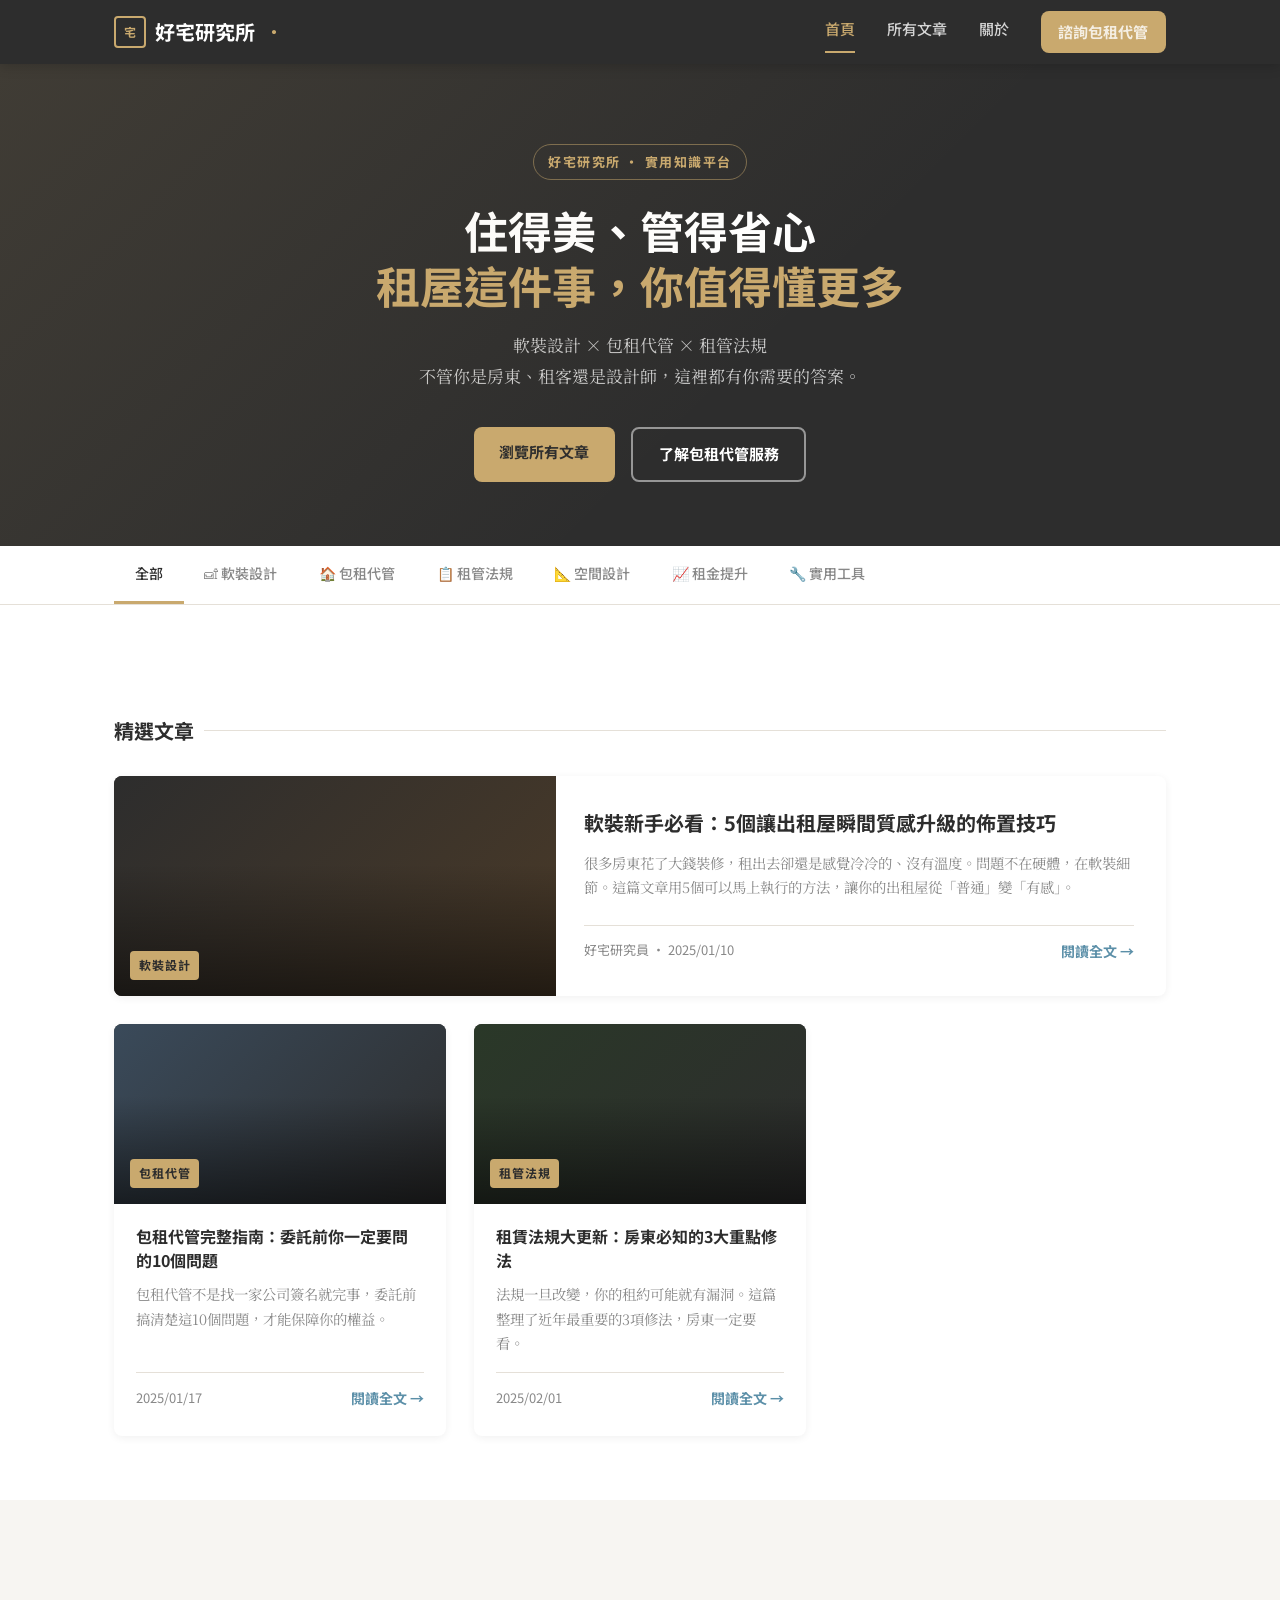
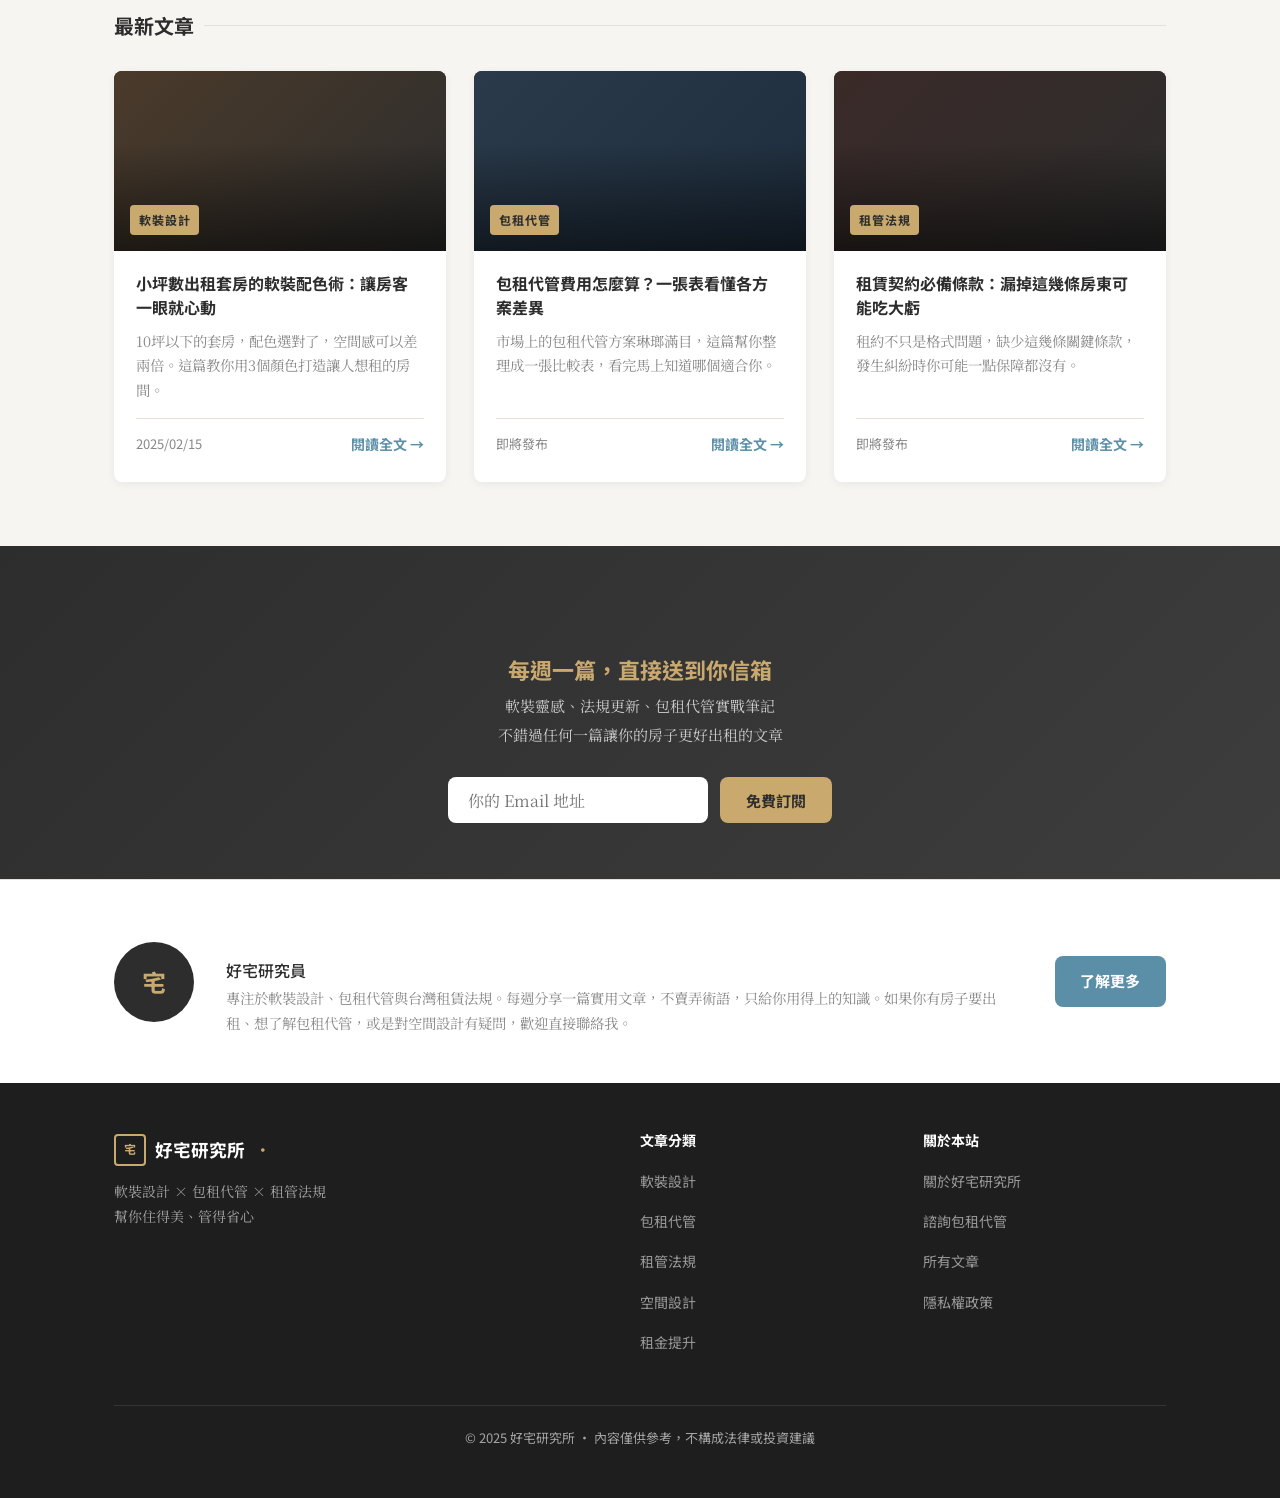
<file: index.html>
<!DOCTYPE html>
<html lang="zh-Hant">
<head>
  <meta charset="UTF-8">
  <meta name="viewport" content="width=device-width, initial-scale=1.0">
  <title>好宅研究所｜軟裝設計 × 包租代管 × 租管法規</title>
  <meta name="description" content="專注軟裝設計、包租代管與租賃法規的實用知識，幫房東與租客都住得更好、管得更省心。">
  <meta property="og:title" content="好宅研究所｜軟裝設計 × 包租代管 × 租管法規">
  <meta property="og:description" content="專注軟裝設計、包租代管與租賃法規的實用知識，幫房東與租客都住得更好、管得更省心。">
  <meta property="og:type" content="website">
  <meta property="og:url" content="https://sophiewulala.github.io/">
  <meta property="og:image" content="https://sophiewulala.github.io/images/og-cover.jpg">
  <meta property="og:site_name" content="好宅研究所">
  <meta property="og:locale" content="zh_TW">
  <meta name="twitter:card" content="summary_large_image">
  <meta name="twitter:title" content="好宅研究所｜軟裝設計 × 包租代管 × 租管法規">
  <meta name="twitter:description" content="專注軟裝設計、包租代管與租賃法規的實用知識，幫房東與租客都住得更好、管得更省心。">
  <meta name="twitter:image" content="https://sophiewulala.github.io/images/og-cover.jpg">
  <meta name="author" content="好宅研究員">
  <meta name="robots" content="index, follow">
  <meta name="google-site-verification" content="PdQmVaAbpzegAtezgHKVHOaPuI8Aa1mk_ZzTjcmYilo">
  <link rel="canonical" href="https://sophiewulala.github.io/">
  <link rel="icon" href="/favicon.svg" type="image/svg+xml">
  <link rel="sitemap" type="application/xml" href="/sitemap.xml">
  <link rel="stylesheet" href="css/style.css">
  <script type="application/ld+json">
  {
    "@context": "https://schema.org",
    "@type": "WebSite",
    "name": "好宅研究所",
    "url": "https://sophiewulala.github.io/",
    "description": "專注軟裝設計、包租代管與租賃法規的實用知識，幫房東與租客都住得更好、管得更省心。",
    "inLanguage": "zh-TW",
    "publisher": {
      "@type": "Person",
      "name": "好宅研究員"
    },
    "potentialAction": {
      "@type": "SearchAction",
      "target": "https://sophiewulala.github.io/articles.html?q={search_term_string}",
      "query-input": "required name=search_term_string"
    }
  }
  </script>
</head>
<body>

<!-- ── Header ── -->
<header class="site-header">
  <div class="container">
    <a href="index.html" class="site-logo">
      <div class="logo-icon">宅</div>
      好宅研究所<span class="accent">．</span>
    </a>
    <button class="nav-toggle" aria-label="開啟選單" onclick="toggleNav()">
      <span></span><span></span><span></span>
    </button>
    <nav class="site-nav" id="siteNav">
      <a href="index.html" class="active">首頁</a>
      <a href="articles.html">所有文章</a>
      <a href="about.html">關於</a>
      <a href="contact.html" class="nav-cta">諮詢包租代管</a>
    </nav>
  </div>
</header>

<!-- ── Hero ── -->
<section class="hero">
  <div class="container">
    <div class="hero-tag">好宅研究所 · 實用知識平台</div>
    <h1>住得美、管得省心<br><em>租屋這件事，你值得懂更多</em></h1>
    <p>軟裝設計 × 包租代管 × 租管法規<br>不管你是房東、租客還是設計師，這裡都有你需要的答案。</p>
    <div class="hero-actions">
      <a href="articles.html" class="btn btn--gold">瀏覽所有文章</a>
      <a href="contact.html" class="btn btn--outline">了解包租代管服務</a>
    </div>
  </div>
</section>

<!-- ── Category Bar ── -->
<nav class="category-bar">
  <div class="container">
    <a href="articles.html" class="cat-pill active">全部</a>
    <a href="category-soft-decor.html" class="cat-pill">🛋 軟裝設計</a>
    <a href="category-rental-mgmt.html" class="cat-pill">🏠 包租代管</a>
    <a href="category-law.html" class="cat-pill">📋 租管法規</a>
    <a href="category-space.html" class="cat-pill">📐 空間設計</a>
    <a href="category-income.html" class="cat-pill">📈 租金提升</a>
    <a href="category-tools.html" class="cat-pill">🔧 實用工具</a>
  </div>
</nav>

<!-- ── 精選文章 ── -->
<section class="section" style="background: var(--c-white);">
  <div class="container">
    <h2 class="section-title">精選文章</h2>
    <div class="card-grid">

      <!-- Featured -->
      <article class="card card--featured">
        <div class="card-thumb">
          <div class="card-thumb-bg" style="background: linear-gradient(135deg, #2D2D2D 0%, #4a3a28 100%);"></div>
          <div class="card-thumb-overlay"></div>
          <span class="card-category">軟裝設計</span>
        </div>
        <div class="card-body">
          <a href="articles/001-soft-decor-5tips.html" class="card-title" style="font-size:1.25rem; margin-bottom:.8rem; display:block;">
            軟裝新手必看：5個讓出租屋瞬間質感升級的佈置技巧
          </a>
          <p class="card-excerpt">很多房東花了大錢裝修，租出去卻還是感覺冷冷的、沒有溫度。問題不在硬體，在軟裝細節。這篇文章用5個可以馬上執行的方法，讓你的出租屋從「普通」變「有感」。</p>
          <div class="card-meta">
            <span>好宅研究員 · 2025/01/10</span>
            <a href="articles/001-soft-decor-5tips.html" class="card-read-more">閱讀全文 →</a>
          </div>
        </div>
      </article>

      <!-- Card 2 -->
      <article class="card">
        <div class="card-thumb">
          <div class="card-thumb-bg" style="background: linear-gradient(135deg, #3a4a5a 0%, #2D2D2D 100%);"></div>
          <div class="card-thumb-overlay"></div>
          <span class="card-category">包租代管</span>
        </div>
        <div class="card-body">
          <a href="articles/002-rental-mgmt-guide.html" class="card-title">
            包租代管完整指南：委託前你一定要問的10個問題
          </a>
          <p class="card-excerpt">包租代管不是找一家公司簽名就完事，委託前搞清楚這10個問題，才能保障你的權益。</p>
          <div class="card-meta">
            <span>2025/01/17</span>
            <a href="articles/002-rental-mgmt-guide.html" class="card-read-more">閱讀全文 →</a>
          </div>
        </div>
      </article>

      <!-- Card 3 -->
      <article class="card">
        <div class="card-thumb">
          <div class="card-thumb-bg" style="background: linear-gradient(135deg, #2a3828 0%, #2D2D2D 100%);"></div>
          <div class="card-thumb-overlay"></div>
          <span class="card-category">租管法規</span>
        </div>
        <div class="card-body">
          <a href="articles/003-rental-law-update.html" class="card-title">
            租賃法規大更新：房東必知的3大重點修法
          </a>
          <p class="card-excerpt">法規一旦改變，你的租約可能就有漏洞。這篇整理了近年最重要的3項修法，房東一定要看。</p>
          <div class="card-meta">
            <span>2025/02/01</span>
            <a href="articles/003-rental-law-update.html" class="card-read-more">閱讀全文 →</a>
          </div>
        </div>
      </article>

    </div>
  </div>
</section>

<!-- ── 最新文章 ── -->
<section class="section">
  <div class="container">
    <h2 class="section-title">最新文章</h2>
    <div class="card-grid">

      <article class="card">
        <div class="card-thumb">
          <div class="card-thumb-bg" style="background: linear-gradient(135deg, #4a3a2a 0%, #2D2D2D 100%);"></div>
          <div class="card-thumb-overlay"></div>
          <span class="card-category">軟裝設計</span>
        </div>
        <div class="card-body">
          <a href="articles/004-small-room-color.html" class="card-title">
            小坪數出租套房的軟裝配色術：讓房客一眼就心動
          </a>
          <p class="card-excerpt">10坪以下的套房，配色選對了，空間感可以差兩倍。這篇教你用3個顏色打造讓人想租的房間。</p>
          <div class="card-meta">
            <span>2025/02/15</span>
            <a href="articles/004-small-room-color.html" class="card-read-more">閱讀全文 →</a>
          </div>
        </div>
      </article>

      <article class="card">
        <div class="card-thumb">
          <div class="card-thumb-bg" style="background: linear-gradient(135deg, #2a3a4a 0%, #1E2D3D 100%);"></div>
          <div class="card-thumb-overlay"></div>
          <span class="card-category">包租代管</span>
        </div>
        <div class="card-body">
          <a href="articles/005-rental-mgmt-cost.html" class="card-title">
            包租代管費用怎麼算？一張表看懂各方案差異
          </a>
          <p class="card-excerpt">市場上的包租代管方案琳瑯滿目，這篇幫你整理成一張比較表，看完馬上知道哪個適合你。</p>
          <div class="card-meta">
            <span>即將發布</span>
            <a href="articles/005-rental-mgmt-cost.html" class="card-read-more">閱讀全文 →</a>
          </div>
        </div>
      </article>

      <article class="card">
        <div class="card-thumb">
          <div class="card-thumb-bg" style="background: linear-gradient(135deg, #3a2a28 0%, #2D2D2D 100%);"></div>
          <div class="card-thumb-overlay"></div>
          <span class="card-category">租管法規</span>
        </div>
        <div class="card-body">
          <a href="articles/006-lease-contract-clauses.html" class="card-title">
            租賃契約必備條款：漏掉這幾條房東可能吃大虧
          </a>
          <p class="card-excerpt">租約不只是格式問題，缺少這幾條關鍵條款，發生糾紛時你可能一點保障都沒有。</p>
          <div class="card-meta">
            <span>即將發布</span>
            <a href="articles/006-lease-contract-clauses.html" class="card-read-more">閱讀全文 →</a>
          </div>
        </div>
      </article>

    </div>
  </div>
</section>

<!-- ── 訂閱電子報 ── -->
<section class="subscribe-strip">
  <div class="container--narrow">
    <h2>每週一篇，直接送到你信箱</h2>
    <p>軟裝靈感、法規更新、包租代管實戰筆記<br>不錯過任何一篇讓你的房子更好出租的文章</p>
    <form class="subscribe-form" onsubmit="handleSubscribe(event)">
      <input type="email" placeholder="你的 Email 地址" required>
      <button type="submit" class="btn btn--gold">免費訂閱</button>
    </form>
  </div>
</section>

<!-- ── 關於作者 ── -->
<section class="about-strip">
  <div class="container">
    <div class="about-avatar">宅</div>
    <div>
      <h3>好宅研究員</h3>
      <p>專注於軟裝設計、包租代管與台灣租賃法規。每週分享一篇實用文章，不賣弄術語，只給你用得上的知識。如果你有房子要出租、想了解包租代管，或是對空間設計有疑問，歡迎直接聯絡我。</p>
    </div>
    <a href="about.html" class="btn btn--blue" style="flex-shrink:0; white-space:nowrap;">了解更多</a>
  </div>
</section>

<!-- ── Footer ── -->
<footer class="site-footer">
  <div class="container">
    <div class="footer-grid">
      <div class="footer-brand">
        <a href="index.html" class="site-logo" style="margin-bottom:.8rem; display:inline-flex;">
          <div class="logo-icon">宅</div>
          好宅研究所<span class="accent">．</span>
        </a>
        <p>軟裝設計 × 包租代管 × 租管法規<br>幫你住得美、管得省心</p>
      </div>
      <div class="footer-col">
        <h4>文章分類</h4>
        <ul>
          <li><a href="category-soft-decor.html">軟裝設計</a></li>
          <li><a href="category-rental-mgmt.html">包租代管</a></li>
          <li><a href="category-law.html">租管法規</a></li>
          <li><a href="category-space.html">空間設計</a></li>
          <li><a href="category-income.html">租金提升</a></li>
        </ul>
      </div>
      <div class="footer-col">
        <h4>關於本站</h4>
        <ul>
          <li><a href="about.html">關於好宅研究所</a></li>
          <li><a href="contact.html">諮詢包租代管</a></li>
          <li><a href="articles.html">所有文章</a></li>
          <li><a href="privacy.html">隱私權政策</a></li>
        </ul>
      </div>
    </div>
    <div class="footer-bottom">
      <p>© 2025 好宅研究所 · 內容僅供參考，不構成法律或投資建議</p>
    </div>
  </div>
</footer>

<script>
function toggleNav() {
  document.getElementById('siteNav').classList.toggle('open');
}
function handleSubscribe(e) {
  e.preventDefault();
  alert('感謝訂閱！我們會盡快與你確認。');
}
</script>
</body>
</html>
</file>
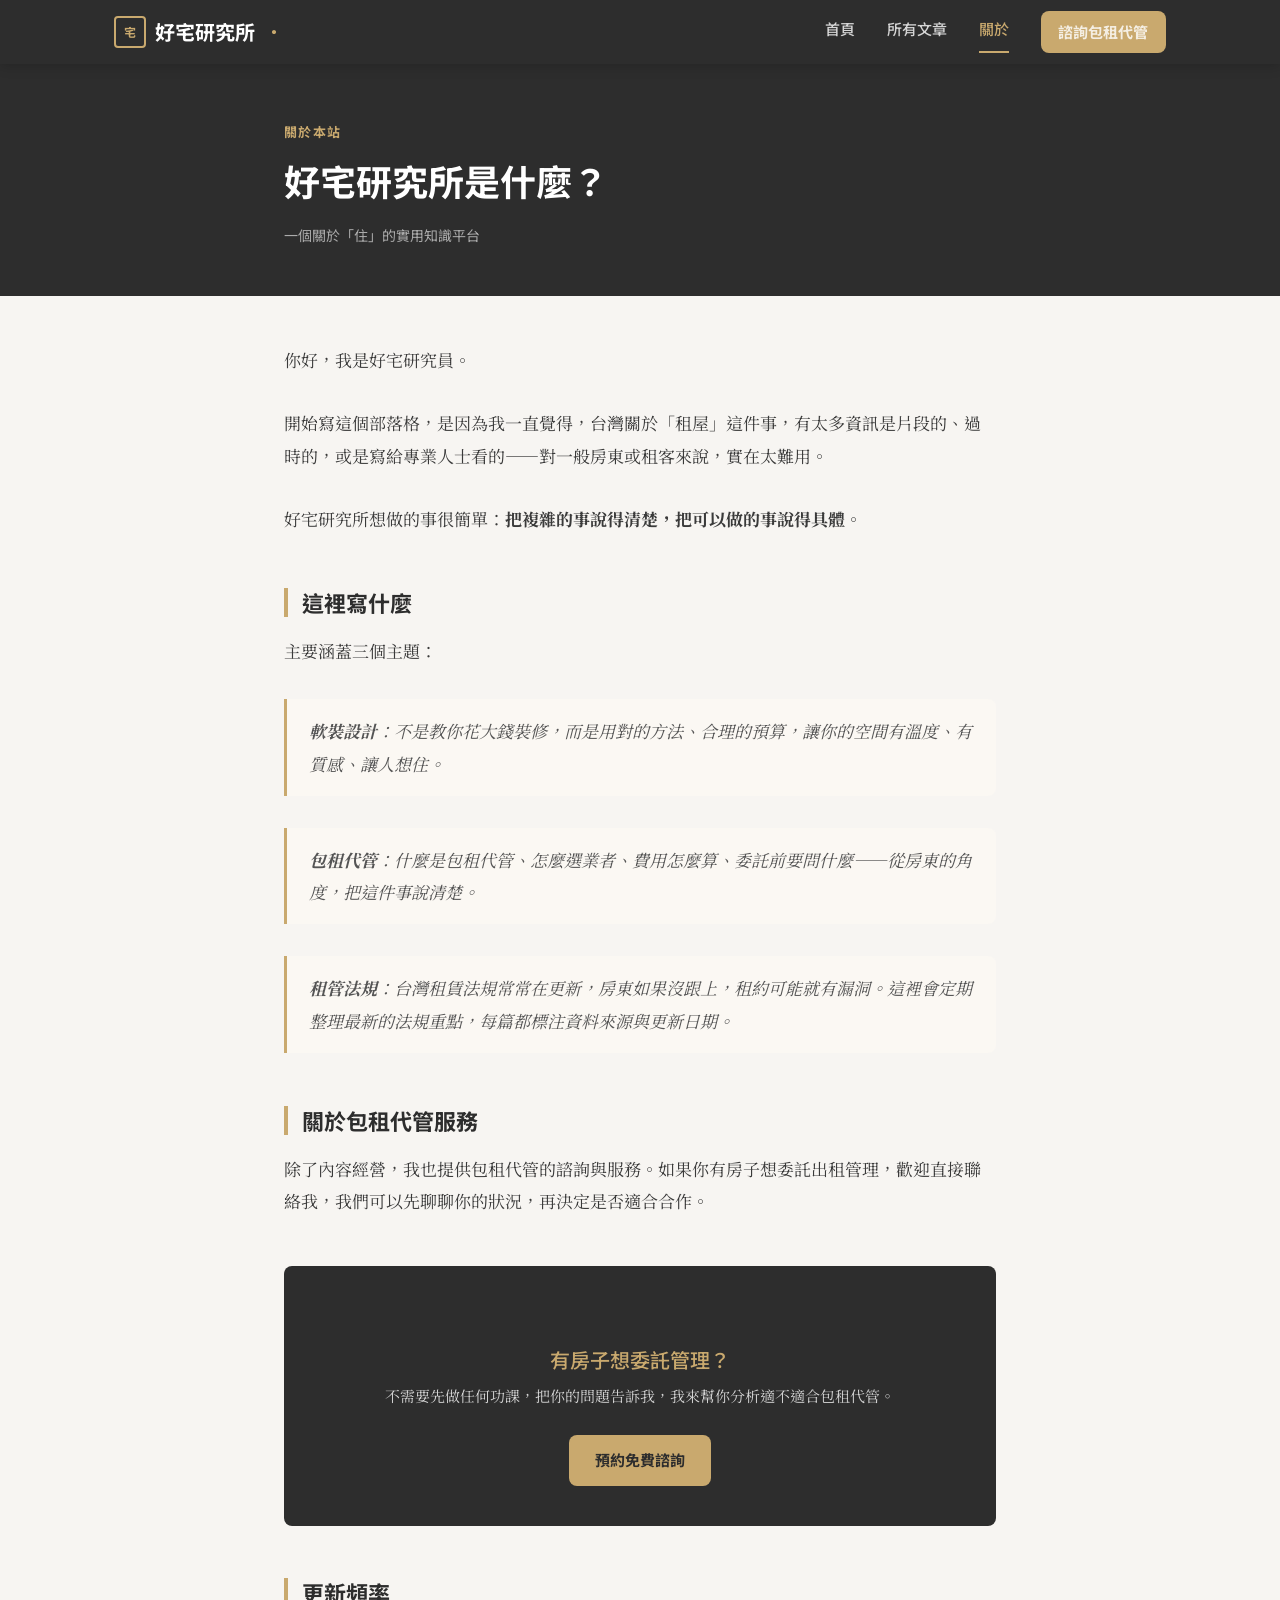
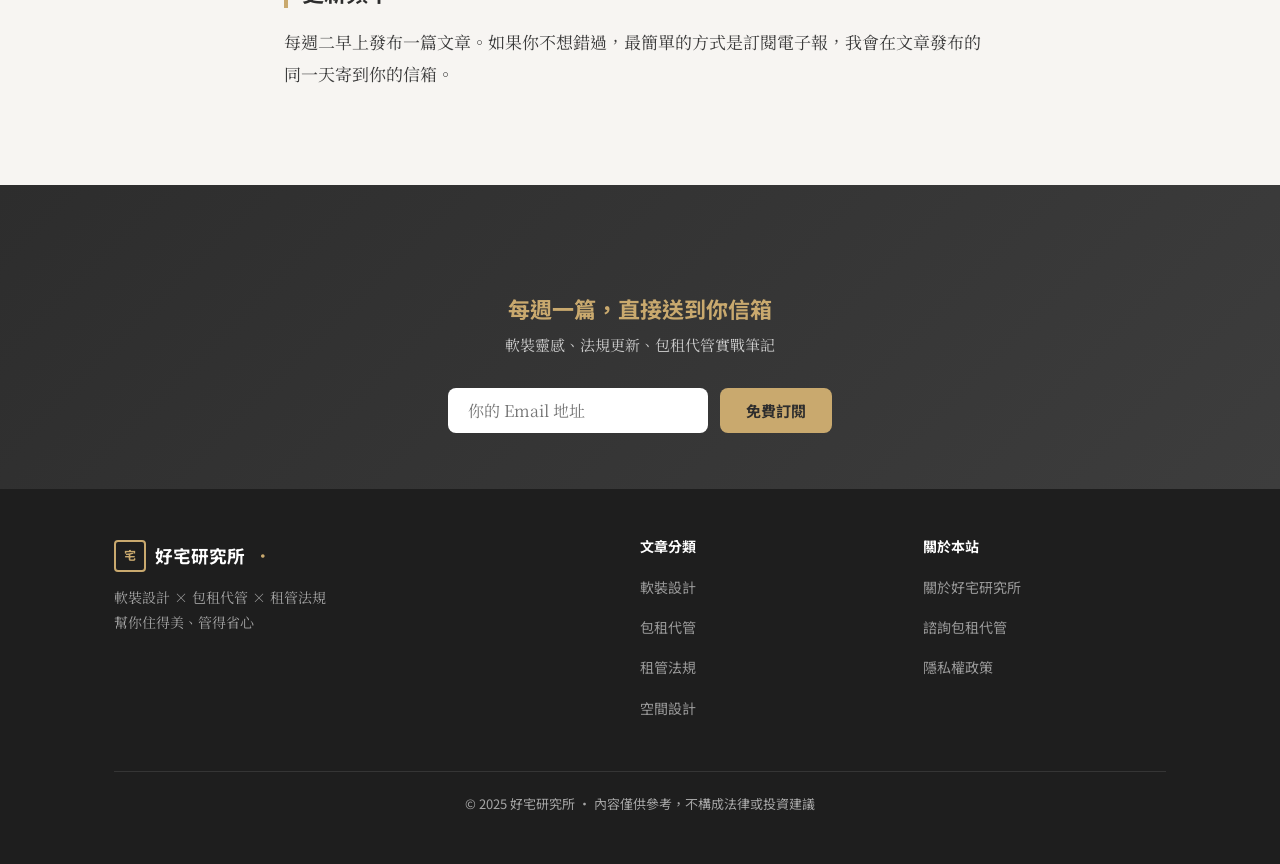
<file: about.html>
<!DOCTYPE html>
<html lang="zh-Hant">
<head>
  <meta charset="UTF-8">
  <meta name="viewport" content="width=device-width, initial-scale=1.0">
  <title>關於好宅研究所｜軟裝設計 × 包租代管 × 租管法規</title>
  <meta name="description" content="好宅研究所是專注軟裝設計、包租代管與台灣租賃法規的實用知識平台，幫房東與租客都住得更好、管得更省心。">
  <meta property="og:title" content="關於好宅研究所｜軟裝設計 × 包租代管 × 租管法規">
  <meta property="og:description" content="好宅研究所是專注軟裝設計、包租代管與台灣租賃法規的實用知識平台。">
  <meta property="og:type" content="website">
  <meta property="og:url" content="https://sophiewulala.github.io/about.html">
  <meta property="og:image" content="https://sophiewulala.github.io/images/og-cover.jpg">
  <meta property="og:site_name" content="好宅研究所">
  <meta name="twitter:card" content="summary_large_image">
  <meta name="author" content="好宅研究員">
  <meta name="robots" content="index, follow">
  <link rel="canonical" href="https://sophiewulala.github.io/about.html">
  <link rel="icon" href="/favicon.svg" type="image/svg+xml">
  <link rel="stylesheet" href="css/style.css">
  <script type="application/ld+json">
  {
    "@context": "https://schema.org",
    "@type": "AboutPage",
    "name": "關於好宅研究所",
    "url": "https://sophiewulala.github.io/about.html",
    "description": "好宅研究所是專注軟裝設計、包租代管與台灣租賃法規的實用知識平台。",
    "inLanguage": "zh-TW",
    "publisher": {
      "@type": "Person",
      "name": "好宅研究員",
      "url": "https://sophiewulala.github.io/about.html"
    }
  }
  </script>
</head>
<body>

<header class="site-header">
  <div class="container">
    <a href="index.html" class="site-logo">
      <div class="logo-icon">宅</div>
      好宅研究所<span class="accent">．</span>
    </a>
    <button class="nav-toggle" aria-label="開啟選單" onclick="toggleNav()">
      <span></span><span></span><span></span>
    </button>
    <nav class="site-nav" id="siteNav">
      <a href="index.html">首頁</a>
      <a href="articles.html">所有文章</a>
      <a href="about.html" class="active">關於</a>
      <a href="contact.html" class="nav-cta">諮詢包租代管</a>
    </nav>
  </div>
</header>

<div class="article-header">
  <div class="container--narrow">
    <div class="article-cat">關於本站</div>
    <h1>好宅研究所是什麼？</h1>
    <div class="article-meta">一個關於「住」的實用知識平台</div>
  </div>
</div>

<main class="article-body">
  <div class="container--narrow">

    <p>你好，我是好宅研究員。</p>

    <p>開始寫這個部落格，是因為我一直覺得，台灣關於「租屋」這件事，有太多資訊是片段的、過時的，或是寫給專業人士看的——對一般房東或租客來說，實在太難用。</p>

    <p>好宅研究所想做的事很簡單：<strong>把複雜的事說得清楚，把可以做的事說得具體</strong>。</p>

    <h2>這裡寫什麼</h2>

    <p>主要涵蓋三個主題：</p>

    <blockquote>
      <strong>軟裝設計</strong>：不是教你花大錢裝修，而是用對的方法、合理的預算，讓你的空間有溫度、有質感、讓人想住。
    </blockquote>

    <blockquote>
      <strong>包租代管</strong>：什麼是包租代管、怎麼選業者、費用怎麼算、委託前要問什麼——從房東的角度，把這件事說清楚。
    </blockquote>

    <blockquote>
      <strong>租管法規</strong>：台灣租賃法規常常在更新，房東如果沒跟上，租約可能就有漏洞。這裡會定期整理最新的法規重點，每篇都標注資料來源與更新日期。
    </blockquote>

    <h2>關於包租代管服務</h2>

    <p>除了內容經營，我也提供包租代管的諮詢與服務。如果你有房子想委託出租管理，歡迎直接聯絡我，我們可以先聊聊你的狀況，再決定是否適合合作。</p>

    <div class="cta-box">
      <h3>有房子想委託管理？</h3>
      <p>不需要先做任何功課，把你的問題告訴我，我來幫你分析適不適合包租代管。</p>
      <a href="contact.html" class="btn btn--gold">預約免費諮詢</a>
    </div>

    <h2>更新頻率</h2>
    <p>每週二早上發布一篇文章。如果你不想錯過，最簡單的方式是訂閱電子報，我會在文章發布的同一天寄到你的信箱。</p>

  </div>
</main>

<section class="subscribe-strip">
  <div class="container--narrow">
    <h2>每週一篇，直接送到你信箱</h2>
    <p>軟裝靈感、法規更新、包租代管實戰筆記</p>
    <form class="subscribe-form" onsubmit="handleSubscribe(event)">
      <input type="email" placeholder="你的 Email 地址" required>
      <button type="submit" class="btn btn--gold">免費訂閱</button>
    </form>
  </div>
</section>

<footer class="site-footer">
  <div class="container">
    <div class="footer-grid">
      <div class="footer-brand">
        <a href="index.html" class="site-logo" style="margin-bottom:.8rem; display:inline-flex;">
          <div class="logo-icon">宅</div>
          好宅研究所<span class="accent">．</span>
        </a>
        <p>軟裝設計 × 包租代管 × 租管法規<br>幫你住得美、管得省心</p>
      </div>
      <div class="footer-col">
        <h4>文章分類</h4>
        <ul>
          <li><a href="category-soft-decor.html">軟裝設計</a></li>
          <li><a href="category-rental-mgmt.html">包租代管</a></li>
          <li><a href="category-law.html">租管法規</a></li>
          <li><a href="category-space.html">空間設計</a></li>
        </ul>
      </div>
      <div class="footer-col">
        <h4>關於本站</h4>
        <ul>
          <li><a href="about.html">關於好宅研究所</a></li>
          <li><a href="contact.html">諮詢包租代管</a></li>
          <li><a href="privacy.html">隱私權政策</a></li>
        </ul>
      </div>
    </div>
    <div class="footer-bottom">
      <p>© 2025 好宅研究所 · 內容僅供參考，不構成法律或投資建議</p>
    </div>
  </div>
</footer>

<script>
function toggleNav() { document.getElementById('siteNav').classList.toggle('open'); }
function handleSubscribe(e) { e.preventDefault(); alert('感謝訂閱！'); }
</script>
</body>
</html>
</file>
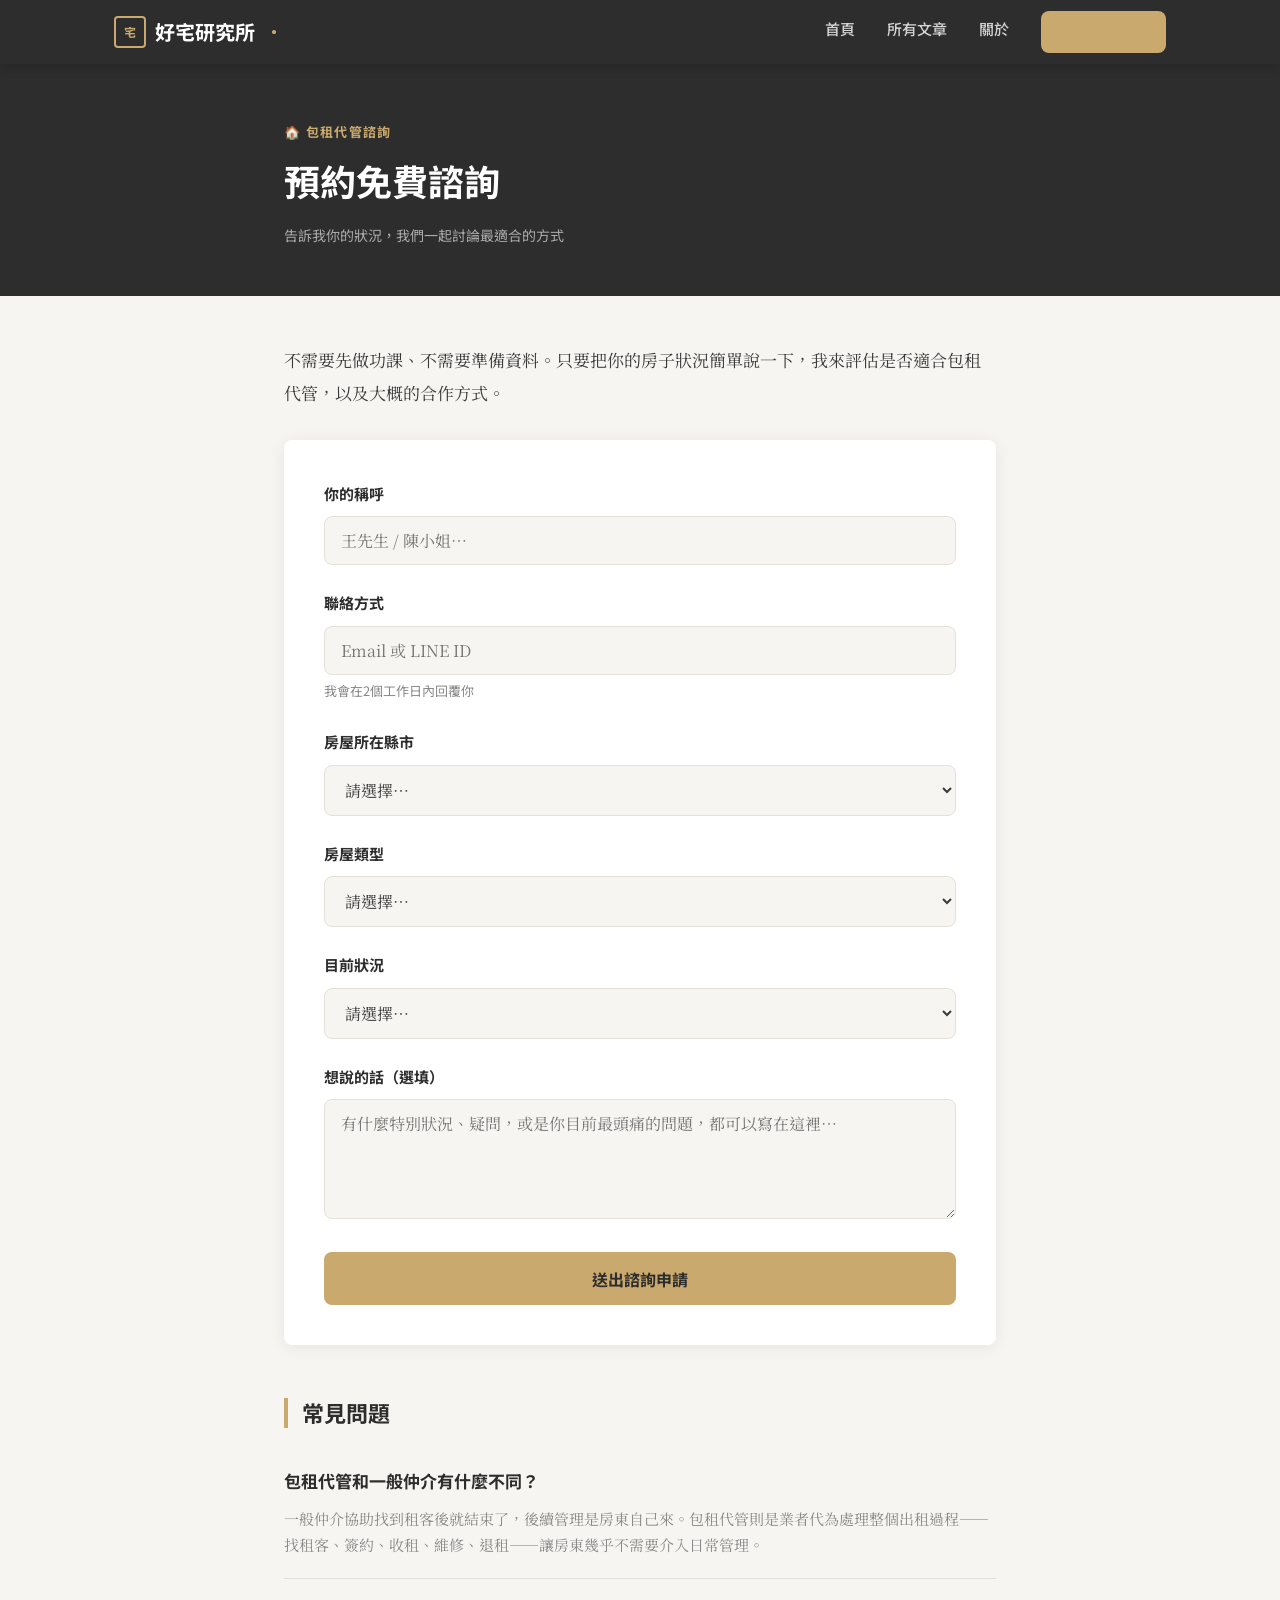
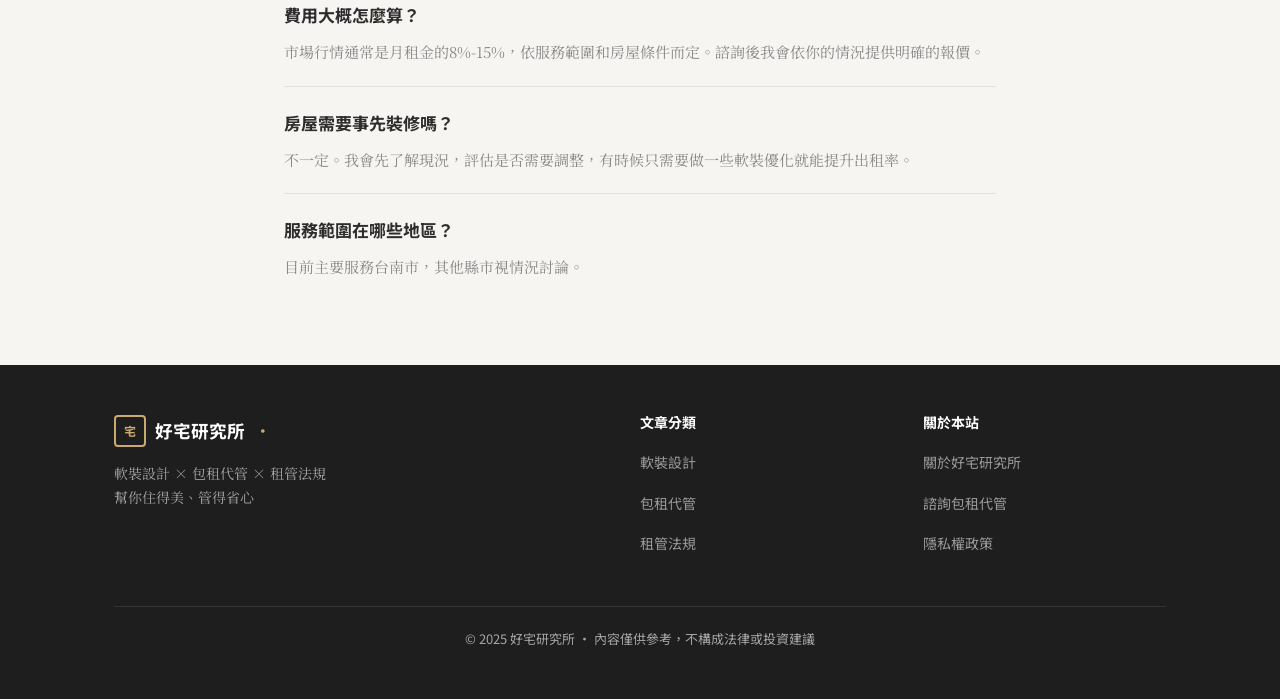
<file: contact.html>
<!DOCTYPE html>
<html lang="zh-Hant">
<head>
  <meta charset="UTF-8">
  <meta name="viewport" content="width=device-width, initial-scale=1.0">
  <title>諮詢包租代管服務｜好宅研究所</title>
  <meta name="description" content="有房子想委託出租管理？歡迎聯絡好宅研究所，預約免費諮詢，討論是否適合包租代管服務。">
  <meta property="og:title" content="諮詢包租代管服務｜好宅研究所">
  <meta property="og:description" content="有房子想委託出租管理？預約免費諮詢，討論是否適合包租代管服務。">
  <meta property="og:type" content="website">
  <meta property="og:url" content="https://sophiewulala.github.io/contact.html">
  <meta property="og:image" content="https://sophiewulala.github.io/images/og-cover.jpg">
  <meta property="og:site_name" content="好宅研究所">
  <meta name="twitter:card" content="summary_large_image">
  <meta name="author" content="好宅研究員">
  <meta name="robots" content="index, follow">
  <link rel="canonical" href="https://sophiewulala.github.io/contact.html">
  <link rel="icon" href="/favicon.svg" type="image/svg+xml">
  <link rel="stylesheet" href="css/style.css">
  <script type="application/ld+json">
  {
    "@context": "https://schema.org",
    "@type": "ContactPage",
    "name": "諮詢包租代管服務",
    "url": "https://sophiewulala.github.io/contact.html",
    "description": "有房子想委託出租管理？預約免費諮詢，討論是否適合包租代管服務。",
    "inLanguage": "zh-TW",
    "publisher": {
      "@type": "Person",
      "name": "好宅研究員"
    }
  }
  </script>
  <style>
    .contact-form-wrap {
      background: var(--c-white); border-radius: var(--radius);
      padding: 2.5rem; box-shadow: 0 2px 16px rgba(0,0,0,.07);
    }
    .form-group { margin-bottom: 1.5rem; }
    .form-group label {
      display: block; font-family: var(--f-title); font-size: .9375rem;
      font-weight: 700; color: var(--c-charcoal); margin-bottom: .5rem;
    }
    .form-group input, .form-group textarea, .form-group select {
      width: 100%; padding: .75rem 1rem; border-radius: var(--radius);
      border: 1.5px solid var(--c-border); font-size: 1rem;
      font-family: var(--f-body); background: var(--c-cream);
      color: var(--c-text); transition: border-color .2s;
    }
    .form-group input:focus, .form-group textarea:focus, .form-group select:focus {
      outline: none; border-color: var(--c-gold); background: var(--c-white);
    }
    .form-group textarea { min-height: 120px; resize: vertical; }
    .form-hint { font-size: .8125rem; color: var(--c-muted); margin-top: .3rem; font-family: var(--f-title); }
    .faq-item { border-bottom: 1px solid var(--c-border); padding: 1.25rem 0; }
    .faq-item:last-child { border-bottom: none; }
    .faq-q { font-family: var(--f-title); font-weight: 700; color: var(--c-charcoal); margin-bottom: .5rem; }
    .faq-a { color: var(--c-muted); font-size: .9375rem; line-height: 1.75; }
  </style>
</head>
<body>

<header class="site-header">
  <div class="container">
    <a href="index.html" class="site-logo">
      <div class="logo-icon">宅</div>
      好宅研究所<span class="accent">．</span>
    </a>
    <button class="nav-toggle" aria-label="開啟選單" onclick="toggleNav()">
      <span></span><span></span><span></span>
    </button>
    <nav class="site-nav" id="siteNav">
      <a href="index.html">首頁</a>
      <a href="articles.html">所有文章</a>
      <a href="about.html">關於</a>
      <a href="contact.html" class="nav-cta active">諮詢包租代管</a>
    </nav>
  </div>
</header>

<div class="article-header">
  <div class="container--narrow">
    <div class="article-cat">🏠 包租代管諮詢</div>
    <h1>預約免費諮詢</h1>
    <div class="article-meta">告訴我你的狀況，我們一起討論最適合的方式</div>
  </div>
</div>

<main class="article-body">
  <div class="container--narrow">

    <p>不需要先做功課、不需要準備資料。只要把你的房子狀況簡單說一下，我來評估是否適合包租代管，以及大概的合作方式。</p>

    <div class="contact-form-wrap">
      <form action="https://formspree.io/f/xwvdppdq" method="POST">

        <div class="form-group">
          <label for="f-name">你的稱呼</label>
          <input id="f-name" type="text" name="name" placeholder="王先生 / 陳小姐…" required>
        </div>

        <div class="form-group">
          <label for="f-contact">聯絡方式</label>
          <input id="f-contact" type="text" name="contact" placeholder="Email 或 LINE ID" required>
          <p class="form-hint">我會在2個工作日內回覆你</p>
        </div>

        <div class="form-group">
          <label for="f-city">房屋所在縣市</label>
          <select id="f-city" name="city">
            <option value="">請選擇…</option>
            <option value="台南市">台南市</option>
            <option value="高雄市">高雄市</option>
            <option value="台中市">台中市</option>
            <option value="台北市">台北市</option>
            <option value="新北市">新北市</option>
            <option value="其他">其他</option>
          </select>
        </div>

        <div class="form-group">
          <label for="f-type">房屋類型</label>
          <select id="f-type" name="house_type">
            <option value="">請選擇…</option>
            <option value="套房">套房（獨立衛浴）</option>
            <option value="一房一廳">一房一廳（含衛浴）</option>
            <option value="兩房以上">兩房以上</option>
            <option value="整棟">整棟出租（多間）</option>
            <option value="商業">商業用途（辦公室/店面）</option>
          </select>
        </div>

        <div class="form-group">
          <label for="f-status">目前狀況</label>
          <select id="f-status" name="current_status">
            <option value="">請選擇…</option>
            <option value="空屋">空屋，還沒租出去</option>
            <option value="有租客">有租客，但想委託人管理</option>
            <option value="裝修中">還在裝修中，未來打算出租</option>
            <option value="了解">只是想先了解看看</option>
          </select>
        </div>

        <div class="form-group">
          <label for="f-message">想說的話（選填）</label>
          <textarea id="f-message" name="message" placeholder="有什麼特別狀況、疑問，或是你目前最頭痛的問題，都可以寫在這裡…"></textarea>
        </div>

        <button type="submit" class="btn btn--gold" style="width:100%; font-size:1rem; padding:.9rem;">送出諮詢申請</button>
      </form>
    </div>

    <h2>常見問題</h2>

    <div class="faq-item">
      <div class="faq-q">包租代管和一般仲介有什麼不同？</div>
      <div class="faq-a">一般仲介協助找到租客後就結束了，後續管理是房東自己來。包租代管則是業者代為處理整個出租過程——找租客、簽約、收租、維修、退租——讓房東幾乎不需要介入日常管理。</div>
    </div>
    <div class="faq-item">
      <div class="faq-q">費用大概怎麼算？</div>
      <div class="faq-a">市場行情通常是月租金的8%-15%，依服務範圍和房屋條件而定。諮詢後我會依你的情況提供明確的報價。</div>
    </div>
    <div class="faq-item">
      <div class="faq-q">房屋需要事先裝修嗎？</div>
      <div class="faq-a">不一定。我會先了解現況，評估是否需要調整，有時候只需要做一些軟裝優化就能提升出租率。</div>
    </div>
    <div class="faq-item">
      <div class="faq-q">服務範圍在哪些地區？</div>
      <div class="faq-a">目前主要服務台南市，其他縣市視情況討論。</div>
    </div>

  </div>
</main>

<footer class="site-footer">
  <div class="container">
    <div class="footer-grid">
      <div class="footer-brand">
        <a href="index.html" class="site-logo" style="margin-bottom:.8rem; display:inline-flex;">
          <div class="logo-icon">宅</div>
          好宅研究所<span class="accent">．</span>
        </a>
        <p>軟裝設計 × 包租代管 × 租管法規<br>幫你住得美、管得省心</p>
      </div>
      <div class="footer-col">
        <h4>文章分類</h4>
        <ul>
          <li><a href="category-soft-decor.html">軟裝設計</a></li>
          <li><a href="category-rental-mgmt.html">包租代管</a></li>
          <li><a href="category-law.html">租管法規</a></li>
        </ul>
      </div>
      <div class="footer-col">
        <h4>關於本站</h4>
        <ul>
          <li><a href="about.html">關於好宅研究所</a></li>
          <li><a href="contact.html">諮詢包租代管</a></li>
          <li><a href="privacy.html">隱私權政策</a></li>
        </ul>
      </div>
    </div>
    <div class="footer-bottom">
      <p>© 2025 好宅研究所 · 內容僅供參考，不構成法律或投資建議</p>
    </div>
  </div>
</footer>

<script>
function toggleNav() { document.getElementById('siteNav').classList.toggle('open'); }
</script>
</body>
</html>
</file>
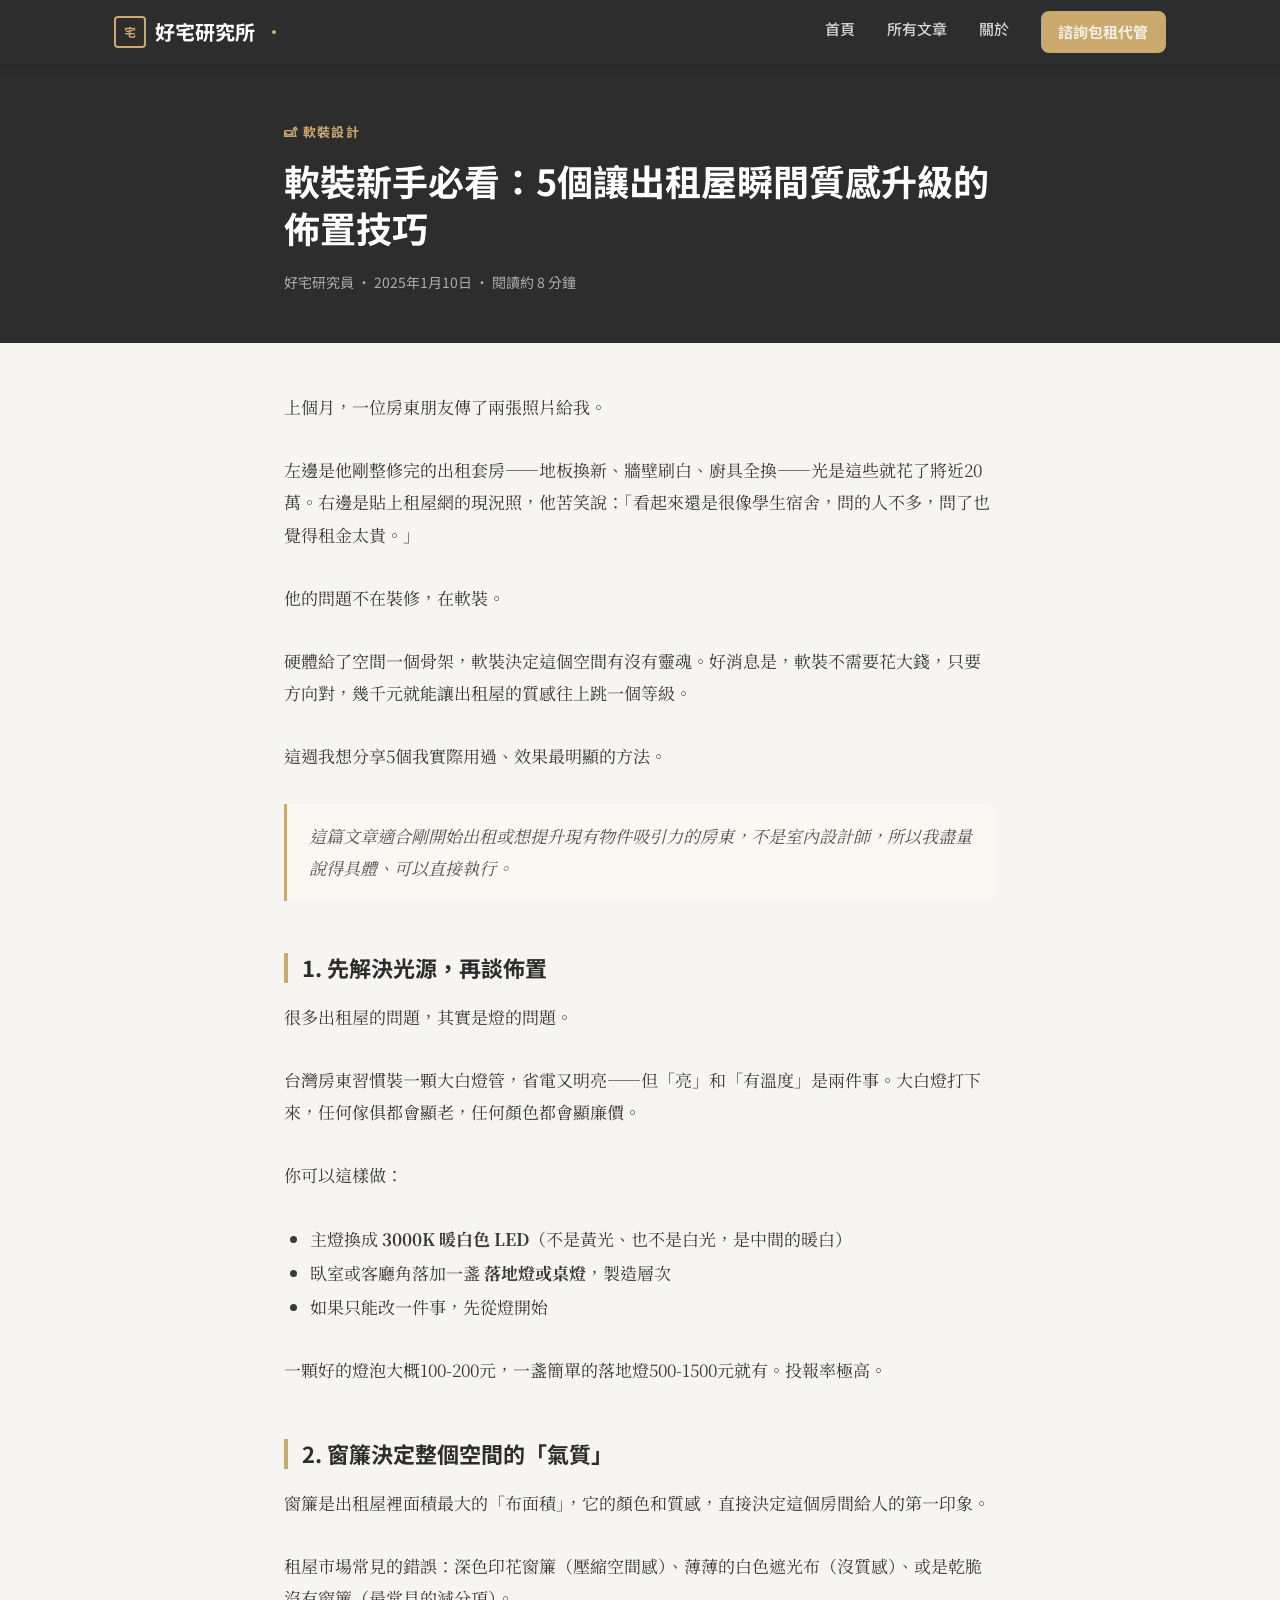
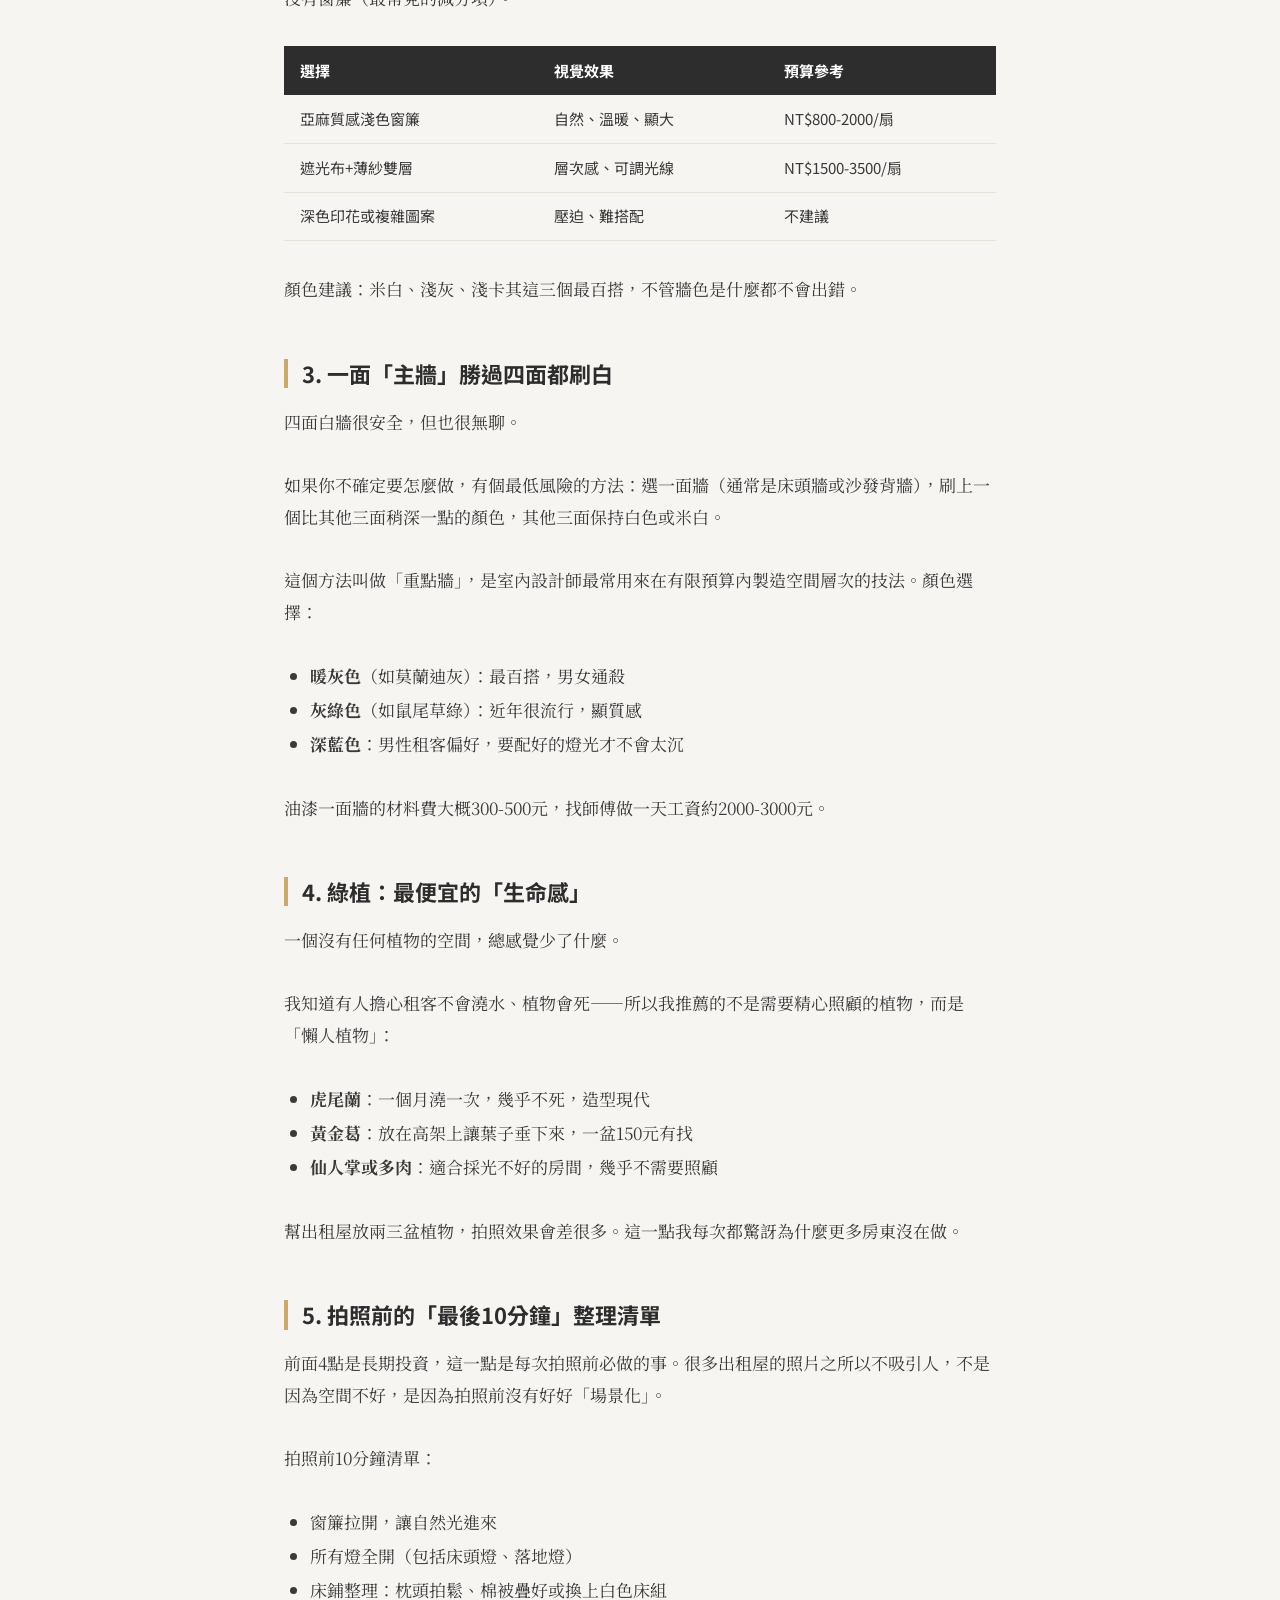
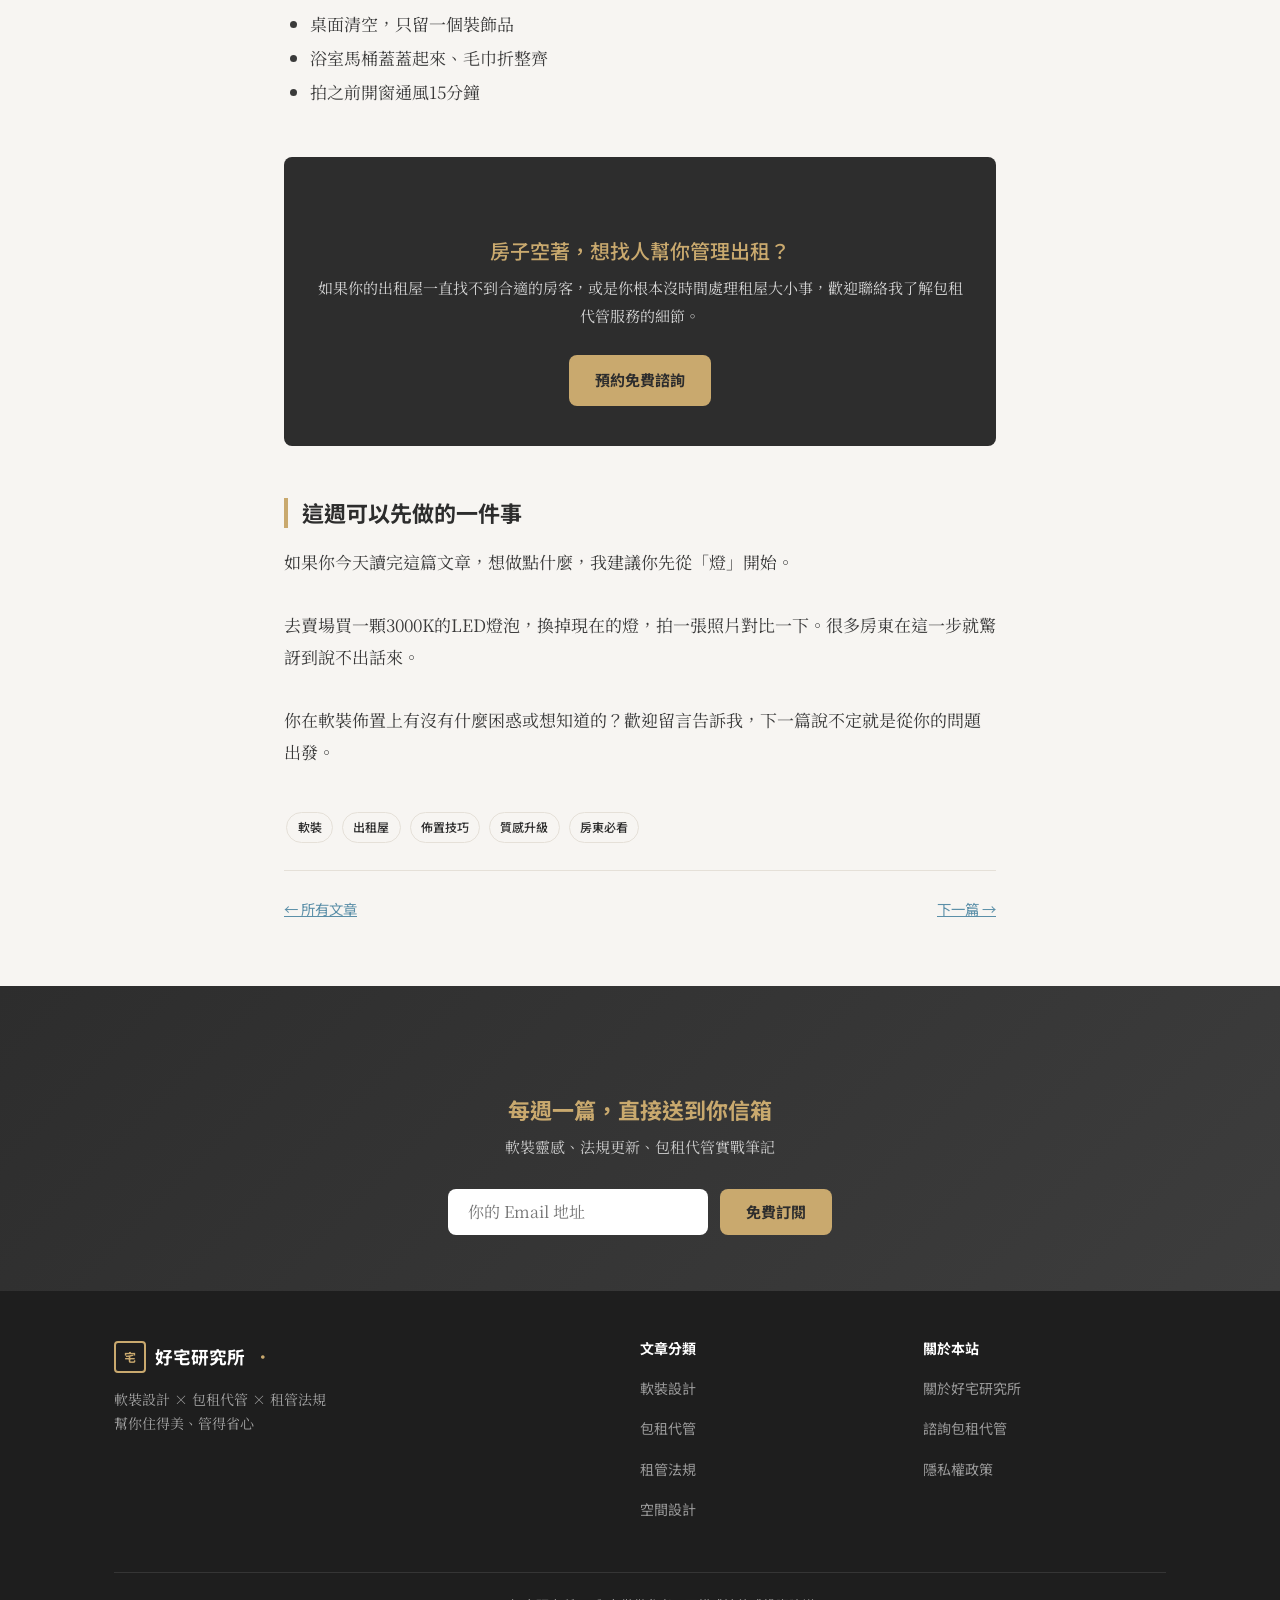
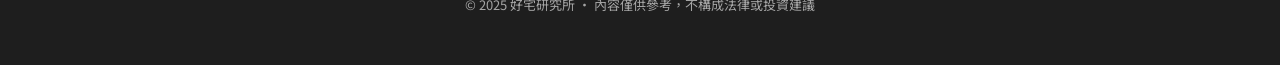
<file: articles/001-soft-decor-5tips.html>
<!DOCTYPE html>
<html lang="zh-Hant">
<head>
  <meta charset="UTF-8">
  <meta name="viewport" content="width=device-width, initial-scale=1.0">
  <title>軟裝新手必看：5個讓出租屋瞬間質感升級的佈置技巧｜好宅研究所</title>
  <meta name="description" content="很多房東花了大錢裝修，租出去卻還是感覺冷冷的。問題不在硬體，在軟裝細節。5個可以馬上執行的方法，讓你的出租屋從「普通」變「有感」。">
  <meta property="og:title" content="軟裝新手必看：5個讓出租屋瞬間質感升級的佈置技巧">
  <meta property="og:type" content="article">
  <link rel="stylesheet" href="../css/style.css">
</head>
<body>

<!-- Header -->
<header class="site-header">
  <div class="container">
    <a href="../index.html" class="site-logo">
      <div class="logo-icon">宅</div>
      好宅研究所<span class="accent">．</span>
    </a>
    <button class="nav-toggle" aria-label="開啟選單" onclick="toggleNav()">
      <span></span><span></span><span></span>
    </button>
    <nav class="site-nav" id="siteNav">
      <a href="../index.html">首頁</a>
      <a href="../articles.html">所有文章</a>
      <a href="../about.html">關於</a>
      <a href="../contact.html" class="nav-cta">諮詢包租代管</a>
    </nav>
  </div>
</header>

<!-- Article Header -->
<div class="article-header">
  <div class="container--narrow">
    <div class="article-cat">🛋 軟裝設計</div>
    <h1>軟裝新手必看：5個讓出租屋瞬間質感升級的佈置技巧</h1>
    <div class="article-meta">好宅研究員 · 2025年1月10日 · 閱讀約 8 分鐘</div>
  </div>
</div>

<!-- Article Body -->
<main class="article-body">
  <div class="container--narrow">

    <p>上個月，一位房東朋友傳了兩張照片給我。</p>

    <p>左邊是他剛整修完的出租套房——地板換新、牆壁刷白、廚具全換——光是這些就花了將近20萬。右邊是貼上租屋網的現況照，他苦笑說：「看起來還是很像學生宿舍，問的人不多，問了也覺得租金太貴。」</p>

    <p>他的問題不在裝修，在軟裝。</p>

    <p>硬體給了空間一個骨架，軟裝決定這個空間有沒有靈魂。好消息是，軟裝不需要花大錢，只要方向對，幾千元就能讓出租屋的質感往上跳一個等級。</p>

    <p>這週我想分享5個我實際用過、效果最明顯的方法。</p>

    <blockquote>
      這篇文章適合剛開始出租或想提升現有物件吸引力的房東，不是室內設計師，所以我盡量說得具體、可以直接執行。
    </blockquote>

    <h2>1. 先解決光源，再談佈置</h2>

    <p>很多出租屋的問題，其實是燈的問題。</p>

    <p>台灣房東習慣裝一顆大白燈管，省電又明亮——但「亮」和「有溫度」是兩件事。大白燈打下來，任何傢俱都會顯老，任何顏色都會顯廉價。</p>

    <p>你可以這樣做：</p>
    <ul style="margin: 0 0 1.8em 1.5em; line-height: 2;">
      <li>主燈換成 <strong>3000K 暖白色 LED</strong>（不是黃光、也不是白光，是中間的暖白）</li>
      <li>臥室或客廳角落加一盞 <strong>落地燈或桌燈</strong>，製造層次</li>
      <li>如果只能改一件事，先從燈開始</li>
    </ul>

    <p>一顆好的燈泡大概100-200元，一盞簡單的落地燈500-1500元就有。投報率極高。</p>

    <h2>2. 窗簾決定整個空間的「氣質」</h2>

    <p>窗簾是出租屋裡面積最大的「布面積」，它的顏色和質感，直接決定這個房間給人的第一印象。</p>

    <p>租屋市場常見的錯誤：深色印花窗簾（壓縮空間感）、薄薄的白色遮光布（沒質感）、或是乾脆沒有窗簾（最常見的減分項）。</p>

    <table>
      <thead>
        <tr><th>選擇</th><th>視覺效果</th><th>預算參考</th></tr>
      </thead>
      <tbody>
        <tr><td>亞麻質感淺色窗簾</td><td>自然、溫暖、顯大</td><td>NT$800-2000/扇</td></tr>
        <tr><td>遮光布+薄紗雙層</td><td>層次感、可調光線</td><td>NT$1500-3500/扇</td></tr>
        <tr><td>深色印花或複雜圖案</td><td>壓迫、難搭配</td><td>不建議</td></tr>
      </tbody>
    </table>

    <p>顏色建議：米白、淺灰、淺卡其這三個最百搭，不管牆色是什麼都不會出錯。</p>

    <h2>3. 一面「主牆」勝過四面都刷白</h2>

    <p>四面白牆很安全，但也很無聊。</p>

    <p>如果你不確定要怎麼做，有個最低風險的方法：選一面牆（通常是床頭牆或沙發背牆），刷上一個比其他三面稍深一點的顏色，其他三面保持白色或米白。</p>

    <p>這個方法叫做「重點牆」，是室內設計師最常用來在有限預算內製造空間層次的技法。顏色選擇：</p>

    <ul style="margin: 0 0 1.8em 1.5em; line-height: 2;">
      <li><strong>暖灰色</strong>（如莫蘭迪灰）：最百搭，男女通殺</li>
      <li><strong>灰綠色</strong>（如鼠尾草綠）：近年很流行，顯質感</li>
      <li><strong>深藍色</strong>：男性租客偏好，要配好的燈光才不會太沉</li>
    </ul>

    <p>油漆一面牆的材料費大概300-500元，找師傅做一天工資約2000-3000元。</p>

    <h2>4. 綠植：最便宜的「生命感」</h2>

    <p>一個沒有任何植物的空間，總感覺少了什麼。</p>

    <p>我知道有人擔心租客不會澆水、植物會死——所以我推薦的不是需要精心照顧的植物，而是「懶人植物」：</p>

    <ul style="margin: 0 0 1.8em 1.5em; line-height: 2;">
      <li><strong>虎尾蘭</strong>：一個月澆一次，幾乎不死，造型現代</li>
      <li><strong>黃金葛</strong>：放在高架上讓葉子垂下來，一盆150元有找</li>
      <li><strong>仙人掌或多肉</strong>：適合採光不好的房間，幾乎不需要照顧</li>
    </ul>

    <p>幫出租屋放兩三盆植物，拍照效果會差很多。這一點我每次都驚訝為什麼更多房東沒在做。</p>

    <h2>5. 拍照前的「最後10分鐘」整理清單</h2>

    <p>前面4點是長期投資，這一點是每次拍照前必做的事。很多出租屋的照片之所以不吸引人，不是因為空間不好，是因為拍照前沒有好好「場景化」。</p>

    <p>拍照前10分鐘清單：</p>

    <ul style="margin: 0 0 1.8em 1.5em; line-height: 2;">
      <li>窗簾拉開，讓自然光進來</li>
      <li>所有燈全開（包括床頭燈、落地燈）</li>
      <li>床鋪整理：枕頭拍鬆、棉被疊好或換上白色床組</li>
      <li>桌面清空，只留一個裝飾品</li>
      <li>浴室馬桶蓋蓋起來、毛巾折整齊</li>
      <li>拍之前開窗通風15分鐘</li>
    </ul>

    <div class="cta-box">
      <h3>房子空著，想找人幫你管理出租？</h3>
      <p>如果你的出租屋一直找不到合適的房客，或是你根本沒時間處理租屋大小事，歡迎聯絡我了解包租代管服務的細節。</p>
      <a href="../contact.html" class="btn btn--gold">預約免費諮詢</a>
    </div>

    <h2>這週可以先做的一件事</h2>

    <p>如果你今天讀完這篇文章，想做點什麼，我建議你先從「燈」開始。</p>

    <p>去賣場買一顆3000K的LED燈泡，換掉現在的燈，拍一張照片對比一下。很多房東在這一步就驚訝到說不出話來。</p>

    <p>你在軟裝佈置上有沒有什麼困惑或想知道的？歡迎留言告訴我，下一篇說不定就是從你的問題出發。</p>

    <!-- Tags -->
    <div style="margin: 2.5rem 0 1rem;">
      <a href="#" class="tag">軟裝</a>
      <a href="#" class="tag">出租屋</a>
      <a href="#" class="tag">佈置技巧</a>
      <a href="#" class="tag">質感升級</a>
      <a href="#" class="tag">房東必看</a>
    </div>

    <!-- Nav -->
    <div style="display:flex; justify-content:space-between; border-top:1px solid var(--c-border); padding-top:1.5rem; margin-top:1.5rem; font-family:var(--f-title); font-size:.9rem;">
      <a href="../articles.html" style="color:var(--c-blue);">← 所有文章</a>
      <a href="002-rental-mgmt-guide.html" style="color:var(--c-blue);">下一篇 →</a>
    </div>

  </div>
</main>

<!-- Subscribe -->
<section class="subscribe-strip">
  <div class="container--narrow">
    <h2>每週一篇，直接送到你信箱</h2>
    <p>軟裝靈感、法規更新、包租代管實戰筆記</p>
    <form class="subscribe-form" onsubmit="handleSubscribe(event)">
      <input type="email" placeholder="你的 Email 地址" required>
      <button type="submit" class="btn btn--gold">免費訂閱</button>
    </form>
  </div>
</section>

<!-- Footer -->
<footer class="site-footer">
  <div class="container">
    <div class="footer-grid">
      <div class="footer-brand">
        <a href="../index.html" class="site-logo" style="margin-bottom:.8rem; display:inline-flex;">
          <div class="logo-icon">宅</div>
          好宅研究所<span class="accent">．</span>
        </a>
        <p>軟裝設計 × 包租代管 × 租管法規<br>幫你住得美、管得省心</p>
      </div>
      <div class="footer-col">
        <h4>文章分類</h4>
        <ul>
          <li><a href="../category-soft-decor.html">軟裝設計</a></li>
          <li><a href="../category-rental-mgmt.html">包租代管</a></li>
          <li><a href="../category-law.html">租管法規</a></li>
          <li><a href="../category-space.html">空間設計</a></li>
        </ul>
      </div>
      <div class="footer-col">
        <h4>關於本站</h4>
        <ul>
          <li><a href="../about.html">關於好宅研究所</a></li>
          <li><a href="../contact.html">諮詢包租代管</a></li>
          <li><a href="../privacy.html">隱私權政策</a></li>
        </ul>
      </div>
    </div>
    <div class="footer-bottom">
      <p>© 2025 好宅研究所 · 內容僅供參考，不構成法律或投資建議</p>
    </div>
  </div>
</footer>

<script>
function toggleNav() {
  document.getElementById('siteNav').classList.toggle('open');
}
function handleSubscribe(e) {
  e.preventDefault();
  alert('感謝訂閱！我們會盡快與你確認。');
}
</script>
</body>
</html>
</file>
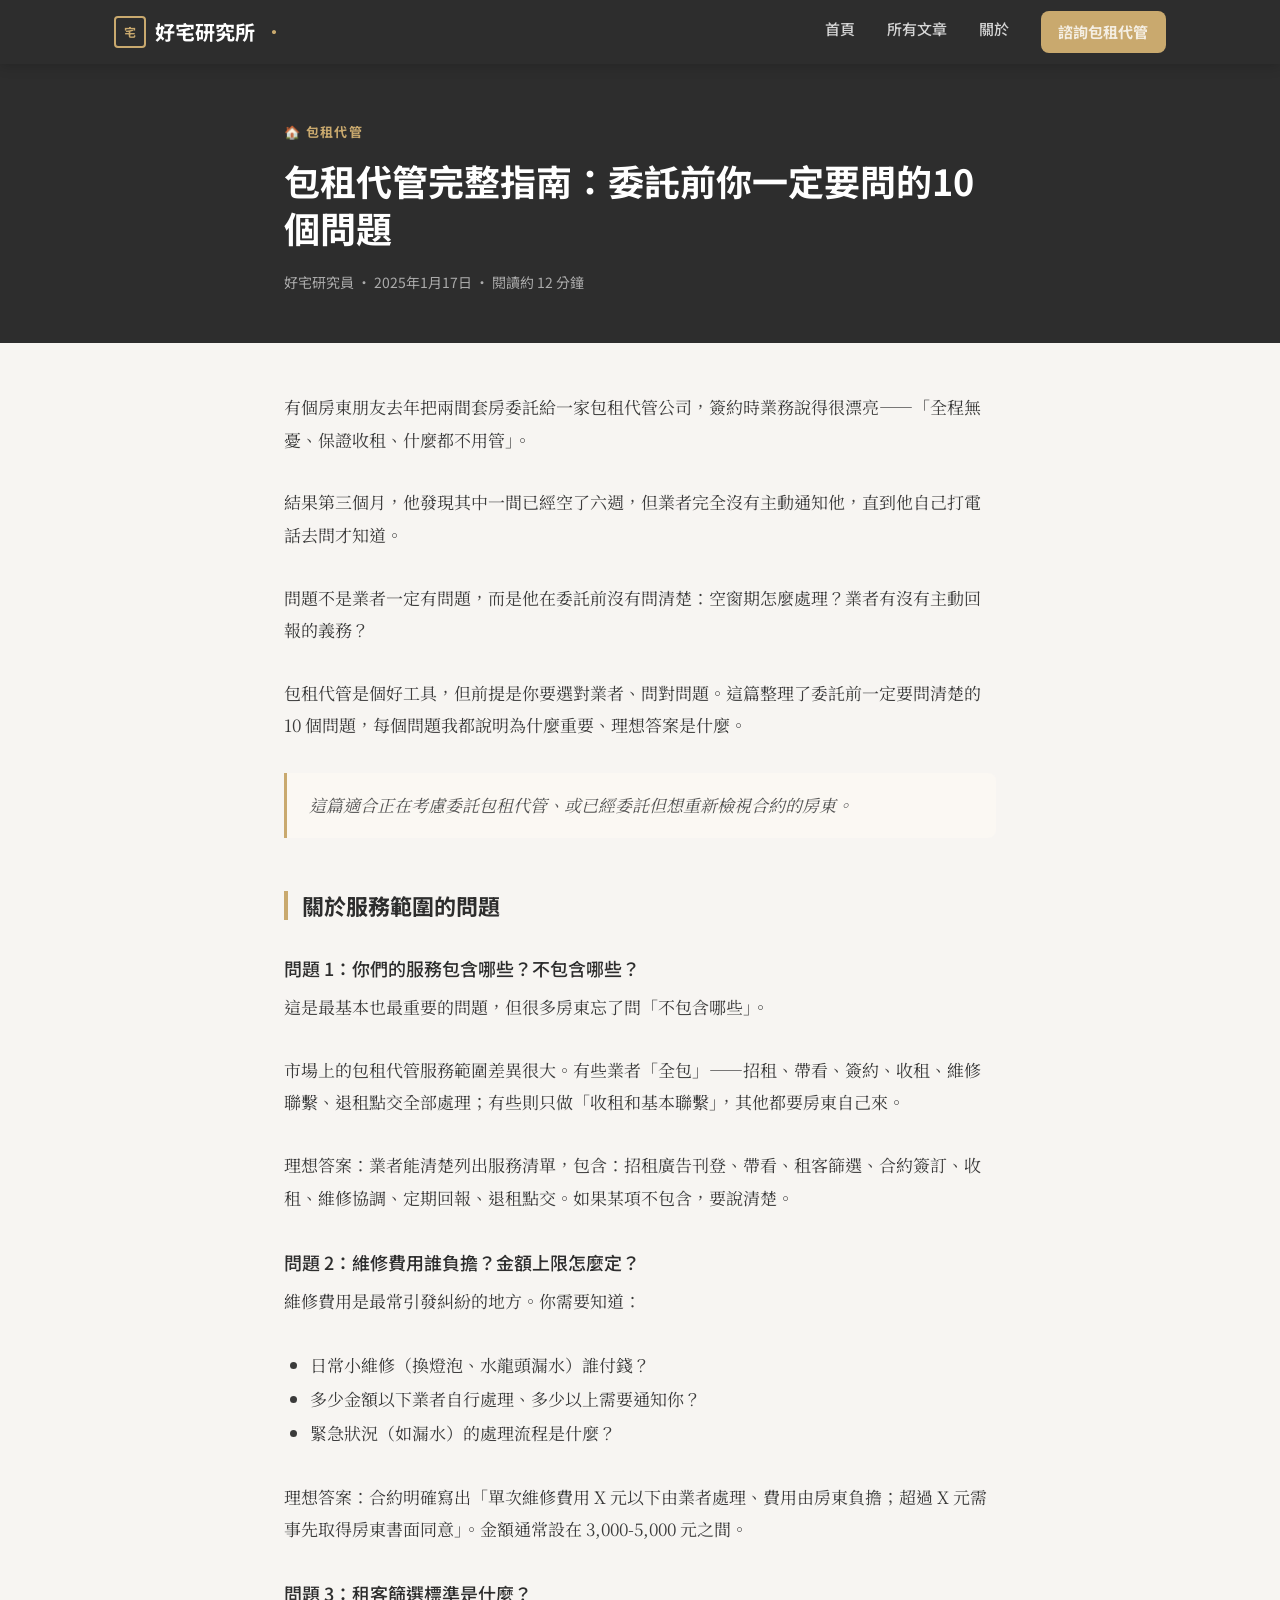
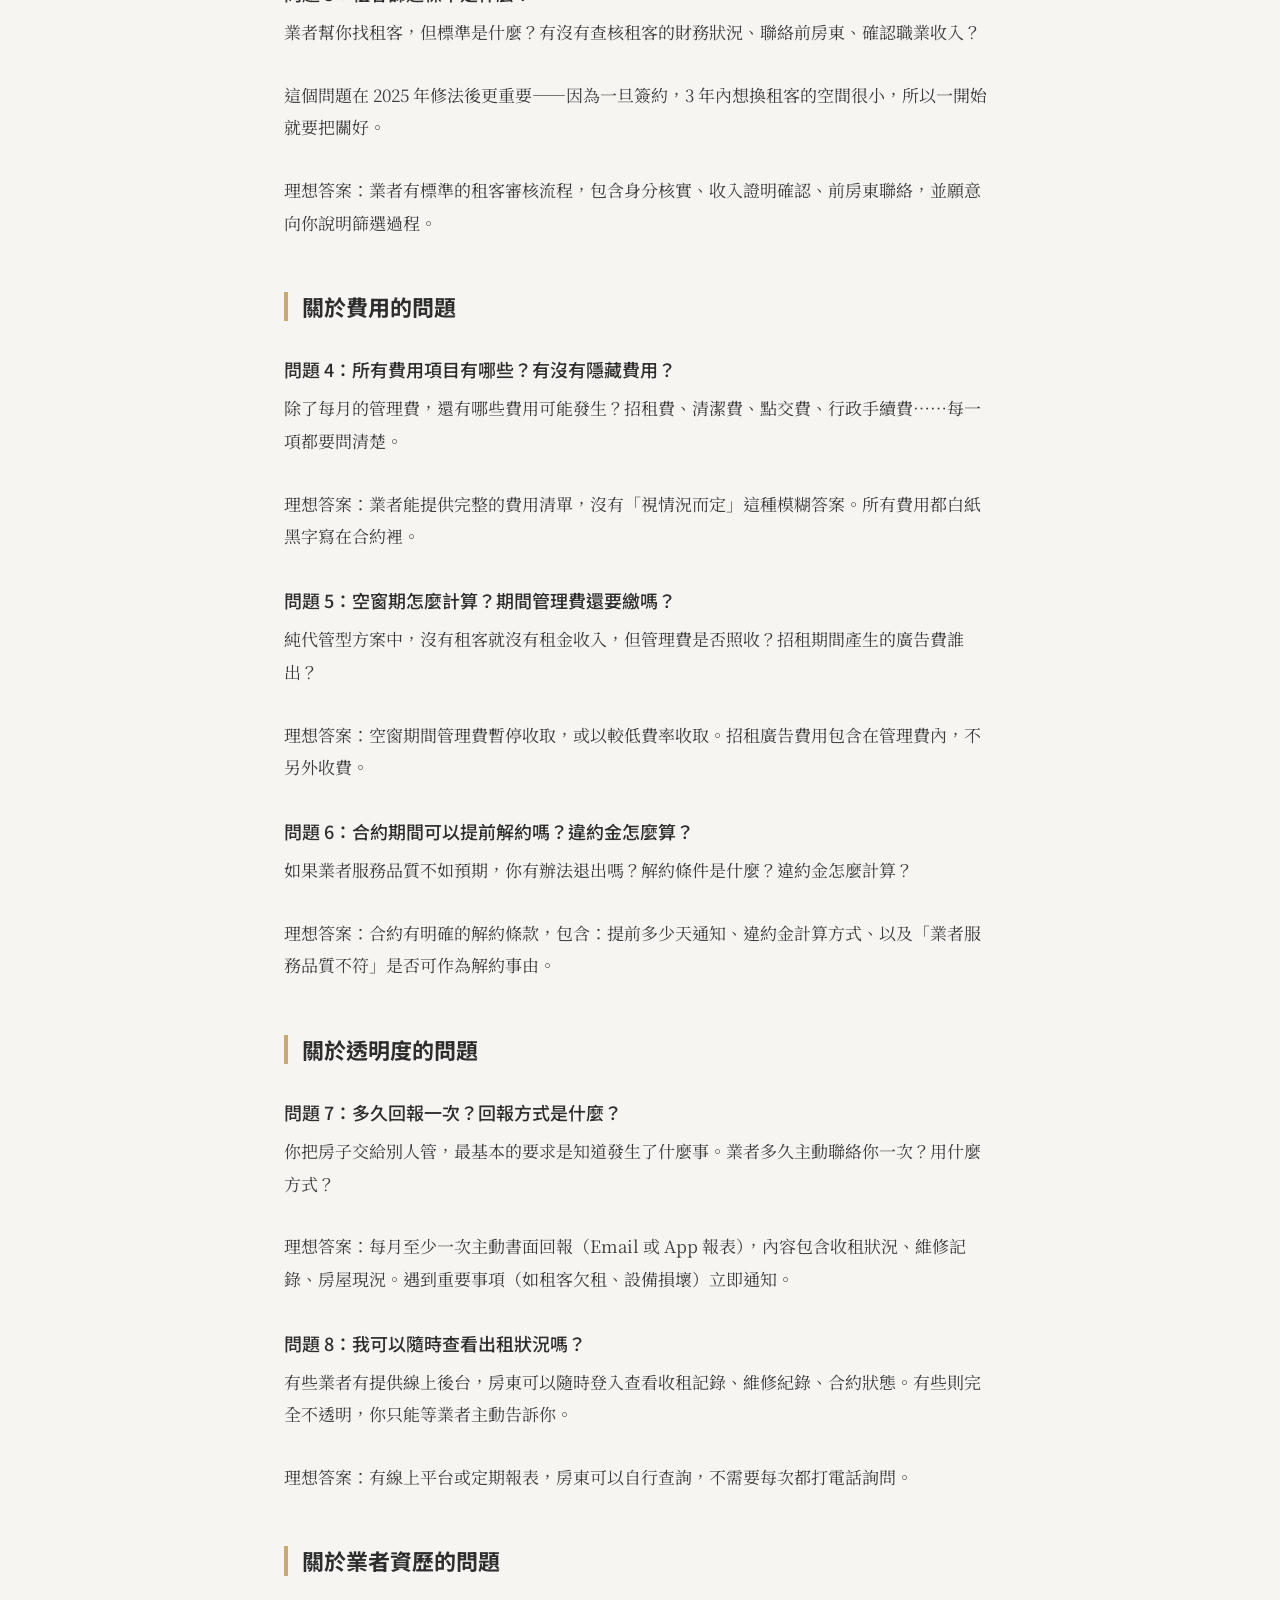
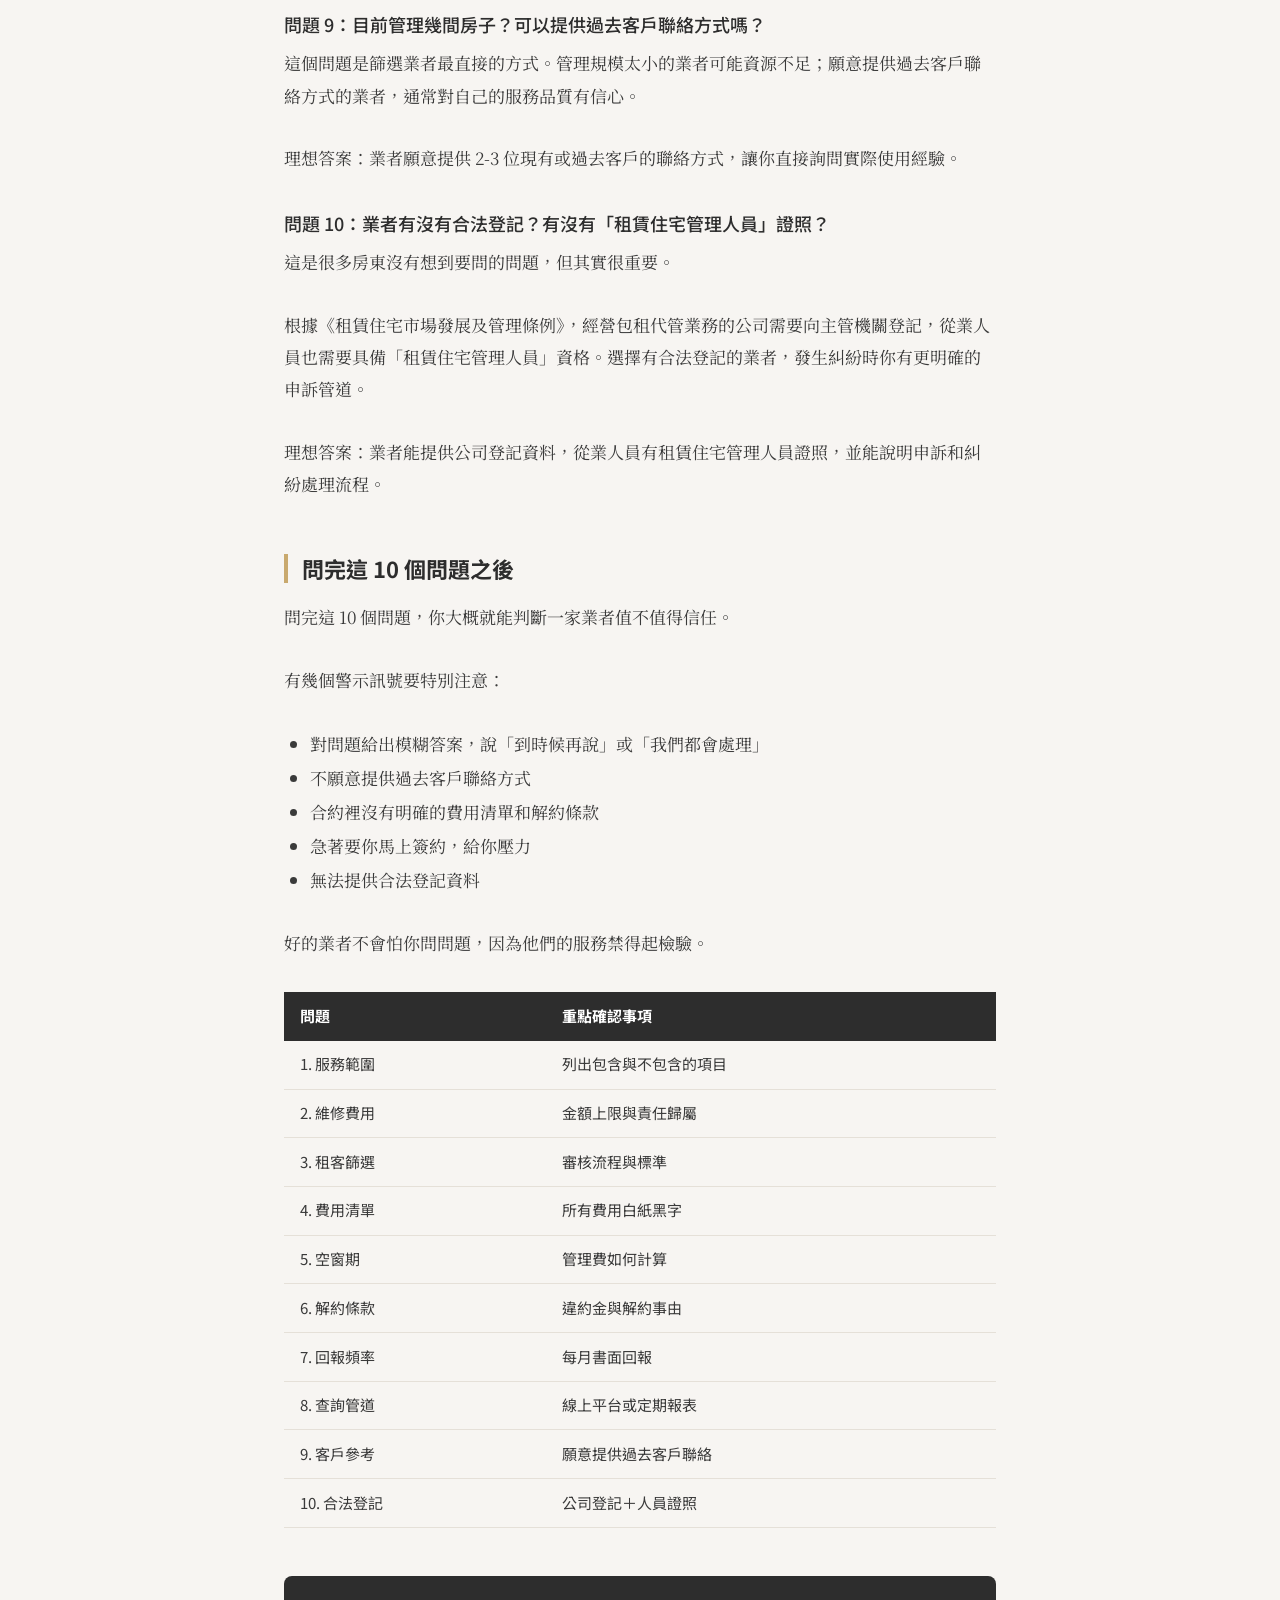
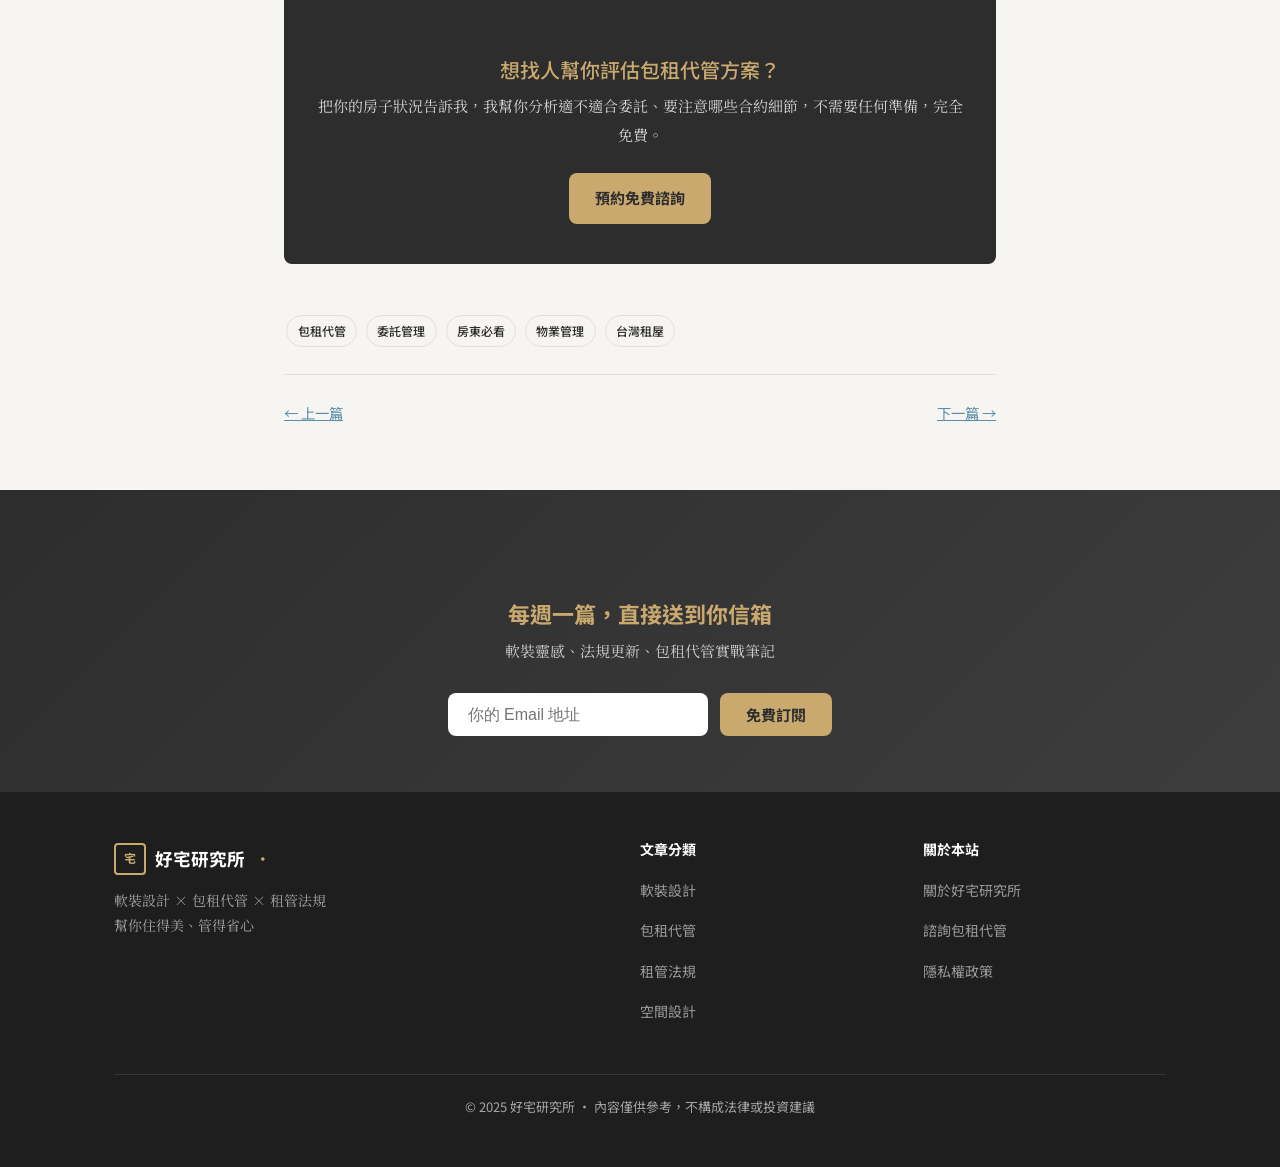
<file: articles/002-rental-mgmt-guide.html>
<!DOCTYPE html>
<html lang="zh-Hant">
<head>
  <meta charset="UTF-8">
  <meta name="viewport" content="width=device-width, initial-scale=1.0">
  <title>包租代管完整指南：委託前你一定要問的10個問題｜好宅研究所</title>
  <meta name="description" content="包租代管不是找一家公司簽名就完事，委託前搞清楚這10個問題，才能保障你的權益。房東必看的完整指南。">
  <meta property="og:title" content="包租代管完整指南：委託前你一定要問的10個問題">
  <meta property="og:description" content="包租代管不是找一家公司簽名就完事，委託前搞清楚這10個問題，才能保障你的權益。">
  <meta property="og:type" content="article">
  <meta property="og:url" content="https://sophiewulala.github.io/articles/002-rental-mgmt-guide.html">
  <meta property="og:image" content="https://sophiewulala.github.io/images/articles/002-rental-mgmt.jpg">
  <meta property="og:site_name" content="好宅研究所">
  <meta property="og:locale" content="zh_TW">
  <meta property="article:published_time" content="2025-01-17">
  <meta property="article:author" content="好宅研究員">
  <meta property="article:section" content="包租代管">
  <meta property="article:tag" content="包租代管,房東,委託管理,物業管理">
  <meta name="twitter:card" content="summary_large_image">
  <meta name="author" content="好宅研究員">
  <meta name="robots" content="index, follow">
  <link rel="canonical" href="https://sophiewulala.github.io/articles/002-rental-mgmt-guide.html">
  <link rel="icon" href="/favicon.svg" type="image/svg+xml">
  <link rel="stylesheet" href="../css/style.css">
  <script type="application/ld+json">
  {
    "@context": "https://schema.org",
    "@type": "Article",
    "headline": "包租代管完整指南：委託前你一定要問的10個問題",
    "description": "包租代管不是找一家公司簽名就完事，委託前搞清楚這10個問題，才能保障你的權益。房東必看的完整指南。",
    "url": "https://sophiewulala.github.io/articles/002-rental-mgmt-guide.html",
    "datePublished": "2025-01-17",
    "dateModified": "2025-01-17",
    "inLanguage": "zh-TW",
    "author": {
      "@type": "Person",
      "name": "好宅研究員",
      "url": "https://sophiewulala.github.io/about.html"
    },
    "publisher": {
      "@type": "Organization",
      "name": "好宅研究所",
      "url": "https://sophiewulala.github.io/"
    },
    "mainEntityOfPage": {
      "@type": "WebPage",
      "@id": "https://sophiewulala.github.io/articles/002-rental-mgmt-guide.html"
    },
    "articleSection": "包租代管",
    "keywords": ["包租代管", "房東", "委託管理", "物業管理", "台灣租屋"]
  }
  </script>
</head>
<body>

<header class="site-header">
  <div class="container">
    <a href="../index.html" class="site-logo">
      <div class="logo-icon">宅</div>
      好宅研究所<span class="accent">．</span>
    </a>
    <button class="nav-toggle" aria-label="開啟選單" onclick="toggleNav()">
      <span></span><span></span><span></span>
    </button>
    <nav class="site-nav" id="siteNav">
      <a href="../index.html">首頁</a>
      <a href="../articles.html">所有文章</a>
      <a href="../about.html">關於</a>
      <a href="../contact.html" class="nav-cta">諮詢包租代管</a>
    </nav>
  </div>
</header>

<div class="article-header">
  <div class="container--narrow">
    <div class="article-cat">🏠 包租代管</div>
    <h1>包租代管完整指南：委託前你一定要問的10個問題</h1>
    <div class="article-meta">好宅研究員 · 2025年1月17日 · 閱讀約 12 分鐘</div>
  </div>
</div>

<main class="article-body">
  <div class="container--narrow">

    <p>有個房東朋友去年把兩間套房委託給一家包租代管公司，簽約時業務說得很漂亮——「全程無憂、保證收租、什麼都不用管」。</p>

    <p>結果第三個月，他發現其中一間已經空了六週，但業者完全沒有主動通知他，直到他自己打電話去問才知道。</p>

    <p>問題不是業者一定有問題，而是他在委託前沒有問清楚：空窗期怎麼處理？業者有沒有主動回報的義務？</p>

    <p>包租代管是個好工具，但前提是你要選對業者、問對問題。這篇整理了委託前一定要問清楚的 10 個問題，每個問題我都說明為什麼重要、理想答案是什麼。</p>

    <blockquote>
      這篇適合正在考慮委託包租代管、或已經委託但想重新檢視合約的房東。
    </blockquote>

    <h2>關於服務範圍的問題</h2>

    <h3>問題 1：你們的服務包含哪些？不包含哪些？</h3>

    <p>這是最基本也最重要的問題，但很多房東忘了問「不包含哪些」。</p>

    <p>市場上的包租代管服務範圍差異很大。有些業者「全包」——招租、帶看、簽約、收租、維修聯繫、退租點交全部處理；有些則只做「收租和基本聯繫」，其他都要房東自己來。</p>

    <p>理想答案：業者能清楚列出服務清單，包含：招租廣告刊登、帶看、租客篩選、合約簽訂、收租、維修協調、定期回報、退租點交。如果某項不包含，要說清楚。</p>

    <h3>問題 2：維修費用誰負擔？金額上限怎麼定？</h3>

    <p>維修費用是最常引發糾紛的地方。你需要知道：</p>

    <ul style="margin: 0 0 1.8em 1.5em; line-height: 2;">
      <li>日常小維修（換燈泡、水龍頭漏水）誰付錢？</li>
      <li>多少金額以下業者自行處理、多少以上需要通知你？</li>
      <li>緊急狀況（如漏水）的處理流程是什麼？</li>
    </ul>

    <p>理想答案：合約明確寫出「單次維修費用 X 元以下由業者處理、費用由房東負擔；超過 X 元需事先取得房東書面同意」。金額通常設在 3,000-5,000 元之間。</p>

    <h3>問題 3：租客篩選標準是什麼？</h3>

    <p>業者幫你找租客，但標準是什麼？有沒有查核租客的財務狀況、聯絡前房東、確認職業收入？</p>

    <p>這個問題在 2025 年修法後更重要——因為一旦簽約，3 年內想換租客的空間很小，所以一開始就要把關好。</p>

    <p>理想答案：業者有標準的租客審核流程，包含身分核實、收入證明確認、前房東聯絡，並願意向你說明篩選過程。</p>

    <h2>關於費用的問題</h2>

    <h3>問題 4：所有費用項目有哪些？有沒有隱藏費用？</h3>

    <p>除了每月的管理費，還有哪些費用可能發生？招租費、清潔費、點交費、行政手續費……每一項都要問清楚。</p>

    <p>理想答案：業者能提供完整的費用清單，沒有「視情況而定」這種模糊答案。所有費用都白紙黑字寫在合約裡。</p>

    <h3>問題 5：空窗期怎麼計算？期間管理費還要繳嗎？</h3>

    <p>純代管型方案中，沒有租客就沒有租金收入，但管理費是否照收？招租期間產生的廣告費誰出？</p>

    <p>理想答案：空窗期間管理費暫停收取，或以較低費率收取。招租廣告費用包含在管理費內，不另外收費。</p>

    <h3>問題 6：合約期間可以提前解約嗎？違約金怎麼算？</h3>

    <p>如果業者服務品質不如預期，你有辦法退出嗎？解約條件是什麼？違約金怎麼計算？</p>

    <p>理想答案：合約有明確的解約條款，包含：提前多少天通知、違約金計算方式、以及「業者服務品質不符」是否可作為解約事由。</p>

    <h2>關於透明度的問題</h2>

    <h3>問題 7：多久回報一次？回報方式是什麼？</h3>

    <p>你把房子交給別人管，最基本的要求是知道發生了什麼事。業者多久主動聯絡你一次？用什麼方式？</p>

    <p>理想答案：每月至少一次主動書面回報（Email 或 App 報表），內容包含收租狀況、維修記錄、房屋現況。遇到重要事項（如租客欠租、設備損壞）立即通知。</p>

    <h3>問題 8：我可以隨時查看出租狀況嗎？</h3>

    <p>有些業者有提供線上後台，房東可以隨時登入查看收租記錄、維修紀錄、合約狀態。有些則完全不透明，你只能等業者主動告訴你。</p>

    <p>理想答案：有線上平台或定期報表，房東可以自行查詢，不需要每次都打電話詢問。</p>

    <h2>關於業者資歷的問題</h2>

    <h3>問題 9：目前管理幾間房子？可以提供過去客戶聯絡方式嗎？</h3>

    <p>這個問題是篩選業者最直接的方式。管理規模太小的業者可能資源不足；願意提供過去客戶聯絡方式的業者，通常對自己的服務品質有信心。</p>

    <p>理想答案：業者願意提供 2-3 位現有或過去客戶的聯絡方式，讓你直接詢問實際使用經驗。</p>

    <h3>問題 10：業者有沒有合法登記？有沒有「租賃住宅管理人員」證照？</h3>

    <p>這是很多房東沒有想到要問的問題，但其實很重要。</p>

    <p>根據《租賃住宅市場發展及管理條例》，經營包租代管業務的公司需要向主管機關登記，從業人員也需要具備「租賃住宅管理人員」資格。選擇有合法登記的業者，發生糾紛時你有更明確的申訴管道。</p>

    <p>理想答案：業者能提供公司登記資料，從業人員有租賃住宅管理人員證照，並能說明申訴和糾紛處理流程。</p>

    <h2>問完這 10 個問題之後</h2>

    <p>問完這 10 個問題，你大概就能判斷一家業者值不值得信任。</p>

    <p>有幾個警示訊號要特別注意：</p>

    <ul style="margin: 0 0 1.8em 1.5em; line-height: 2;">
      <li>對問題給出模糊答案，說「到時候再說」或「我們都會處理」</li>
      <li>不願意提供過去客戶聯絡方式</li>
      <li>合約裡沒有明確的費用清單和解約條款</li>
      <li>急著要你馬上簽約，給你壓力</li>
      <li>無法提供合法登記資料</li>
    </ul>

    <p>好的業者不會怕你問問題，因為他們的服務禁得起檢驗。</p>

    <table>
      <thead>
        <tr><th>問題</th><th>重點確認事項</th></tr>
      </thead>
      <tbody>
        <tr><td>1. 服務範圍</td><td>列出包含與不包含的項目</td></tr>
        <tr><td>2. 維修費用</td><td>金額上限與責任歸屬</td></tr>
        <tr><td>3. 租客篩選</td><td>審核流程與標準</td></tr>
        <tr><td>4. 費用清單</td><td>所有費用白紙黑字</td></tr>
        <tr><td>5. 空窗期</td><td>管理費如何計算</td></tr>
        <tr><td>6. 解約條款</td><td>違約金與解約事由</td></tr>
        <tr><td>7. 回報頻率</td><td>每月書面回報</td></tr>
        <tr><td>8. 查詢管道</td><td>線上平台或定期報表</td></tr>
        <tr><td>9. 客戶參考</td><td>願意提供過去客戶聯絡</td></tr>
        <tr><td>10. 合法登記</td><td>公司登記＋人員證照</td></tr>
      </tbody>
    </table>

    <div class="cta-box">
      <h3>想找人幫你評估包租代管方案？</h3>
      <p>把你的房子狀況告訴我，我幫你分析適不適合委託、要注意哪些合約細節，不需要任何準備，完全免費。</p>
      <a href="../contact.html" class="btn btn--gold">預約免費諮詢</a>
    </div>

    <div style="margin: 2.5rem 0 1rem;">
      <a href="#" class="tag">包租代管</a>
      <a href="#" class="tag">委託管理</a>
      <a href="#" class="tag">房東必看</a>
      <a href="#" class="tag">物業管理</a>
      <a href="#" class="tag">台灣租屋</a>
    </div>

    <div style="display:flex; justify-content:space-between; border-top:1px solid var(--c-border); padding-top:1.5rem; margin-top:1.5rem; font-family:var(--f-title); font-size:.9rem;">
      <a href="001-soft-decor-5tips.html" style="color:var(--c-blue);">← 上一篇</a>
      <a href="003-rental-law-update.html" style="color:var(--c-blue);">下一篇 →</a>
    </div>

  </div>
</main>

<section class="subscribe-strip">
  <div class="container--narrow">
    <h2>每週一篇，直接送到你信箱</h2>
    <p>軟裝靈感、法規更新、包租代管實戰筆記</p>
    <form action="https://formspree.io/f/xwvdppdq" method="POST" style="display:flex;gap:.75rem;justify-content:center;flex-wrap:wrap;">
      <input type="email" name="email" placeholder="你的 Email 地址" required style="padding:.7rem 1.2rem;border-radius:8px;border:none;font-size:1rem;min-width:260px;">
      <button type="submit" class="btn btn--gold">免費訂閱</button>
    </form>
  </div>
</section>

<footer class="site-footer">
  <div class="container">
    <div class="footer-grid">
      <div class="footer-brand">
        <a href="../index.html" class="site-logo" style="margin-bottom:.8rem;display:inline-flex;">
          <div class="logo-icon">宅</div>
          好宅研究所<span class="accent">．</span>
        </a>
        <p>軟裝設計 × 包租代管 × 租管法規<br>幫你住得美、管得省心</p>
      </div>
      <div class="footer-col">
        <h4>文章分類</h4>
        <ul>
          <li><a href="../category-soft-decor.html">軟裝設計</a></li>
          <li><a href="../category-rental-mgmt.html">包租代管</a></li>
          <li><a href="../category-law.html">租管法規</a></li>
          <li><a href="../category-space.html">空間設計</a></li>
        </ul>
      </div>
      <div class="footer-col">
        <h4>關於本站</h4>
        <ul>
          <li><a href="../about.html">關於好宅研究所</a></li>
          <li><a href="../contact.html">諮詢包租代管</a></li>
          <li><a href="../privacy.html">隱私權政策</a></li>
        </ul>
      </div>
    </div>
    <div class="footer-bottom">
      <p>© 2025 好宅研究所 · 內容僅供參考，不構成法律或投資建議</p>
    </div>
  </div>
</footer>

<script>
function toggleNav() { document.getElementById('siteNav').classList.toggle('open'); }
</script>
</body>
</html>
</file>
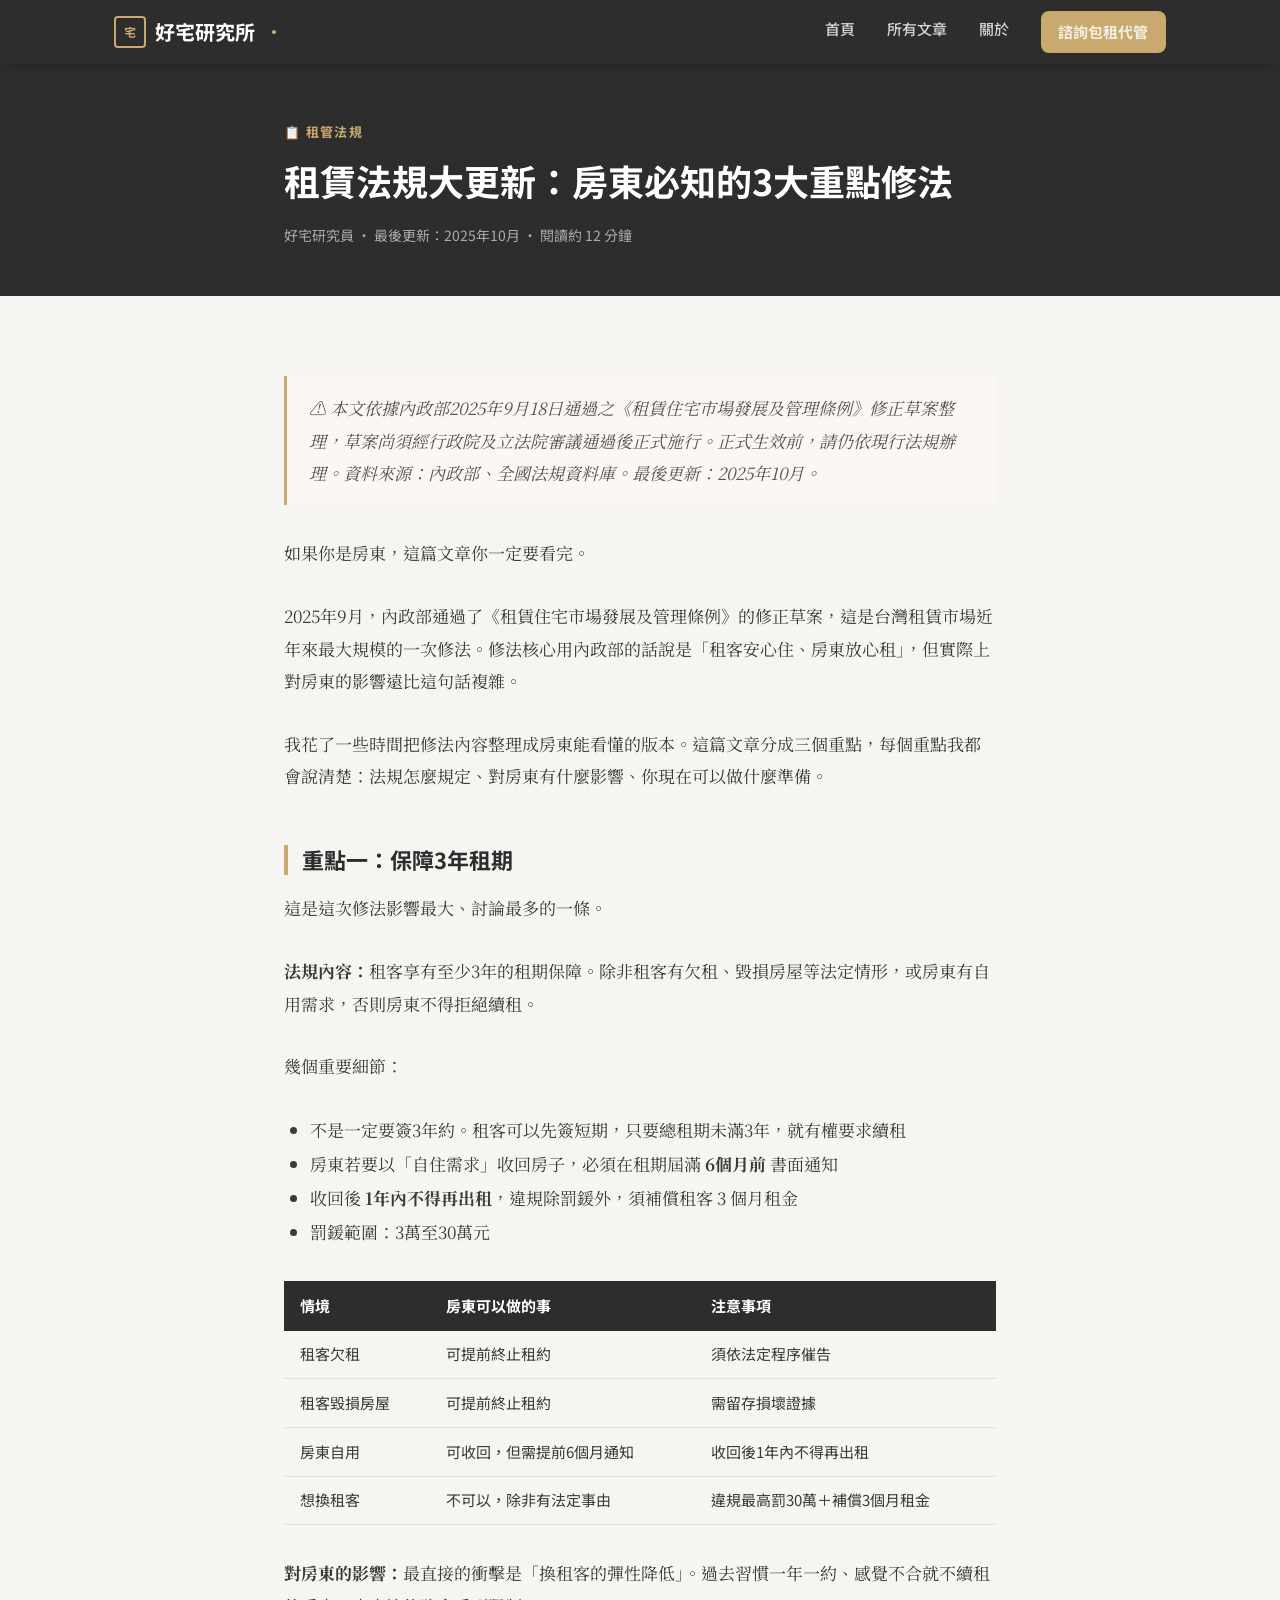
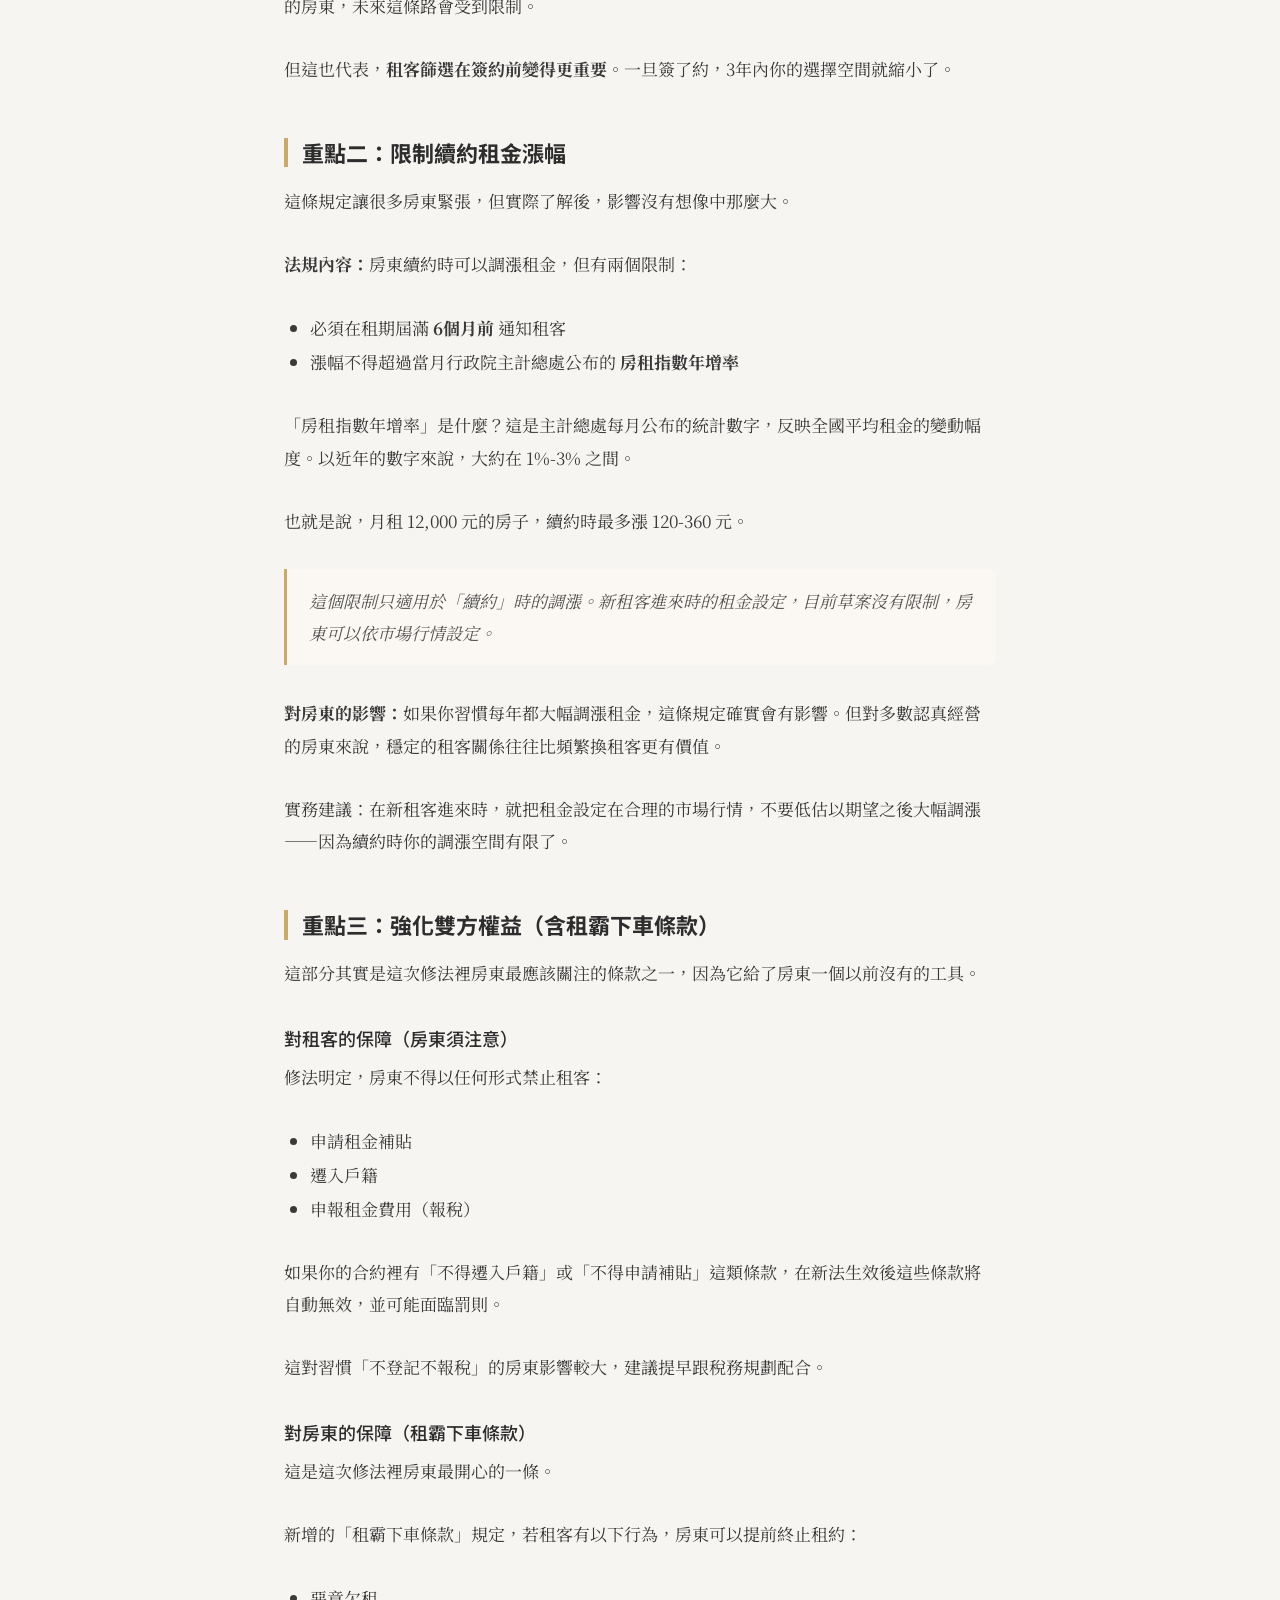
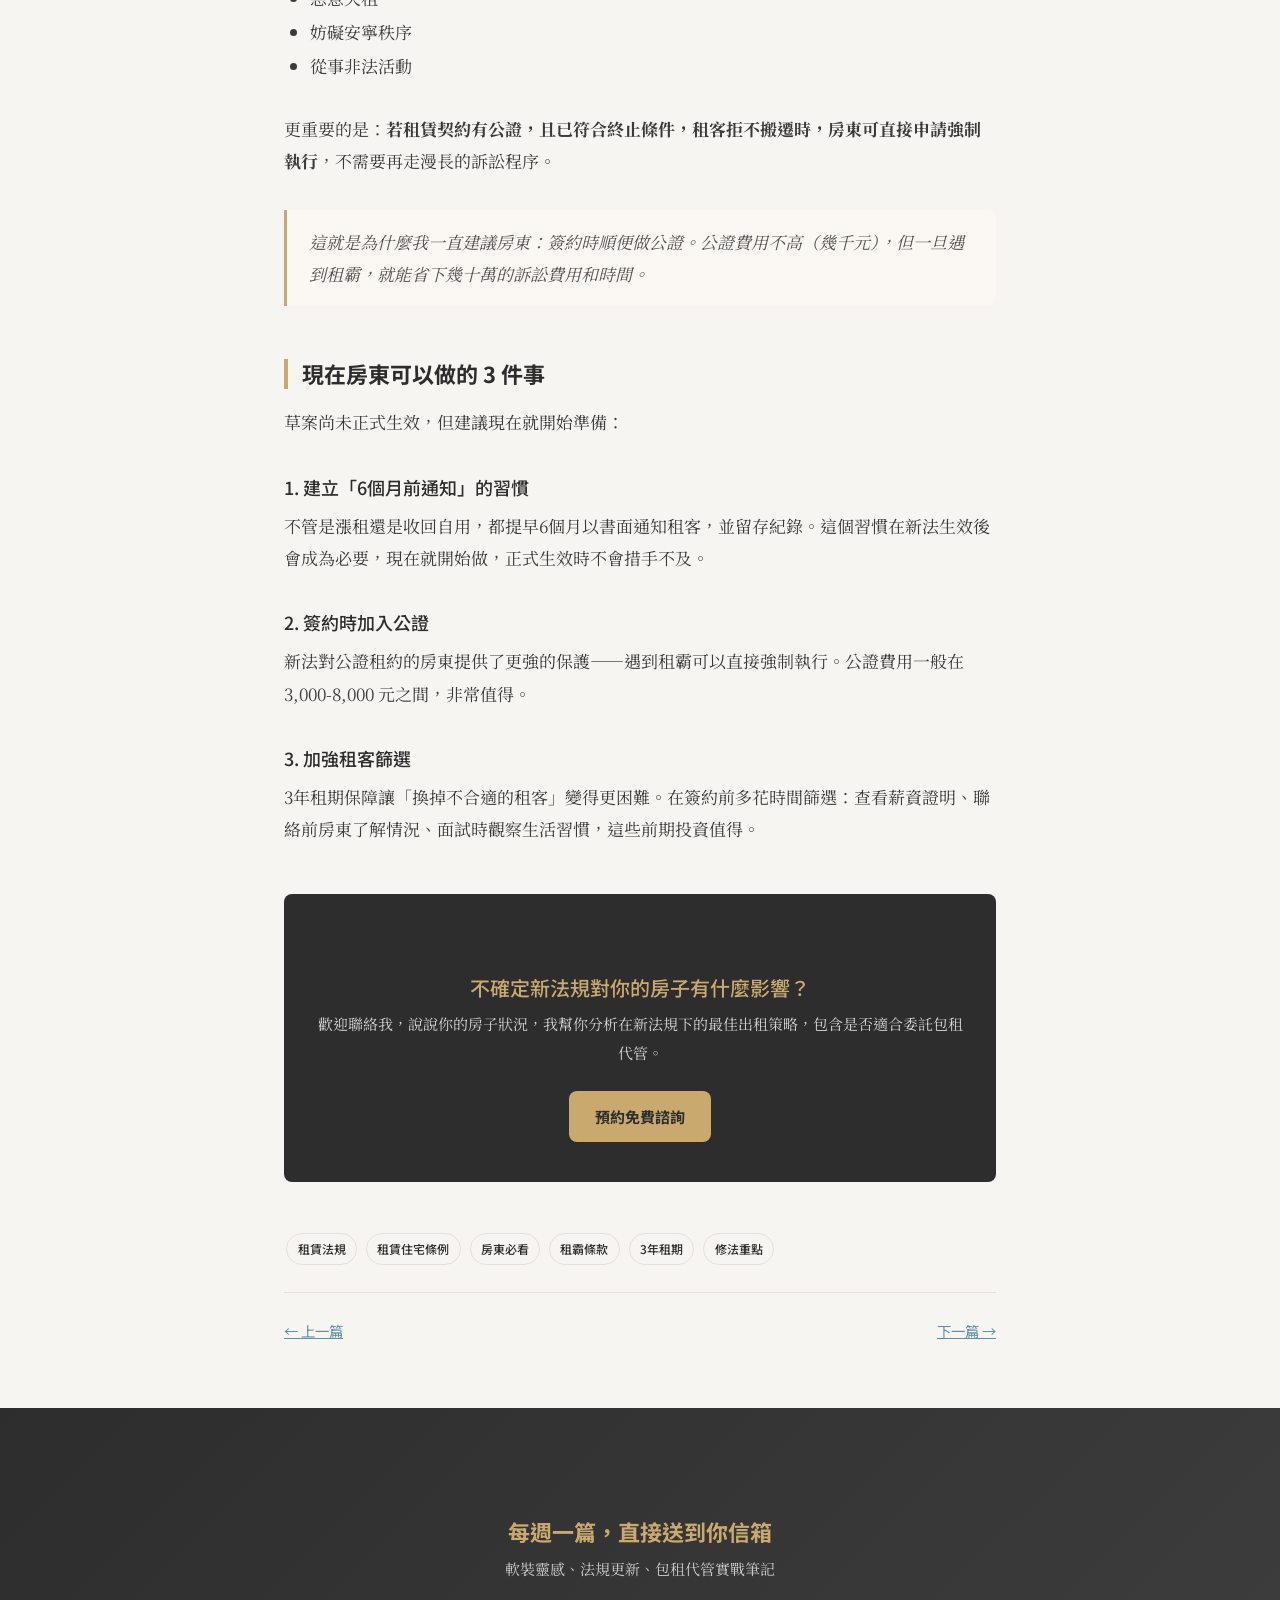
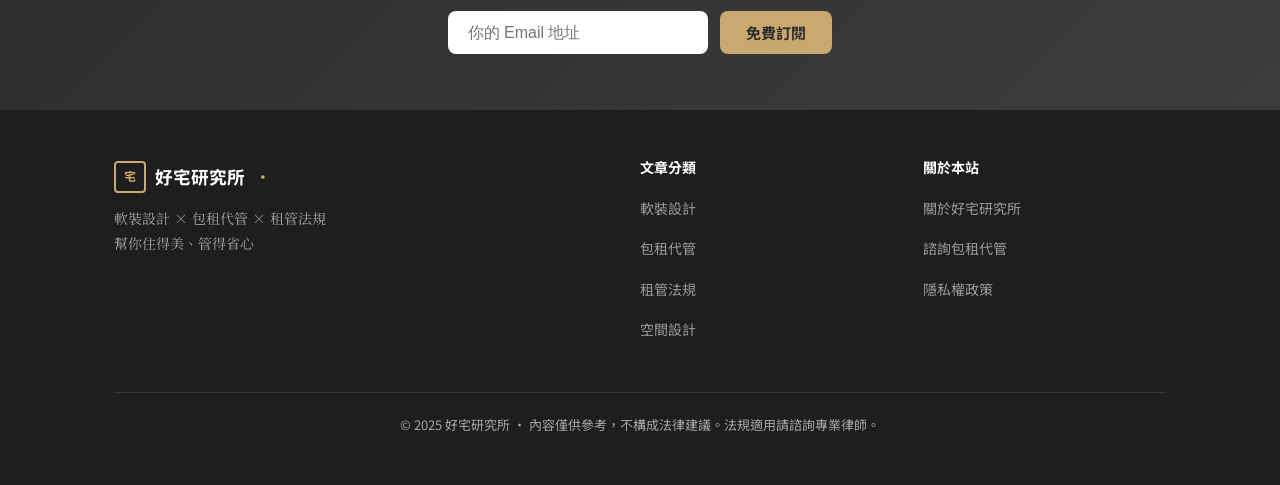
<file: articles/003-rental-law-update.html>
<!DOCTYPE html>
<html lang="zh-Hant">
<head>
  <meta charset="UTF-8">
  <meta name="viewport" content="width=device-width, initial-scale=1.0">
  <title>租賃法規大更新：房東必知的3大重點修法｜好宅研究所</title>
  <meta name="description" content="內政部2025年通過《租賃住宅市場發展及管理條例》修正草案，保障3年租期、限制租金漲幅、新增租霸下車條款。房東必看的3大重點整理。">
  <meta property="og:title" content="租賃法規大更新：房東必知的3大重點修法">
  <meta property="og:description" content="內政部2025年通過修正草案，保障3年租期、限制租金漲幅、新增租霸下車條款。房東必知的3大重點整理。">
  <meta property="og:type" content="article">
  <meta property="og:url" content="https://sophiewulala.github.io/articles/003-rental-law-update.html">
  <meta property="og:image" content="https://sophiewulala.github.io/images/articles/003-rental-law.jpg">
  <meta property="og:site_name" content="好宅研究所">
  <meta property="og:locale" content="zh_TW">
  <meta property="article:published_time" content="2025-02-01">
  <meta property="article:modified_time" content="2025-10-01">
  <meta property="article:author" content="好宅研究員">
  <meta property="article:section" content="租管法規">
  <meta property="article:tag" content="租賃法規,房東,修法,租霸條款">
  <meta name="twitter:card" content="summary_large_image">
  <meta name="author" content="好宅研究員">
  <meta name="robots" content="index, follow">
  <link rel="canonical" href="https://sophiewulala.github.io/articles/003-rental-law-update.html">
  <link rel="icon" href="/favicon.svg" type="image/svg+xml">
  <link rel="stylesheet" href="../css/style.css">
  <script type="application/ld+json">
  {
    "@context": "https://schema.org",
    "@type": "Article",
    "headline": "租賃法規大更新：房東必知的3大重點修法",
    "description": "內政部2025年通過《租賃住宅市場發展及管理條例》修正草案，保障3年租期、限制租金漲幅、新增租霸下車條款。房東必知的3大重點整理。",
    "url": "https://sophiewulala.github.io/articles/003-rental-law-update.html",
    "datePublished": "2025-02-01",
    "dateModified": "2025-10-01",
    "inLanguage": "zh-TW",
    "author": {
      "@type": "Person",
      "name": "好宅研究員",
      "url": "https://sophiewulala.github.io/about.html"
    },
    "publisher": {
      "@type": "Organization",
      "name": "好宅研究所",
      "url": "https://sophiewulala.github.io/"
    },
    "mainEntityOfPage": {
      "@type": "WebPage",
      "@id": "https://sophiewulala.github.io/articles/003-rental-law-update.html"
    },
    "articleSection": "租管法規",
    "keywords": ["租賃法規", "租賃住宅條例", "房東", "修法", "租霸條款", "3年租期"]
  }
  </script>
</head>
<body>

<header class="site-header">
  <div class="container">
    <a href="../index.html" class="site-logo">
      <div class="logo-icon">宅</div>
      好宅研究所<span class="accent">．</span>
    </a>
    <button class="nav-toggle" aria-label="開啟選單" onclick="toggleNav()">
      <span></span><span></span><span></span>
    </button>
    <nav class="site-nav" id="siteNav">
      <a href="../index.html">首頁</a>
      <a href="../articles.html">所有文章</a>
      <a href="../about.html">關於</a>
      <a href="../contact.html" class="nav-cta">諮詢包租代管</a>
    </nav>
  </div>
</header>

<div class="article-header">
  <div class="container--narrow">
    <div class="article-cat">📋 租管法規</div>
    <h1>租賃法規大更新：房東必知的3大重點修法</h1>
    <div class="article-meta">好宅研究員 · 最後更新：2025年10月 · 閱讀約 12 分鐘</div>
  </div>
</div>

<main class="article-body">
  <div class="container--narrow">

    <blockquote>
      ⚠️ 本文依據內政部2025年9月18日通過之《租賃住宅市場發展及管理條例》修正草案整理，草案尚須經行政院及立法院審議通過後正式施行。正式生效前，請仍依現行法規辦理。資料來源：內政部、全國法規資料庫。最後更新：2025年10月。
    </blockquote>

    <p>如果你是房東，這篇文章你一定要看完。</p>

    <p>2025年9月，內政部通過了《租賃住宅市場發展及管理條例》的修正草案，這是台灣租賃市場近年來最大規模的一次修法。修法核心用內政部的話說是「租客安心住、房東放心租」，但實際上對房東的影響遠比這句話複雜。</p>

    <p>我花了一些時間把修法內容整理成房東能看懂的版本。這篇文章分成三個重點，每個重點我都會說清楚：法規怎麼規定、對房東有什麼影響、你現在可以做什麼準備。</p>

    <h2>重點一：保障3年租期</h2>

    <p>這是這次修法影響最大、討論最多的一條。</p>

    <p><strong>法規內容：</strong>租客享有至少3年的租期保障。除非租客有欠租、毀損房屋等法定情形，或房東有自用需求，否則房東不得拒絕續租。</p>

    <p>幾個重要細節：</p>

    <ul style="margin: 0 0 1.8em 1.5em; line-height: 2;">
      <li>不是一定要簽3年約。租客可以先簽短期，只要總租期未滿3年，就有權要求續租</li>
      <li>房東若要以「自住需求」收回房子，必須在租期屆滿 <strong>6個月前</strong> 書面通知</li>
      <li>收回後 <strong>1年內不得再出租</strong>，違規除罰鍰外，須補償租客 3 個月租金</li>
      <li>罰鍰範圍：3萬至30萬元</li>
    </ul>

    <table>
      <thead>
        <tr><th>情境</th><th>房東可以做的事</th><th>注意事項</th></tr>
      </thead>
      <tbody>
        <tr><td>租客欠租</td><td>可提前終止租約</td><td>須依法定程序催告</td></tr>
        <tr><td>租客毀損房屋</td><td>可提前終止租約</td><td>需留存損壞證據</td></tr>
        <tr><td>房東自用</td><td>可收回，但需提前6個月通知</td><td>收回後1年內不得再出租</td></tr>
        <tr><td>想換租客</td><td>不可以，除非有法定事由</td><td>違規最高罰30萬＋補償3個月租金</td></tr>
      </tbody>
    </table>

    <p><strong>對房東的影響：</strong>最直接的衝擊是「換租客的彈性降低」。過去習慣一年一約、感覺不合就不續租的房東，未來這條路會受到限制。</p>

    <p>但這也代表，<strong>租客篩選在簽約前變得更重要</strong>。一旦簽了約，3年內你的選擇空間就縮小了。</p>

    <h2>重點二：限制續約租金漲幅</h2>

    <p>這條規定讓很多房東緊張，但實際了解後，影響沒有想像中那麼大。</p>

    <p><strong>法規內容：</strong>房東續約時可以調漲租金，但有兩個限制：</p>

    <ul style="margin: 0 0 1.8em 1.5em; line-height: 2;">
      <li>必須在租期屆滿 <strong>6個月前</strong> 通知租客</li>
      <li>漲幅不得超過當月行政院主計總處公布的 <strong>房租指數年增率</strong></li>
    </ul>

    <p>「房租指數年增率」是什麼？這是主計總處每月公布的統計數字，反映全國平均租金的變動幅度。以近年的數字來說，大約在 1%-3% 之間。</p>

    <p>也就是說，月租 12,000 元的房子，續約時最多漲 120-360 元。</p>

    <blockquote>
      這個限制只適用於「續約」時的調漲。新租客進來時的租金設定，目前草案沒有限制，房東可以依市場行情設定。
    </blockquote>

    <p><strong>對房東的影響：</strong>如果你習慣每年都大幅調漲租金，這條規定確實會有影響。但對多數認真經營的房東來說，穩定的租客關係往往比頻繁換租客更有價值。</p>

    <p>實務建議：在新租客進來時，就把租金設定在合理的市場行情，不要低估以期望之後大幅調漲——因為續約時你的調漲空間有限了。</p>

    <h2>重點三：強化雙方權益（含租霸下車條款）</h2>

    <p>這部分其實是這次修法裡房東最應該關注的條款之一，因為它給了房東一個以前沒有的工具。</p>

    <h3>對租客的保障（房東須注意）</h3>

    <p>修法明定，房東不得以任何形式禁止租客：</p>

    <ul style="margin: 0 0 1.8em 1.5em; line-height: 2;">
      <li>申請租金補貼</li>
      <li>遷入戶籍</li>
      <li>申報租金費用（報稅）</li>
    </ul>

    <p>如果你的合約裡有「不得遷入戶籍」或「不得申請補貼」這類條款，在新法生效後這些條款將自動無效，並可能面臨罰則。</p>

    <p>這對習慣「不登記不報稅」的房東影響較大，建議提早跟稅務規劃配合。</p>

    <h3>對房東的保障（租霸下車條款）</h3>

    <p>這是這次修法裡房東最開心的一條。</p>

    <p>新增的「租霸下車條款」規定，若租客有以下行為，房東可以提前終止租約：</p>

    <ul style="margin: 0 0 1.8em 1.5em; line-height: 2;">
      <li>惡意欠租</li>
      <li>妨礙安寧秩序</li>
      <li>從事非法活動</li>
    </ul>

    <p>更重要的是：<strong>若租賃契約有公證，且已符合終止條件，租客拒不搬遷時，房東可直接申請強制執行</strong>，不需要再走漫長的訴訟程序。</p>

    <blockquote>
      這就是為什麼我一直建議房東：簽約時順便做公證。公證費用不高（幾千元），但一旦遇到租霸，就能省下幾十萬的訴訟費用和時間。
    </blockquote>

    <h2>現在房東可以做的 3 件事</h2>

    <p>草案尚未正式生效，但建議現在就開始準備：</p>

    <h3>1. 建立「6個月前通知」的習慣</h3>
    <p>不管是漲租還是收回自用，都提早6個月以書面通知租客，並留存紀錄。這個習慣在新法生效後會成為必要，現在就開始做，正式生效時不會措手不及。</p>

    <h3>2. 簽約時加入公證</h3>
    <p>新法對公證租約的房東提供了更強的保護——遇到租霸可以直接強制執行。公證費用一般在 3,000-8,000 元之間，非常值得。</p>

    <h3>3. 加強租客篩選</h3>
    <p>3年租期保障讓「換掉不合適的租客」變得更困難。在簽約前多花時間篩選：查看薪資證明、聯絡前房東了解情況、面試時觀察生活習慣，這些前期投資值得。</p>

    <div class="cta-box">
      <h3>不確定新法規對你的房子有什麼影響？</h3>
      <p>歡迎聯絡我，說說你的房子狀況，我幫你分析在新法規下的最佳出租策略，包含是否適合委託包租代管。</p>
      <a href="../contact.html" class="btn btn--gold">預約免費諮詢</a>
    </div>

    <div style="margin: 2.5rem 0 1rem;">
      <a href="#" class="tag">租賃法規</a>
      <a href="#" class="tag">租賃住宅條例</a>
      <a href="#" class="tag">房東必看</a>
      <a href="#" class="tag">租霸條款</a>
      <a href="#" class="tag">3年租期</a>
      <a href="#" class="tag">修法重點</a>
    </div>

    <div style="display:flex; justify-content:space-between; border-top:1px solid var(--c-border); padding-top:1.5rem; margin-top:1.5rem; font-family:var(--f-title); font-size:.9rem;">
      <a href="002-rental-mgmt-guide.html" style="color:var(--c-blue);">← 上一篇</a>
      <a href="004-small-room-color.html" style="color:var(--c-blue);">下一篇 →</a>
    </div>

  </div>
</main>

<section class="subscribe-strip">
  <div class="container--narrow">
    <h2>每週一篇，直接送到你信箱</h2>
    <p>軟裝靈感、法規更新、包租代管實戰筆記</p>
    <form action="https://formspree.io/f/xwvdppdq" method="POST" style="display:flex;gap:.75rem;justify-content:center;flex-wrap:wrap;">
      <input type="email" name="email" placeholder="你的 Email 地址" required style="padding:.7rem 1.2rem;border-radius:8px;border:none;font-size:1rem;min-width:260px;">
      <button type="submit" class="btn btn--gold">免費訂閱</button>
    </form>
  </div>
</section>

<footer class="site-footer">
  <div class="container">
    <div class="footer-grid">
      <div class="footer-brand">
        <a href="../index.html" class="site-logo" style="margin-bottom:.8rem;display:inline-flex;">
          <div class="logo-icon">宅</div>
          好宅研究所<span class="accent">．</span>
        </a>
        <p>軟裝設計 × 包租代管 × 租管法規<br>幫你住得美、管得省心</p>
      </div>
      <div class="footer-col">
        <h4>文章分類</h4>
        <ul>
          <li><a href="../category-soft-decor.html">軟裝設計</a></li>
          <li><a href="../category-rental-mgmt.html">包租代管</a></li>
          <li><a href="../category-law.html">租管法規</a></li>
          <li><a href="../category-space.html">空間設計</a></li>
        </ul>
      </div>
      <div class="footer-col">
        <h4>關於本站</h4>
        <ul>
          <li><a href="../about.html">關於好宅研究所</a></li>
          <li><a href="../contact.html">諮詢包租代管</a></li>
          <li><a href="../privacy.html">隱私權政策</a></li>
        </ul>
      </div>
    </div>
    <div class="footer-bottom">
      <p>© 2025 好宅研究所 · 內容僅供參考，不構成法律建議。法規適用請諮詢專業律師。</p>
    </div>
  </div>
</footer>

<script>
function toggleNav() { document.getElementById('siteNav').classList.toggle('open'); }
</script>
</body>
</html>
</file>
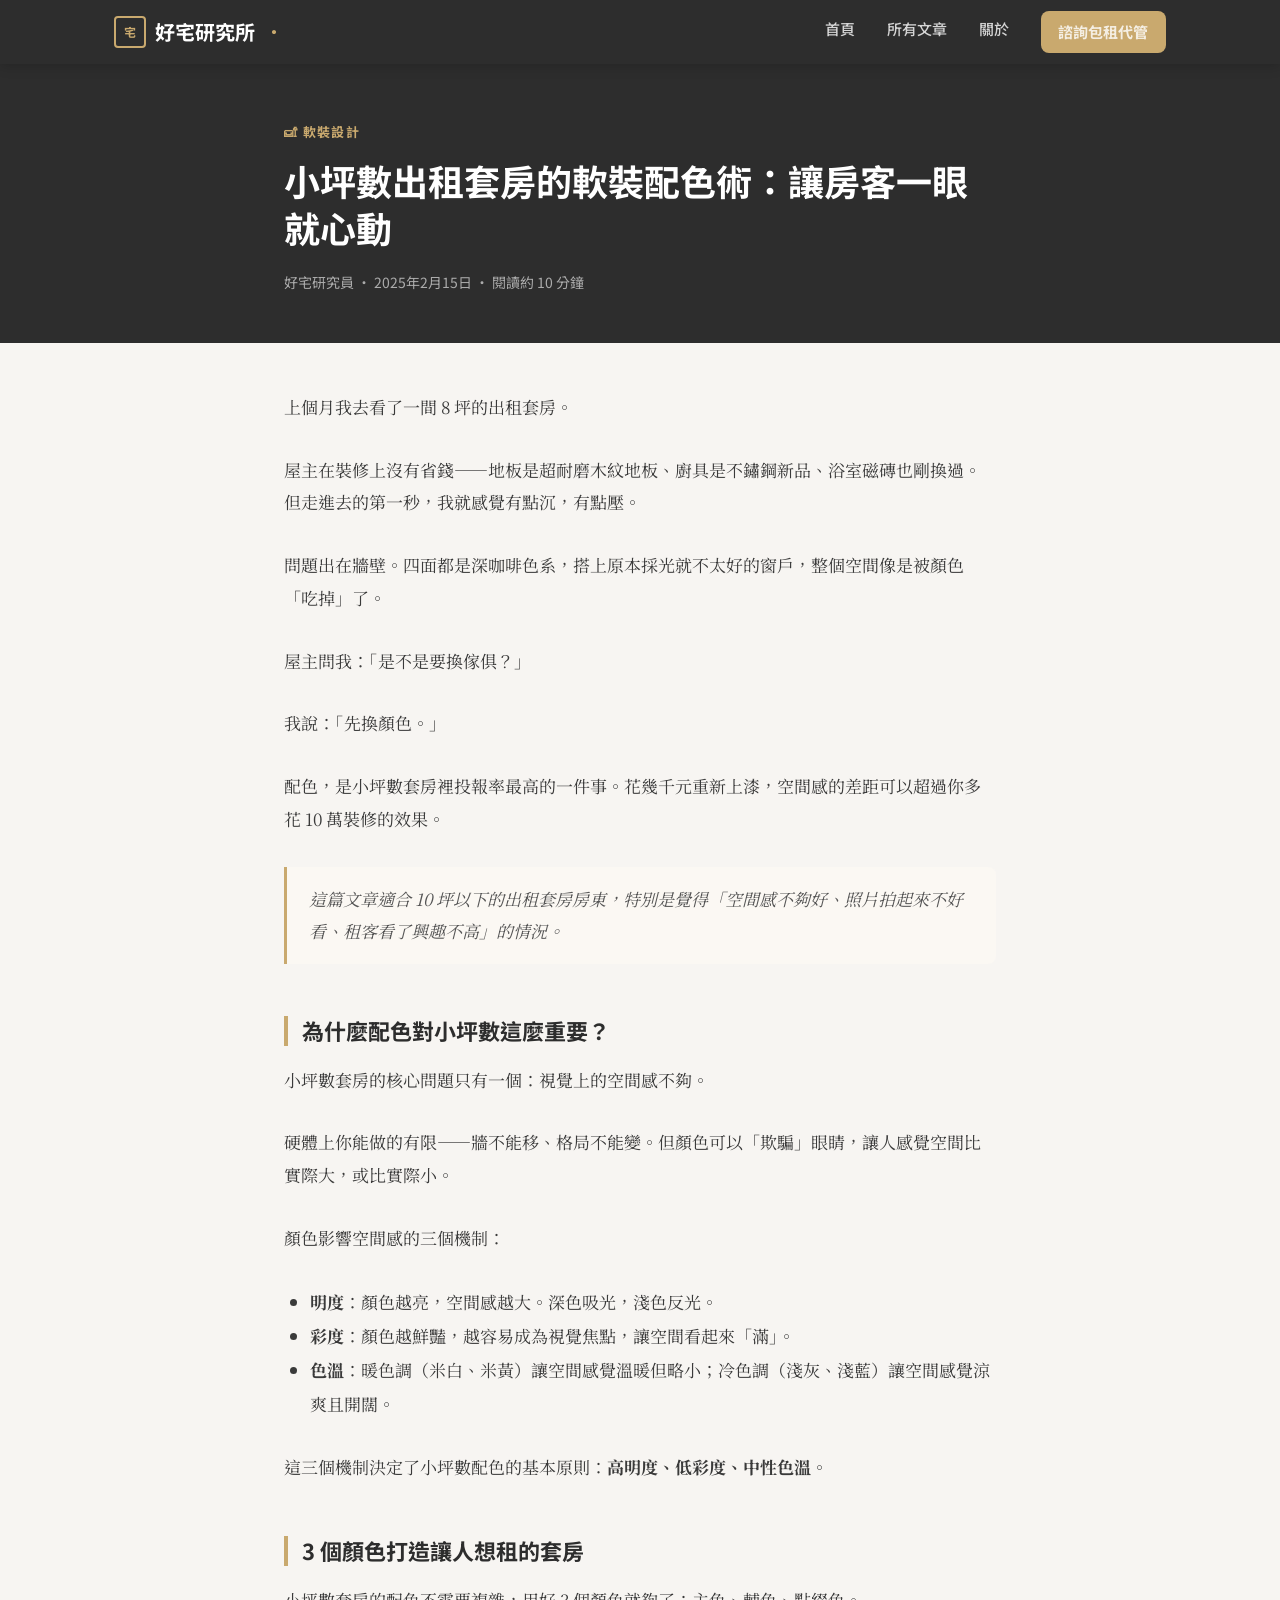
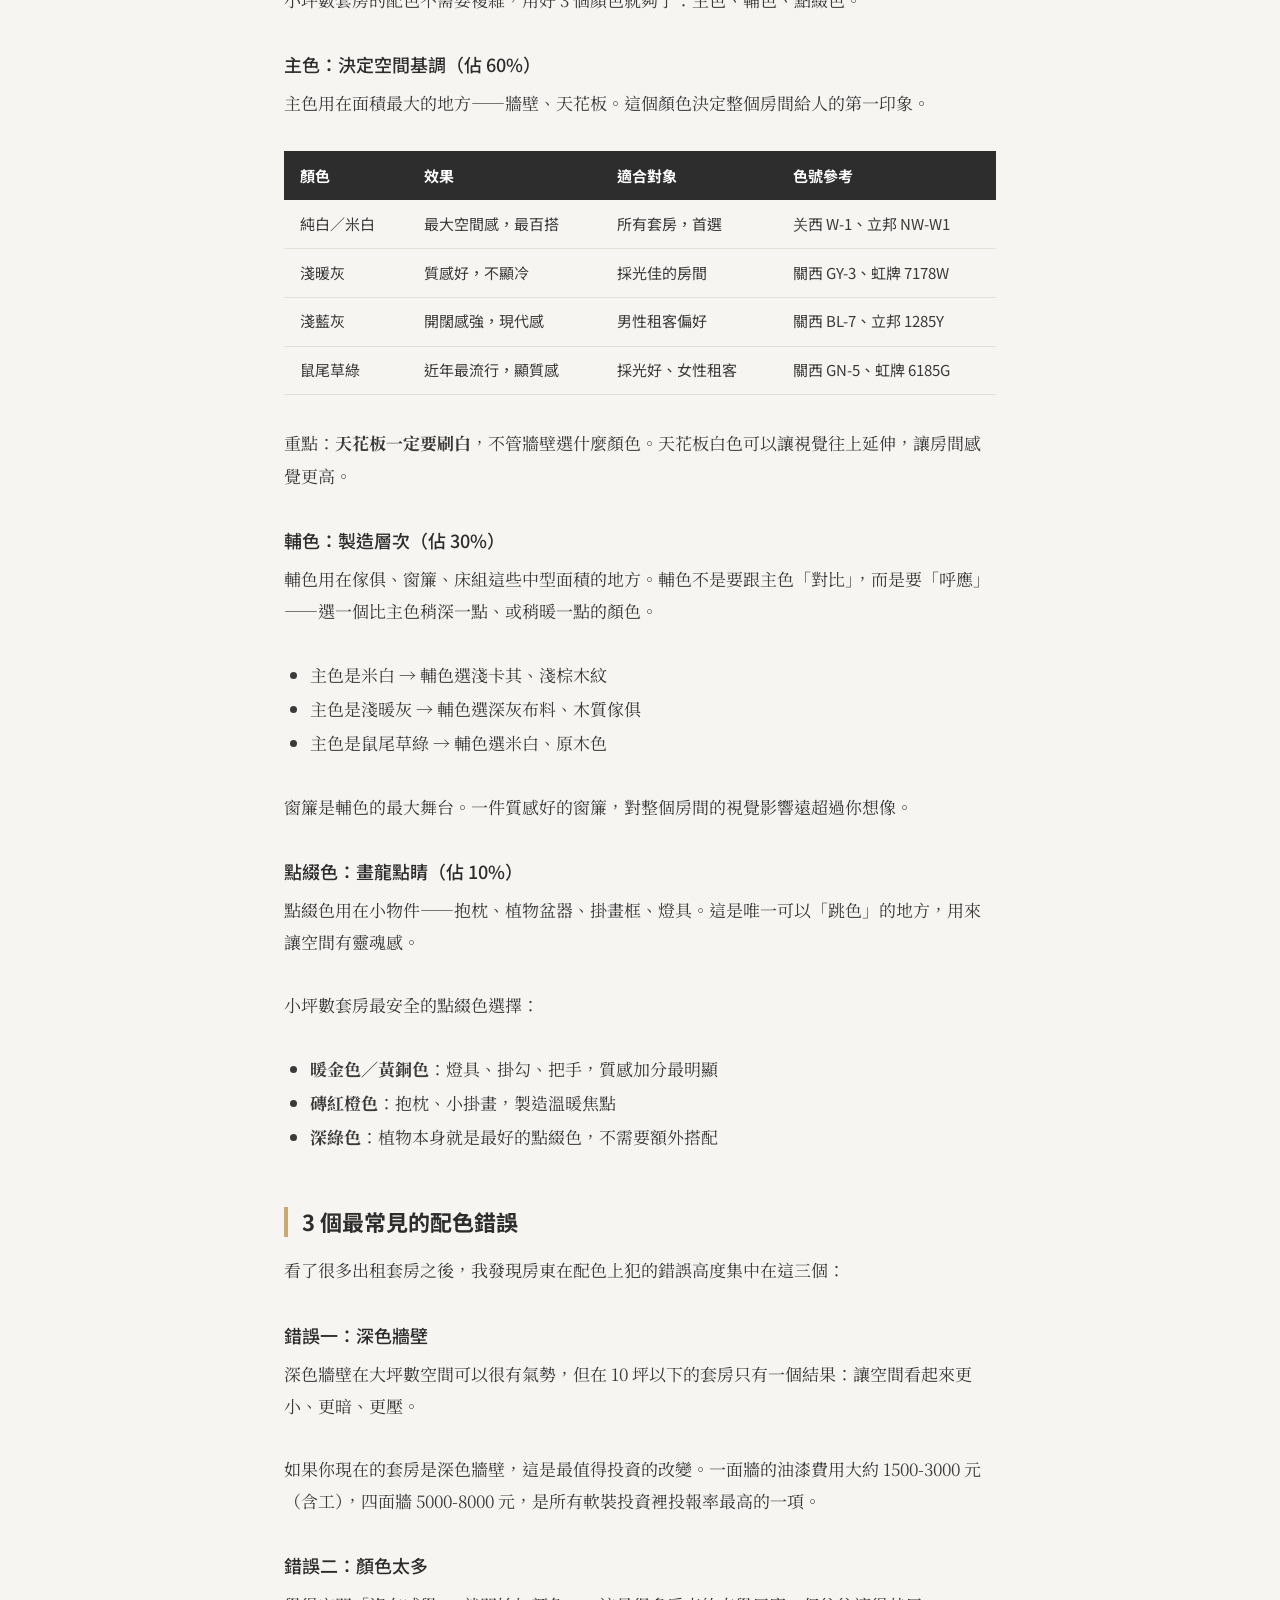
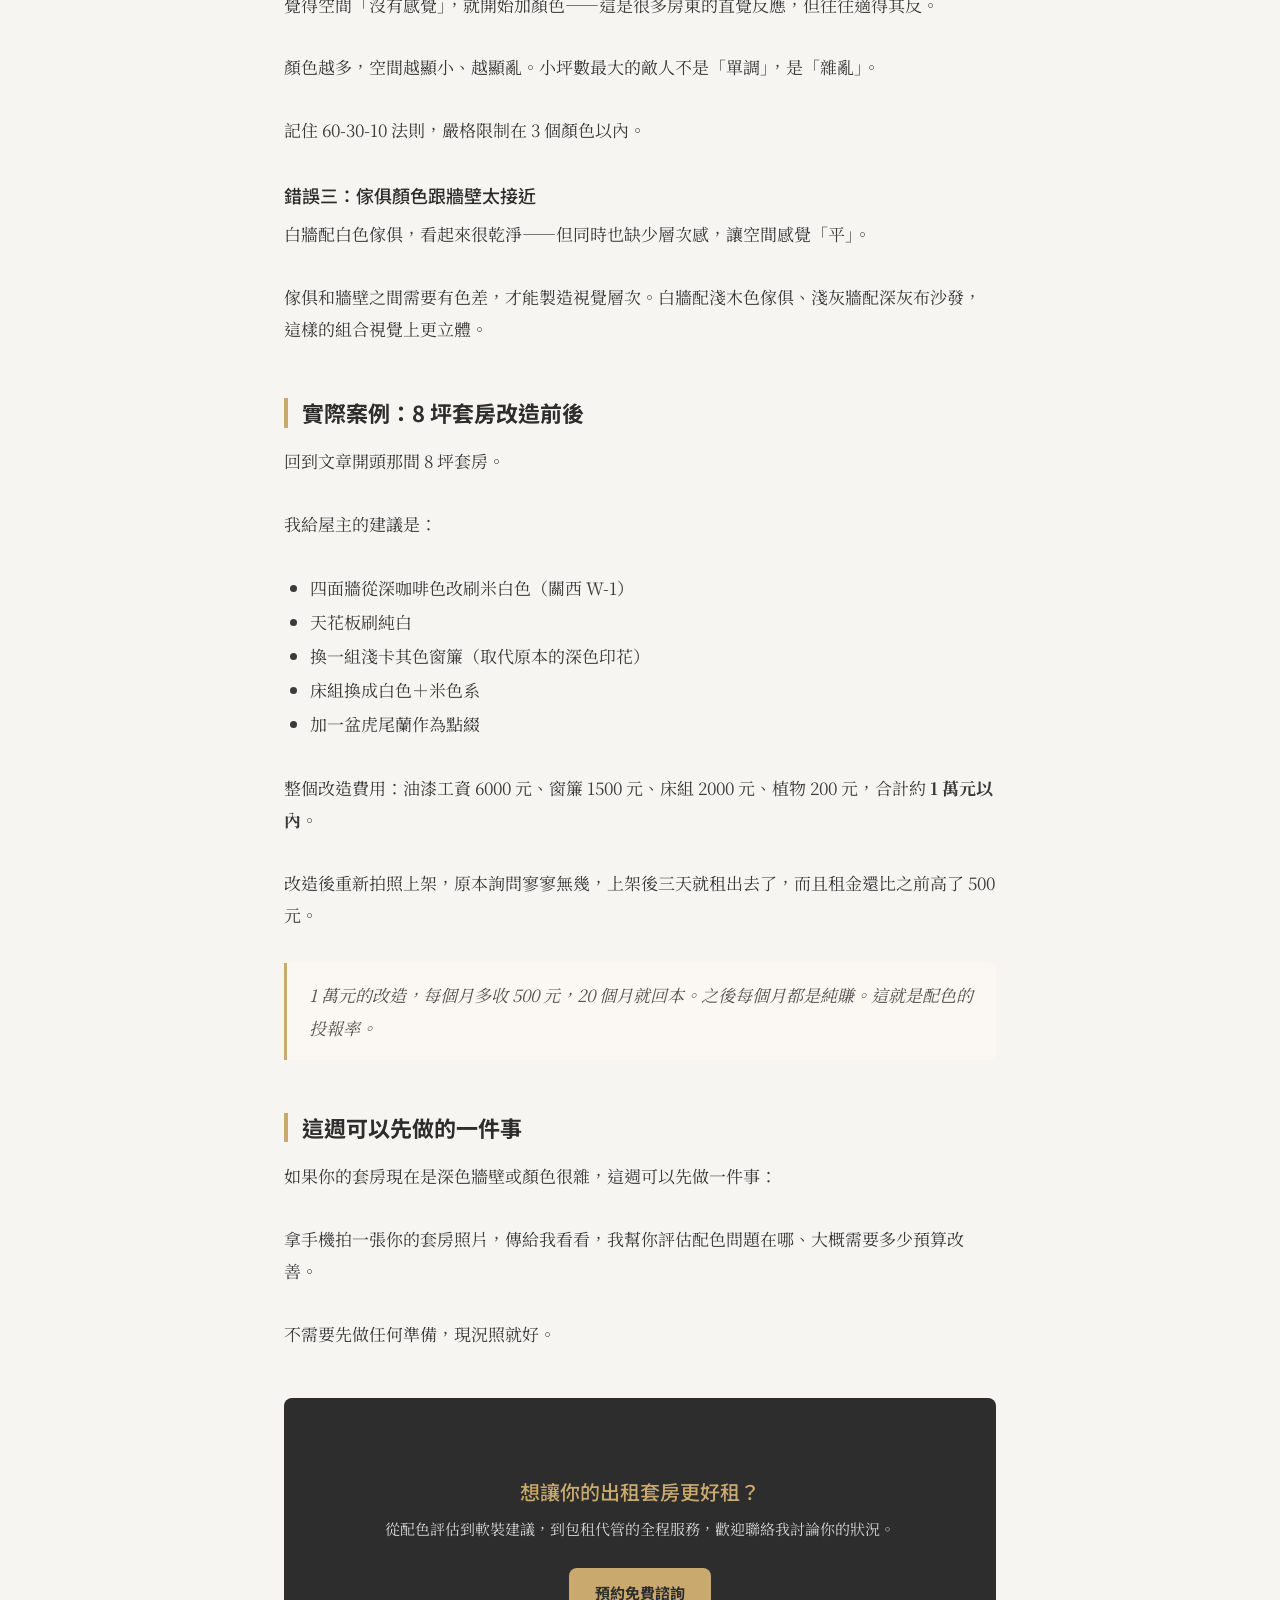
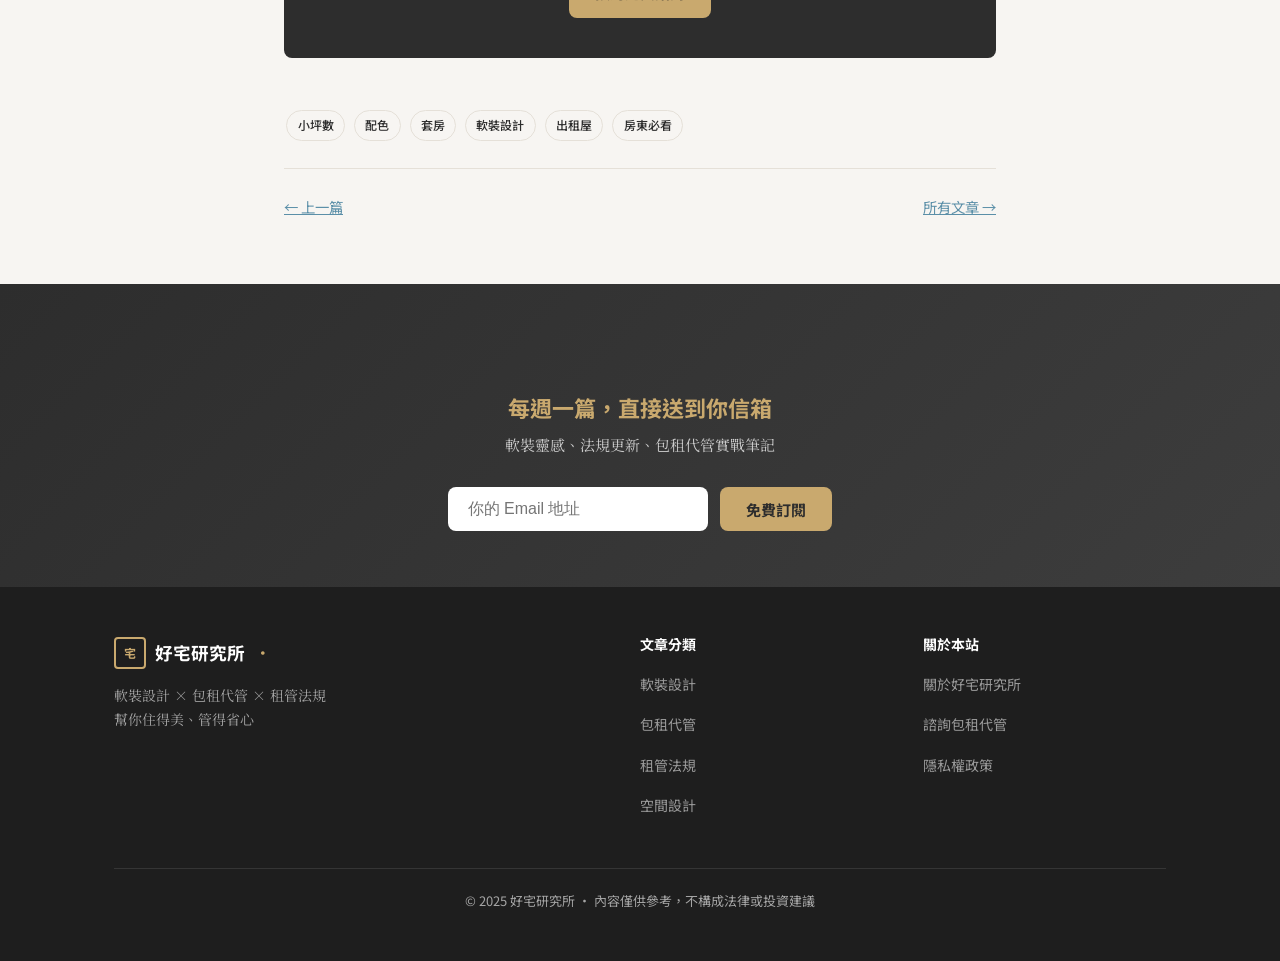
<file: articles/004-small-room-color.html>
<!DOCTYPE html>
<html lang="zh-Hant">
<head>
  <meta charset="UTF-8">
  <meta name="viewport" content="width=device-width, initial-scale=1.0">
  <title>小坪數出租套房的軟裝配色術：讓房客一眼就心動｜好宅研究所</title>
  <meta name="description" content="10坪以下的套房，配色選對了空間感可以差兩倍。3個顏色打造讓人想租的房間，附實際案例與色票建議。">
  <meta property="og:title" content="小坪數出租套房的軟裝配色術：讓房客一眼就心動">
  <meta property="og:description" content="10坪以下的套房，配色選對了空間感可以差兩倍。3個顏色打造讓人想租的房間，附實際案例與色票建議。">
  <meta property="og:type" content="article">
  <meta property="og:url" content="https://sophiewulala.github.io/articles/004-small-room-color.html">
  <meta property="og:image" content="https://sophiewulala.github.io/images/articles/004-small-room-color.jpg">
  <meta property="og:site_name" content="好宅研究所">
  <meta property="og:locale" content="zh_TW">
  <meta property="article:published_time" content="2025-02-15">
  <meta property="article:author" content="好宅研究員">
  <meta property="article:section" content="軟裝設計">
  <meta property="article:tag" content="小坪數,配色,套房,軟裝">
  <meta name="twitter:card" content="summary_large_image">
  <meta name="twitter:title" content="小坪數出租套房的軟裝配色術：讓房客一眼就心動">
  <meta name="twitter:description" content="10坪以下的套房，配色選對了空間感可以差兩倍。3個顏色打造讓人想租的房間。">
  <meta name="author" content="好宅研究員">
  <meta name="robots" content="index, follow">
  <link rel="canonical" href="https://sophiewulala.github.io/articles/004-small-room-color.html">
  <link rel="icon" href="/favicon.svg" type="image/svg+xml">
  <link rel="stylesheet" href="../css/style.css">
  <script type="application/ld+json">
  {
    "@context": "https://schema.org",
    "@type": "Article",
    "headline": "小坪數出租套房的軟裝配色術：讓房客一眼就心動",
    "description": "10坪以下的套房，配色選對了空間感可以差兩倍。3個顏色打造讓人想租的房間，附實際案例與色票建議。",
    "url": "https://sophiewulala.github.io/articles/004-small-room-color.html",
    "datePublished": "2025-02-15",
    "dateModified": "2025-02-15",
    "inLanguage": "zh-TW",
    "author": {
      "@type": "Person",
      "name": "好宅研究員",
      "url": "https://sophiewulala.github.io/about.html"
    },
    "publisher": {
      "@type": "Organization",
      "name": "好宅研究所",
      "url": "https://sophiewulala.github.io/"
    },
    "mainEntityOfPage": {
      "@type": "WebPage",
      "@id": "https://sophiewulala.github.io/articles/004-small-room-color.html"
    },
    "articleSection": "軟裝設計",
    "keywords": ["小坪數", "配色", "套房", "軟裝", "出租屋", "房東必看"]
  }
  </script>
</head>
<body>

<header class="site-header">
  <div class="container">
    <a href="../index.html" class="site-logo">
      <div class="logo-icon">宅</div>
      好宅研究所<span class="accent">．</span>
    </a>
    <button class="nav-toggle" aria-label="開啟選單" onclick="toggleNav()">
      <span></span><span></span><span></span>
    </button>
    <nav class="site-nav" id="siteNav">
      <a href="../index.html">首頁</a>
      <a href="../articles.html">所有文章</a>
      <a href="../about.html">關於</a>
      <a href="../contact.html" class="nav-cta">諮詢包租代管</a>
    </nav>
  </div>
</header>

<div class="article-header">
  <div class="container--narrow">
    <div class="article-cat">🛋 軟裝設計</div>
    <h1>小坪數出租套房的軟裝配色術：讓房客一眼就心動</h1>
    <div class="article-meta">好宅研究員 · 2025年2月15日 · 閱讀約 10 分鐘</div>
  </div>
</div>

<main class="article-body">
  <div class="container--narrow">

    <p>上個月我去看了一間 8 坪的出租套房。</p>

    <p>屋主在裝修上沒有省錢——地板是超耐磨木紋地板、廚具是不鏽鋼新品、浴室磁磚也剛換過。但走進去的第一秒，我就感覺有點沉，有點壓。</p>

    <p>問題出在牆壁。四面都是深咖啡色系，搭上原本採光就不太好的窗戶，整個空間像是被顏色「吃掉」了。</p>

    <p>屋主問我：「是不是要換傢俱？」</p>

    <p>我說：「先換顏色。」</p>

    <p>配色，是小坪數套房裡投報率最高的一件事。花幾千元重新上漆，空間感的差距可以超過你多花 10 萬裝修的效果。</p>

    <blockquote>
      這篇文章適合 10 坪以下的出租套房房東，特別是覺得「空間感不夠好、照片拍起來不好看、租客看了興趣不高」的情況。
    </blockquote>

    <h2>為什麼配色對小坪數這麼重要？</h2>

    <p>小坪數套房的核心問題只有一個：視覺上的空間感不夠。</p>

    <p>硬體上你能做的有限——牆不能移、格局不能變。但顏色可以「欺騙」眼睛，讓人感覺空間比實際大，或比實際小。</p>

    <p>顏色影響空間感的三個機制：</p>

    <ul style="margin: 0 0 1.8em 1.5em; line-height: 2;">
      <li><strong>明度</strong>：顏色越亮，空間感越大。深色吸光，淺色反光。</li>
      <li><strong>彩度</strong>：顏色越鮮豔，越容易成為視覺焦點，讓空間看起來「滿」。</li>
      <li><strong>色溫</strong>：暖色調（米白、米黃）讓空間感覺溫暖但略小；冷色調（淺灰、淺藍）讓空間感覺涼爽且開闊。</li>
    </ul>

    <p>這三個機制決定了小坪數配色的基本原則：<strong>高明度、低彩度、中性色溫</strong>。</p>

    <h2>3 個顏色打造讓人想租的套房</h2>

    <p>小坪數套房的配色不需要複雜，用好 3 個顏色就夠了：主色、輔色、點綴色。</p>

    <h3>主色：決定空間基調（佔 60%）</h3>

    <p>主色用在面積最大的地方——牆壁、天花板。這個顏色決定整個房間給人的第一印象。</p>

    <table>
      <thead>
        <tr><th>顏色</th><th>效果</th><th>適合對象</th><th>色號參考</th></tr>
      </thead>
      <tbody>
        <tr><td>純白／米白</td><td>最大空間感，最百搭</td><td>所有套房，首選</td><td>关西 W-1、立邦 NW-W1</td></tr>
        <tr><td>淺暖灰</td><td>質感好，不顯冷</td><td>採光佳的房間</td><td>關西 GY-3、虹牌 7178W</td></tr>
        <tr><td>淺藍灰</td><td>開闊感強，現代感</td><td>男性租客偏好</td><td>關西 BL-7、立邦 1285Y</td></tr>
        <tr><td>鼠尾草綠</td><td>近年最流行，顯質感</td><td>採光好、女性租客</td><td>關西 GN-5、虹牌 6185G</td></tr>
      </tbody>
    </table>

    <p>重點：<strong>天花板一定要刷白</strong>，不管牆壁選什麼顏色。天花板白色可以讓視覺往上延伸，讓房間感覺更高。</p>

    <h3>輔色：製造層次（佔 30%）</h3>

    <p>輔色用在傢俱、窗簾、床組這些中型面積的地方。輔色不是要跟主色「對比」，而是要「呼應」——選一個比主色稍深一點、或稍暖一點的顏色。</p>

    <ul style="margin: 0 0 1.8em 1.5em; line-height: 2;">
      <li>主色是米白 → 輔色選淺卡其、淺棕木紋</li>
      <li>主色是淺暖灰 → 輔色選深灰布料、木質傢俱</li>
      <li>主色是鼠尾草綠 → 輔色選米白、原木色</li>
    </ul>

    <p>窗簾是輔色的最大舞台。一件質感好的窗簾，對整個房間的視覺影響遠超過你想像。</p>

    <h3>點綴色：畫龍點睛（佔 10%）</h3>

    <p>點綴色用在小物件——抱枕、植物盆器、掛畫框、燈具。這是唯一可以「跳色」的地方，用來讓空間有靈魂感。</p>

    <p>小坪數套房最安全的點綴色選擇：</p>

    <ul style="margin: 0 0 1.8em 1.5em; line-height: 2;">
      <li><strong>暖金色／黃銅色</strong>：燈具、掛勾、把手，質感加分最明顯</li>
      <li><strong>磚紅橙色</strong>：抱枕、小掛畫，製造溫暖焦點</li>
      <li><strong>深綠色</strong>：植物本身就是最好的點綴色，不需要額外搭配</li>
    </ul>

    <h2>3 個最常見的配色錯誤</h2>

    <p>看了很多出租套房之後，我發現房東在配色上犯的錯誤高度集中在這三個：</p>

    <h3>錯誤一：深色牆壁</h3>

    <p>深色牆壁在大坪數空間可以很有氣勢，但在 10 坪以下的套房只有一個結果：讓空間看起來更小、更暗、更壓。</p>

    <p>如果你現在的套房是深色牆壁，這是最值得投資的改變。一面牆的油漆費用大約 1500-3000 元（含工），四面牆 5000-8000 元，是所有軟裝投資裡投報率最高的一項。</p>

    <h3>錯誤二：顏色太多</h3>

    <p>覺得空間「沒有感覺」，就開始加顏色——這是很多房東的直覺反應，但往往適得其反。</p>

    <p>顏色越多，空間越顯小、越顯亂。小坪數最大的敵人不是「單調」，是「雜亂」。</p>

    <p>記住 60-30-10 法則，嚴格限制在 3 個顏色以內。</p>

    <h3>錯誤三：傢俱顏色跟牆壁太接近</h3>

    <p>白牆配白色傢俱，看起來很乾淨——但同時也缺少層次感，讓空間感覺「平」。</p>

    <p>傢俱和牆壁之間需要有色差，才能製造視覺層次。白牆配淺木色傢俱、淺灰牆配深灰布沙發，這樣的組合視覺上更立體。</p>

    <h2>實際案例：8 坪套房改造前後</h2>

    <p>回到文章開頭那間 8 坪套房。</p>

    <p>我給屋主的建議是：</p>

    <ul style="margin: 0 0 1.8em 1.5em; line-height: 2;">
      <li>四面牆從深咖啡色改刷米白色（關西 W-1）</li>
      <li>天花板刷純白</li>
      <li>換一組淺卡其色窗簾（取代原本的深色印花）</li>
      <li>床組換成白色＋米色系</li>
        <li>加一盆虎尾蘭作為點綴</li>
    </ul>

    <p>整個改造費用：油漆工資 6000 元、窗簾 1500 元、床組 2000 元、植物 200 元，合計約 <strong>1 萬元以內</strong>。</p>

    <p>改造後重新拍照上架，原本詢問寥寥無幾，上架後三天就租出去了，而且租金還比之前高了 500 元。</p>

    <blockquote>
      1 萬元的改造，每個月多收 500 元，20 個月就回本。之後每個月都是純賺。這就是配色的投報率。
    </blockquote>

    <h2>這週可以先做的一件事</h2>

    <p>如果你的套房現在是深色牆壁或顏色很雜，這週可以先做一件事：</p>

    <p>拿手機拍一張你的套房照片，傳給我看看，我幫你評估配色問題在哪、大概需要多少預算改善。</p>

    <p>不需要先做任何準備，現況照就好。</p>

    <div class="cta-box">
      <h3>想讓你的出租套房更好租？</h3>
      <p>從配色評估到軟裝建議，到包租代管的全程服務，歡迎聯絡我討論你的狀況。</p>
      <a href="../contact.html" class="btn btn--gold">預約免費諮詢</a>
    </div>

    <div style="margin: 2.5rem 0 1rem;">
      <a href="#" class="tag">小坪數</a>
      <a href="#" class="tag">配色</a>
      <a href="#" class="tag">套房</a>
      <a href="#" class="tag">軟裝設計</a>
      <a href="#" class="tag">出租屋</a>
      <a href="#" class="tag">房東必看</a>
    </div>

    <div style="display:flex; justify-content:space-between; border-top:1px solid var(--c-border); padding-top:1.5rem; margin-top:1.5rem; font-family:var(--f-title); font-size:.9rem;">
      <a href="001-soft-decor-5tips.html" style="color:var(--c-blue);">← 上一篇</a>
      <a href="../articles.html" style="color:var(--c-blue);">所有文章 →</a>
    </div>

  </div>
</main>

<section class="subscribe-strip">
  <div class="container--narrow">
    <h2>每週一篇，直接送到你信箱</h2>
    <p>軟裝靈感、法規更新、包租代管實戰筆記</p>
    <form action="https://formspree.io/f/xwvdppdq" method="POST" style="display:flex;gap:.75rem;justify-content:center;flex-wrap:wrap;">
      <input type="email" name="email" placeholder="你的 Email 地址" required style="padding:.7rem 1.2rem;border-radius:8px;border:none;font-size:1rem;min-width:260px;">
      <button type="submit" class="btn btn--gold">免費訂閱</button>
    </form>
  </div>
</section>

<footer class="site-footer">
  <div class="container">
    <div class="footer-grid">
      <div class="footer-brand">
        <a href="../index.html" class="site-logo" style="margin-bottom:.8rem;display:inline-flex;">
          <div class="logo-icon">宅</div>
          好宅研究所<span class="accent">．</span>
        </a>
        <p>軟裝設計 × 包租代管 × 租管法規<br>幫你住得美、管得省心</p>
      </div>
      <div class="footer-col">
        <h4>文章分類</h4>
        <ul>
          <li><a href="../category-soft-decor.html">軟裝設計</a></li>
          <li><a href="../category-rental-mgmt.html">包租代管</a></li>
          <li><a href="../category-law.html">租管法規</a></li>
          <li><a href="../category-space.html">空間設計</a></li>
        </ul>
      </div>
      <div class="footer-col">
        <h4>關於本站</h4>
        <ul>
          <li><a href="../about.html">關於好宅研究所</a></li>
          <li><a href="../contact.html">諮詢包租代管</a></li>
          <li><a href="../privacy.html">隱私權政策</a></li>
        </ul>
      </div>
    </div>
    <div class="footer-bottom">
      <p>© 2025 好宅研究所 · 內容僅供參考，不構成法律或投資建議</p>
    </div>
  </div>
</footer>

<script>
function toggleNav() { document.getElementById('siteNav').classList.toggle('open'); }
</script>
</body>
</html>
</file>
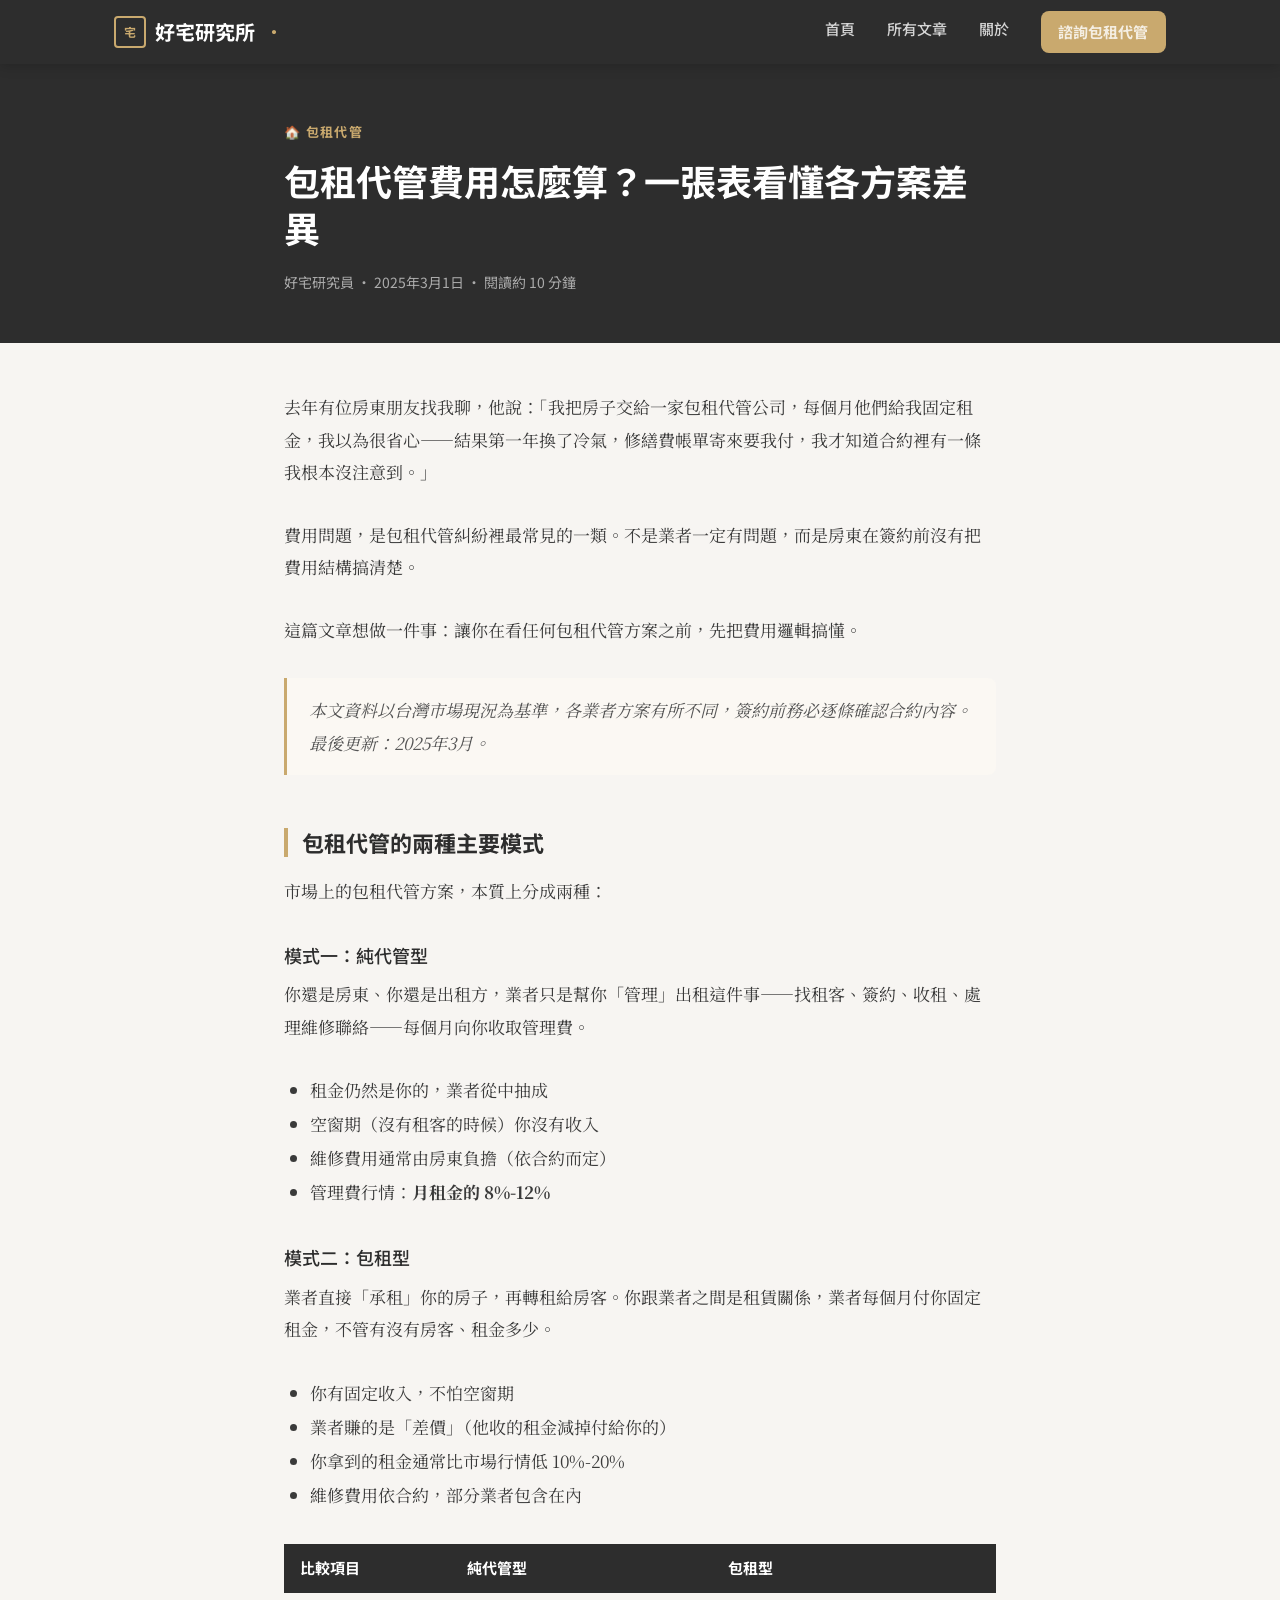
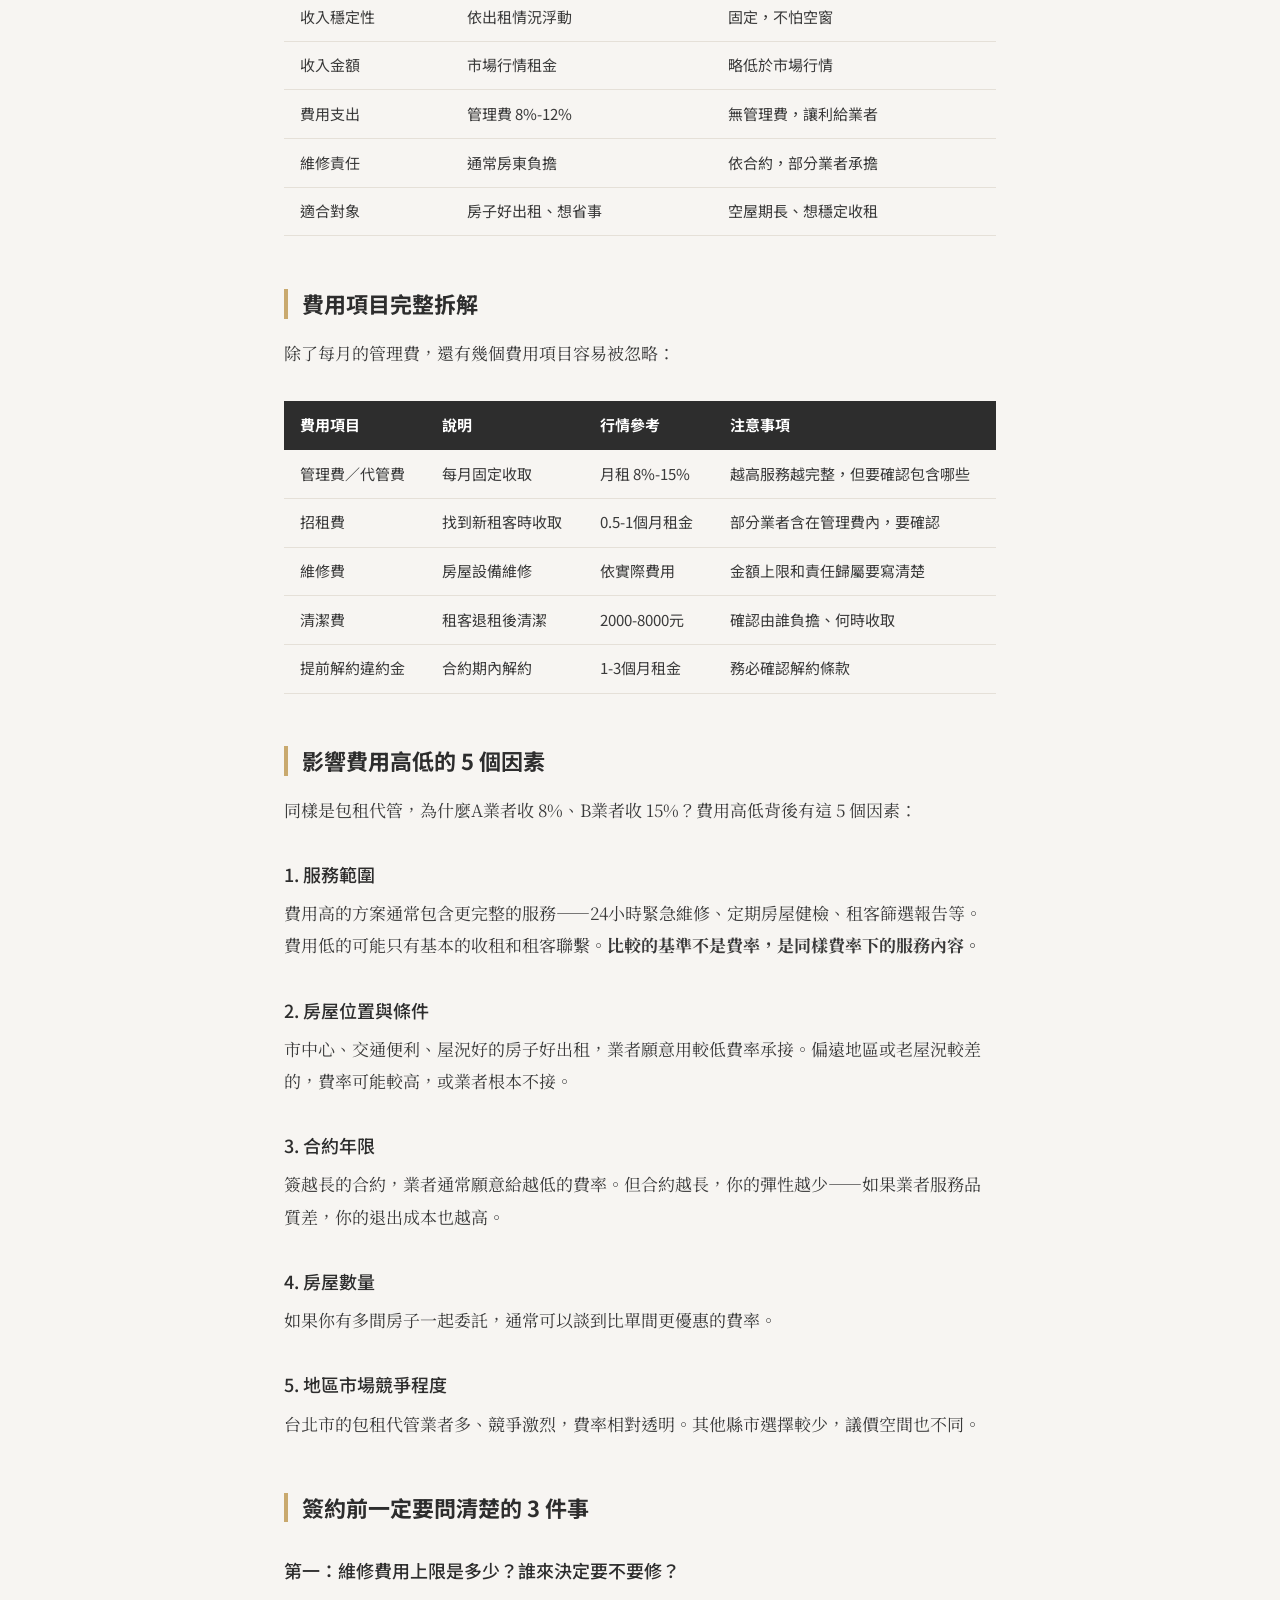
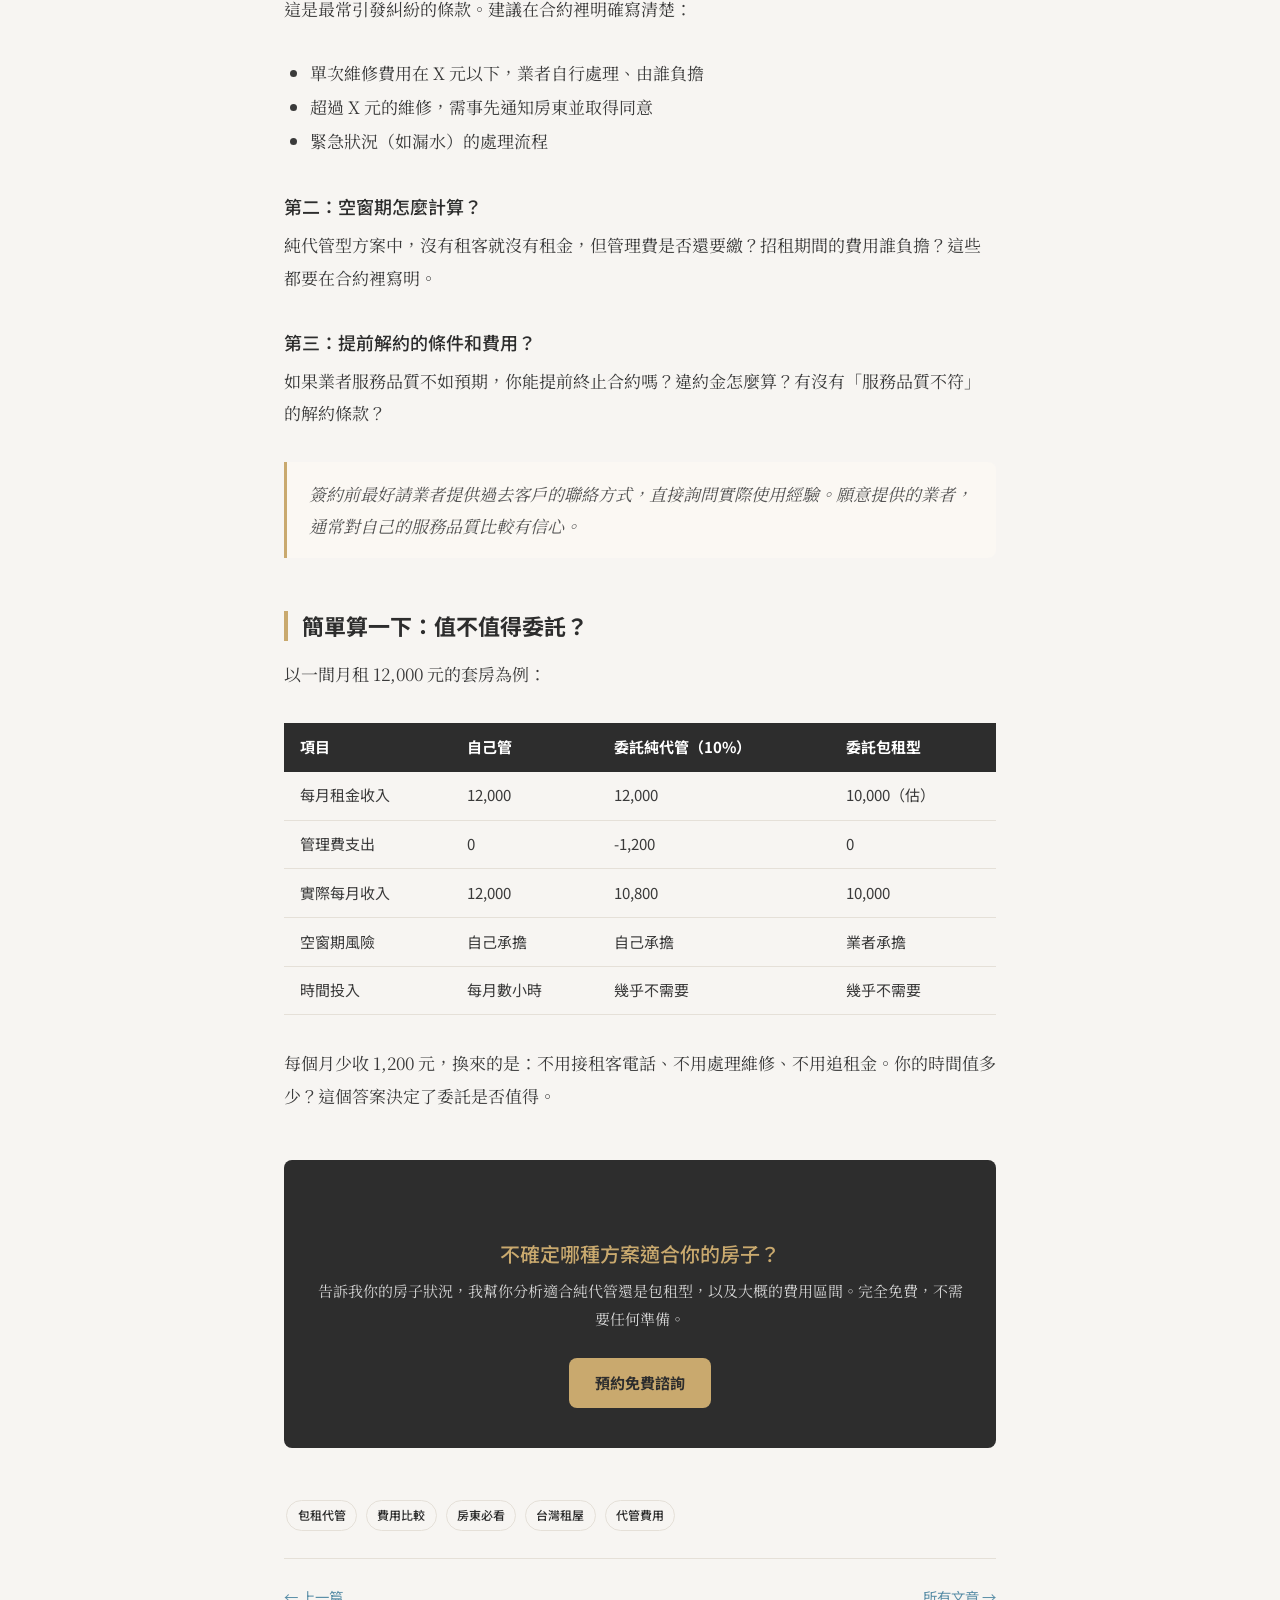
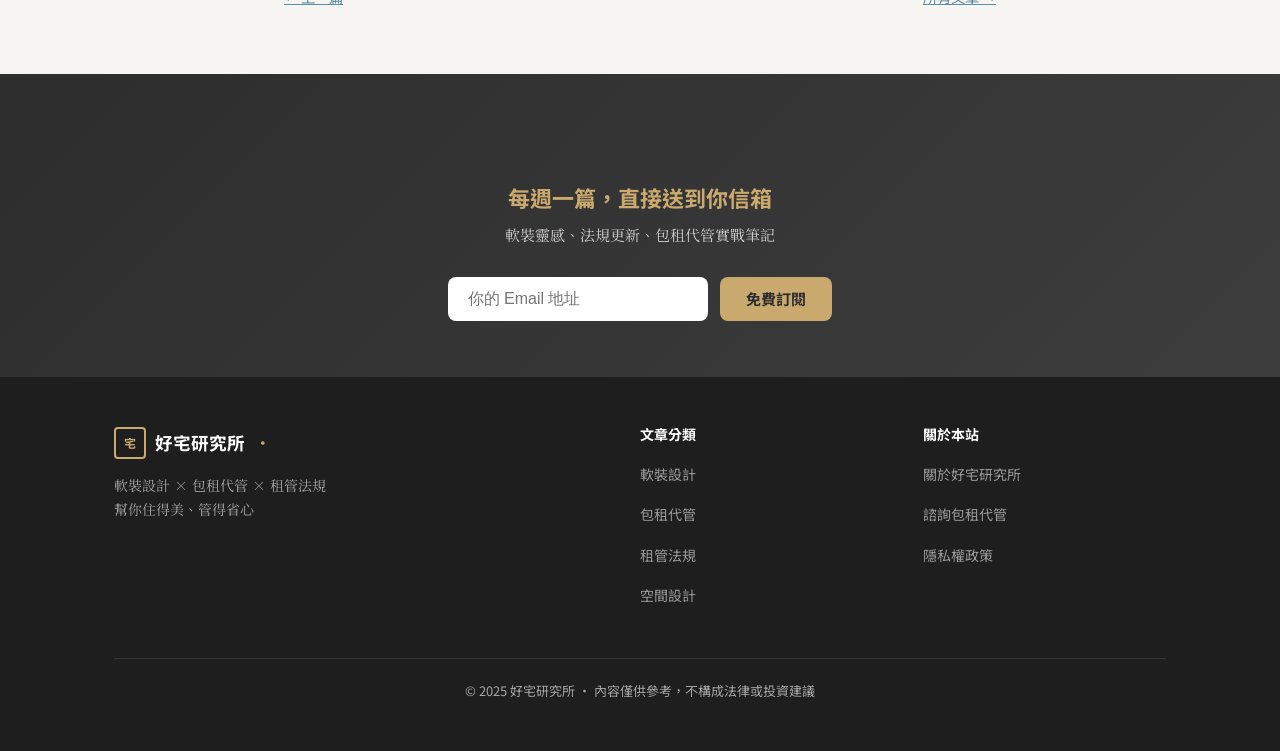
<file: articles/005-rental-mgmt-cost.html>
<!DOCTYPE html>
<html lang="zh-Hant">
<head>
  <meta charset="UTF-8">
  <meta name="viewport" content="width=device-width, initial-scale=1.0">
  <title>包租代管費用怎麼算？一張表看懂各方案差異｜好宅研究所</title>
  <meta name="description" content="市場上包租代管方案琳瑯滿目，費用怎麼算？這篇整理成比較表，含隱藏費用、簽約前必問問題，看完馬上知道哪個適合你。">
  <meta property="og:title" content="包租代管費用怎麼算？一張表看懂各方案差異">
  <meta property="og:description" content="市場上包租代管方案琳瑯滿目，費用怎麼算？這篇整理成比較表，含隱藏費用、簽約前必問問題。">
  <meta property="og:type" content="article">
  <meta property="og:url" content="https://sophiewulala.github.io/articles/005-rental-mgmt-cost.html">
  <meta property="og:image" content="https://sophiewulala.github.io/images/articles/005-rental-mgmt-cost.jpg">
  <meta property="og:site_name" content="好宅研究所">
  <meta property="og:locale" content="zh_TW">
  <meta property="article:published_time" content="2025-03-01">
  <meta property="article:author" content="好宅研究員">
  <meta property="article:section" content="包租代管">
  <meta property="article:tag" content="包租代管,費用,比較,房東">
  <meta name="twitter:card" content="summary_large_image">
  <meta name="author" content="好宅研究員">
  <meta name="robots" content="index, follow">
  <link rel="canonical" href="https://sophiewulala.github.io/articles/005-rental-mgmt-cost.html">
  <link rel="icon" href="/favicon.svg" type="image/svg+xml">
  <link rel="stylesheet" href="../css/style.css">
  <script type="application/ld+json">
  {
    "@context": "https://schema.org",
    "@type": "Article",
    "headline": "包租代管費用怎麼算？一張表看懂各方案差異",
    "description": "市場上包租代管方案琳瑯滿目，費用怎麼算？這篇整理成比較表，含隱藏費用、簽約前必問問題，看完馬上知道哪個適合你。",
    "url": "https://sophiewulala.github.io/articles/005-rental-mgmt-cost.html",
    "datePublished": "2025-03-01",
    "dateModified": "2025-03-01",
    "inLanguage": "zh-TW",
    "author": {
      "@type": "Person",
      "name": "好宅研究員",
      "url": "https://sophiewulala.github.io/about.html"
    },
    "publisher": {
      "@type": "Organization",
      "name": "好宅研究所",
      "url": "https://sophiewulala.github.io/"
    },
    "mainEntityOfPage": {
      "@type": "WebPage",
      "@id": "https://sophiewulala.github.io/articles/005-rental-mgmt-cost.html"
    },
    "articleSection": "包租代管",
    "keywords": ["包租代管", "費用", "比較", "房東", "代管費用", "台灣租屋"]
  }
  </script>
</head>
<body>

<header class="site-header">
  <div class="container">
    <a href="../index.html" class="site-logo">
      <div class="logo-icon">宅</div>
      好宅研究所<span class="accent">．</span>
    </a>
    <button class="nav-toggle" aria-label="開啟選單" onclick="toggleNav()">
      <span></span><span></span><span></span>
    </button>
    <nav class="site-nav" id="siteNav">
      <a href="../index.html">首頁</a>
      <a href="../articles.html">所有文章</a>
      <a href="../about.html">關於</a>
      <a href="../contact.html" class="nav-cta">諮詢包租代管</a>
    </nav>
  </div>
</header>

<div class="article-header">
  <div class="container--narrow">
    <div class="article-cat">🏠 包租代管</div>
    <h1>包租代管費用怎麼算？一張表看懂各方案差異</h1>
    <div class="article-meta">好宅研究員 · 2025年3月1日 · 閱讀約 10 分鐘</div>
  </div>
</div>

<main class="article-body">
  <div class="container--narrow">

    <p>去年有位房東朋友找我聊，他說：「我把房子交給一家包租代管公司，每個月他們給我固定租金，我以為很省心——結果第一年換了冷氣，修繕費帳單寄來要我付，我才知道合約裡有一條我根本沒注意到。」</p>

    <p>費用問題，是包租代管糾紛裡最常見的一類。不是業者一定有問題，而是房東在簽約前沒有把費用結構搞清楚。</p>

    <p>這篇文章想做一件事：讓你在看任何包租代管方案之前，先把費用邏輯搞懂。</p>

    <blockquote>
      本文資料以台灣市場現況為基準，各業者方案有所不同，簽約前務必逐條確認合約內容。最後更新：2025年3月。
    </blockquote>

    <h2>包租代管的兩種主要模式</h2>

    <p>市場上的包租代管方案，本質上分成兩種：</p>

    <h3>模式一：純代管型</h3>

    <p>你還是房東、你還是出租方，業者只是幫你「管理」出租這件事——找租客、簽約、收租、處理維修聯絡——每個月向你收取管理費。</p>

    <ul style="margin: 0 0 1.8em 1.5em; line-height: 2;">
      <li>租金仍然是你的，業者從中抽成</li>
      <li>空窗期（沒有租客的時候）你沒有收入</li>
      <li>維修費用通常由房東負擔（依合約而定）</li>
      <li>管理費行情：<strong>月租金的 8%-12%</strong></li>
    </ul>

    <h3>模式二：包租型</h3>

    <p>業者直接「承租」你的房子，再轉租給房客。你跟業者之間是租賃關係，業者每個月付你固定租金，不管有沒有房客、租金多少。</p>

    <ul style="margin: 0 0 1.8em 1.5em; line-height: 2;">
      <li>你有固定收入，不怕空窗期</li>
      <li>業者賺的是「差價」（他收的租金減掉付給你的）</li>
      <li>你拿到的租金通常比市場行情低 10%-20%</li>
      <li>維修費用依合約，部分業者包含在內</li>
    </ul>

    <table>
      <thead>
        <tr><th>比較項目</th><th>純代管型</th><th>包租型</th></tr>
      </thead>
      <tbody>
        <tr><td>收入穩定性</td><td>依出租情況浮動</td><td>固定，不怕空窗</td></tr>
        <tr><td>收入金額</td><td>市場行情租金</td><td>略低於市場行情</td></tr>
        <tr><td>費用支出</td><td>管理費 8%-12%</td><td>無管理費，讓利給業者</td></tr>
        <tr><td>維修責任</td><td>通常房東負擔</td><td>依合約，部分業者承擔</td></tr>
        <tr><td>適合對象</td><td>房子好出租、想省事</td><td>空屋期長、想穩定收租</td></tr>
      </tbody>
    </table>

    <h2>費用項目完整拆解</h2>

    <p>除了每月的管理費，還有幾個費用項目容易被忽略：</p>

    <table>
      <thead>
        <tr><th>費用項目</th><th>說明</th><th>行情參考</th><th>注意事項</th></tr>
      </thead>
      <tbody>
        <tr><td>管理費／代管費</td><td>每月固定收取</td><td>月租 8%-15%</td><td>越高服務越完整，但要確認包含哪些</td></tr>
        <tr><td>招租費</td><td>找到新租客時收取</td><td>0.5-1個月租金</td><td>部分業者含在管理費內，要確認</td></tr>
        <tr><td>維修費</td><td>房屋設備維修</td><td>依實際費用</td><td>金額上限和責任歸屬要寫清楚</td></tr>
        <tr><td>清潔費</td><td>租客退租後清潔</td><td>2000-8000元</td><td>確認由誰負擔、何時收取</td></tr>
        <tr><td>提前解約違約金</td><td>合約期內解約</td><td>1-3個月租金</td><td>務必確認解約條款</td></tr>
      </tbody>
    </table>

    <h2>影響費用高低的 5 個因素</h2>

    <p>同樣是包租代管，為什麼A業者收 8%、B業者收 15%？費用高低背後有這 5 個因素：</p>

    <h3>1. 服務範圍</h3>
    <p>費用高的方案通常包含更完整的服務——24小時緊急維修、定期房屋健檢、租客篩選報告等。費用低的可能只有基本的收租和租客聯繫。<strong>比較的基準不是費率，是同樣費率下的服務內容。</strong></p>

    <h3>2. 房屋位置與條件</h3>
    <p>市中心、交通便利、屋況好的房子好出租，業者願意用較低費率承接。偏遠地區或老屋況較差的，費率可能較高，或業者根本不接。</p>

    <h3>3. 合約年限</h3>
    <p>簽越長的合約，業者通常願意給越低的費率。但合約越長，你的彈性越少——如果業者服務品質差，你的退出成本也越高。</p>

    <h3>4. 房屋數量</h3>
    <p>如果你有多間房子一起委託，通常可以談到比單間更優惠的費率。</p>

    <h3>5. 地區市場競爭程度</h3>
    <p>台北市的包租代管業者多、競爭激烈，費率相對透明。其他縣市選擇較少，議價空間也不同。</p>

    <h2>簽約前一定要問清楚的 3 件事</h2>

    <h3>第一：維修費用上限是多少？誰來決定要不要修？</h3>

    <p>這是最常引發糾紛的條款。建議在合約裡明確寫清楚：</p>
    <ul style="margin: 0 0 1.8em 1.5em; line-height: 2;">
      <li>單次維修費用在 X 元以下，業者自行處理、由誰負擔</li>
      <li>超過 X 元的維修，需事先通知房東並取得同意</li>
      <li>緊急狀況（如漏水）的處理流程</li>
    </ul>

    <h3>第二：空窗期怎麼計算？</h3>

    <p>純代管型方案中，沒有租客就沒有租金，但管理費是否還要繳？招租期間的費用誰負擔？這些都要在合約裡寫明。</p>

    <h3>第三：提前解約的條件和費用？</h3>

    <p>如果業者服務品質不如預期，你能提前終止合約嗎？違約金怎麼算？有沒有「服務品質不符」的解約條款？</p>

    <blockquote>
      簽約前最好請業者提供過去客戶的聯絡方式，直接詢問實際使用經驗。願意提供的業者，通常對自己的服務品質比較有信心。
    </blockquote>

    <h2>簡單算一下：值不值得委託？</h2>

    <p>以一間月租 12,000 元的套房為例：</p>

    <table>
      <thead>
        <tr><th>項目</th><th>自己管</th><th>委託純代管（10%）</th><th>委託包租型</th></tr>
      </thead>
      <tbody>
        <tr><td>每月租金收入</td><td>12,000</td><td>12,000</td><td>10,000（估）</td></tr>
        <tr><td>管理費支出</td><td>0</td><td>-1,200</td><td>0</td></tr>
        <tr><td>實際每月收入</td><td>12,000</td><td>10,800</td><td>10,000</td></tr>
        <tr><td>空窗期風險</td><td>自己承擔</td><td>自己承擔</td><td>業者承擔</td></tr>
        <tr><td>時間投入</td><td>每月數小時</td><td>幾乎不需要</td><td>幾乎不需要</td></tr>
      </tbody>
    </table>

    <p>每個月少收 1,200 元，換來的是：不用接租客電話、不用處理維修、不用追租金。你的時間值多少？這個答案決定了委託是否值得。</p>

    <div class="cta-box">
      <h3>不確定哪種方案適合你的房子？</h3>
      <p>告訴我你的房子狀況，我幫你分析適合純代管還是包租型，以及大概的費用區間。完全免費，不需要任何準備。</p>
      <a href="../contact.html" class="btn btn--gold">預約免費諮詢</a>
    </div>

    <div style="margin: 2.5rem 0 1rem;">
      <a href="#" class="tag">包租代管</a>
      <a href="#" class="tag">費用比較</a>
      <a href="#" class="tag">房東必看</a>
      <a href="#" class="tag">台灣租屋</a>
      <a href="#" class="tag">代管費用</a>
    </div>

    <div style="display:flex; justify-content:space-between; border-top:1px solid var(--c-border); padding-top:1.5rem; margin-top:1.5rem; font-family:var(--f-title); font-size:.9rem;">
      <a href="004-small-room-color.html" style="color:var(--c-blue);">← 上一篇</a>
      <a href="../articles.html" style="color:var(--c-blue);">所有文章 →</a>
    </div>

  </div>
</main>

<section class="subscribe-strip">
  <div class="container--narrow">
    <h2>每週一篇，直接送到你信箱</h2>
    <p>軟裝靈感、法規更新、包租代管實戰筆記</p>
    <form action="https://formspree.io/f/xwvdppdq" method="POST" style="display:flex;gap:.75rem;justify-content:center;flex-wrap:wrap;">
      <input type="email" name="email" placeholder="你的 Email 地址" required style="padding:.7rem 1.2rem;border-radius:8px;border:none;font-size:1rem;min-width:260px;">
      <button type="submit" class="btn btn--gold">免費訂閱</button>
    </form>
  </div>
</section>

<footer class="site-footer">
  <div class="container">
    <div class="footer-grid">
      <div class="footer-brand">
        <a href="../index.html" class="site-logo" style="margin-bottom:.8rem;display:inline-flex;">
          <div class="logo-icon">宅</div>
          好宅研究所<span class="accent">．</span>
        </a>
        <p>軟裝設計 × 包租代管 × 租管法規<br>幫你住得美、管得省心</p>
      </div>
      <div class="footer-col">
        <h4>文章分類</h4>
        <ul>
          <li><a href="../category-soft-decor.html">軟裝設計</a></li>
          <li><a href="../category-rental-mgmt.html">包租代管</a></li>
          <li><a href="../category-law.html">租管法規</a></li>
          <li><a href="../category-space.html">空間設計</a></li>
        </ul>
      </div>
      <div class="footer-col">
        <h4>關於本站</h4>
        <ul>
          <li><a href="../about.html">關於好宅研究所</a></li>
          <li><a href="../contact.html">諮詢包租代管</a></li>
          <li><a href="../privacy.html">隱私權政策</a></li>
        </ul>
      </div>
    </div>
    <div class="footer-bottom">
      <p>© 2025 好宅研究所 · 內容僅供參考，不構成法律或投資建議</p>
    </div>
  </div>
</footer>

<script>
function toggleNav() { document.getElementById('siteNav').classList.toggle('open'); }
</script>
</body>
</html>
</file>
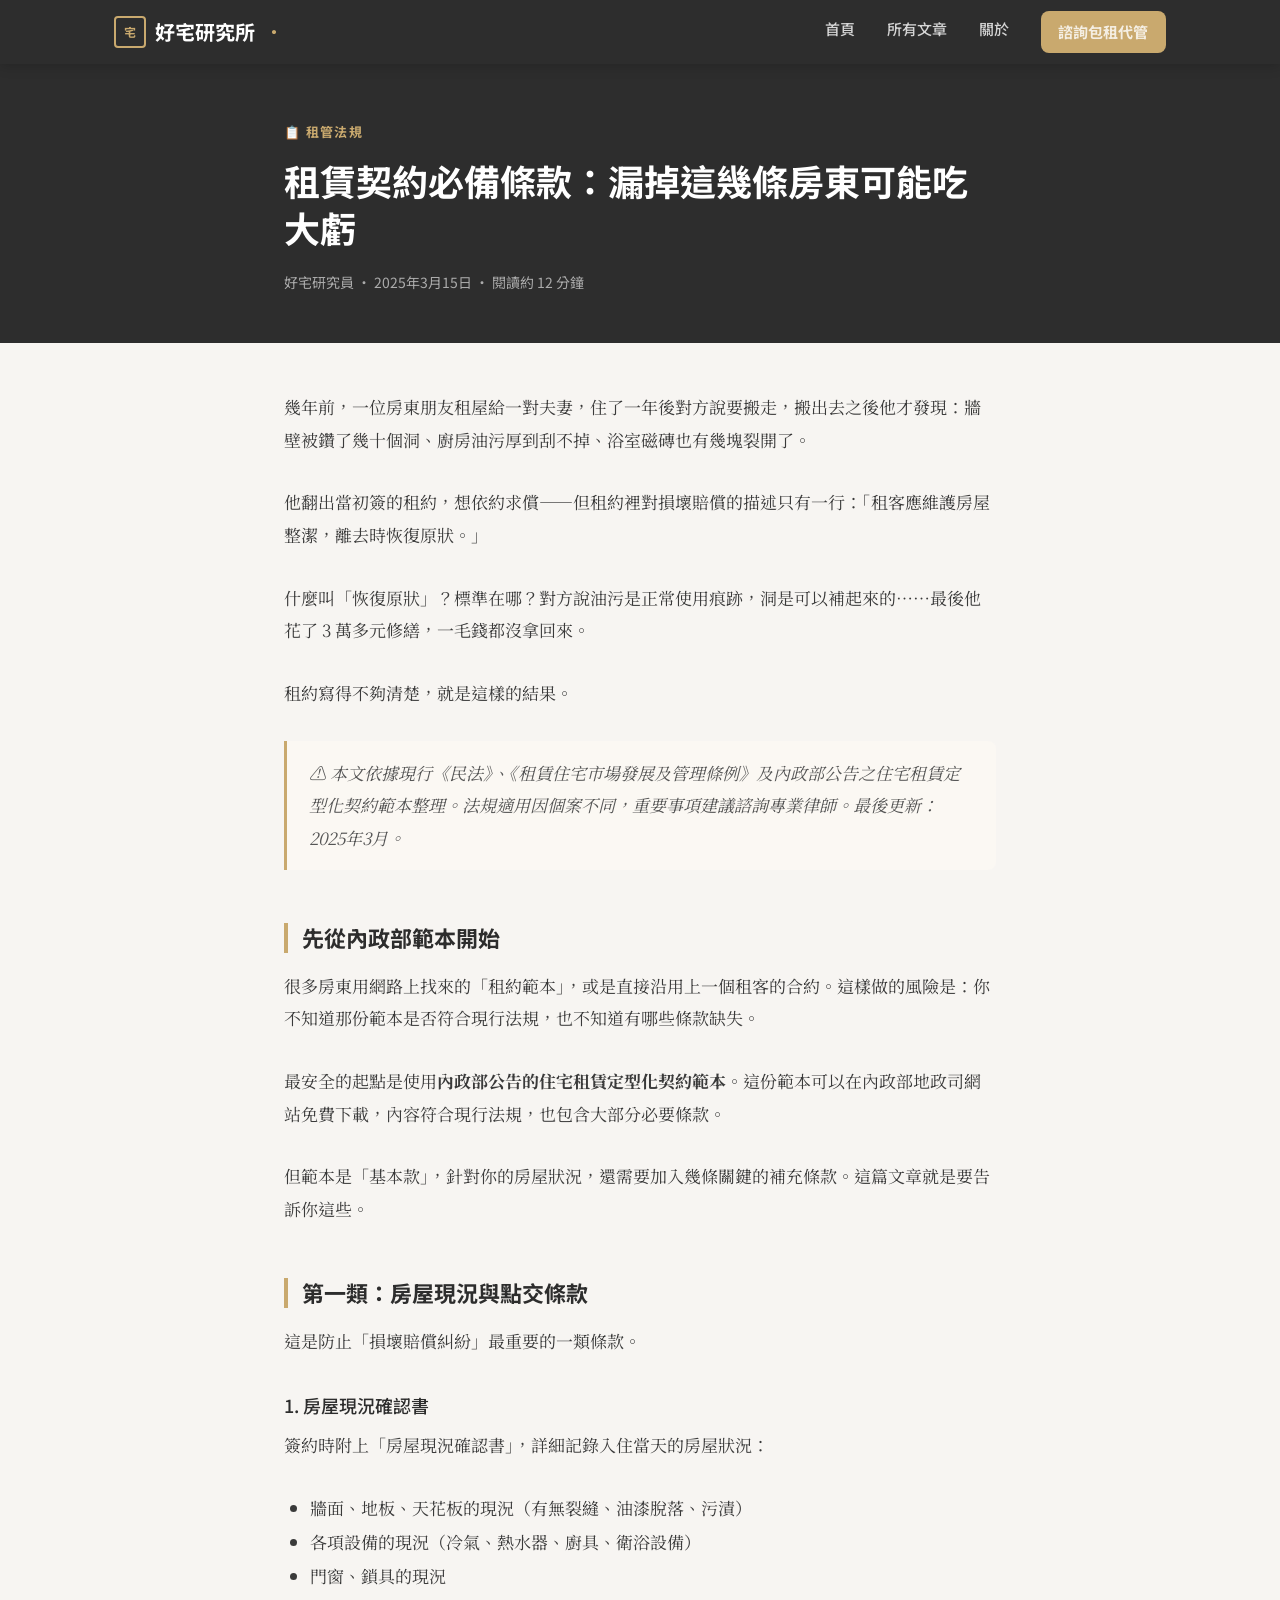
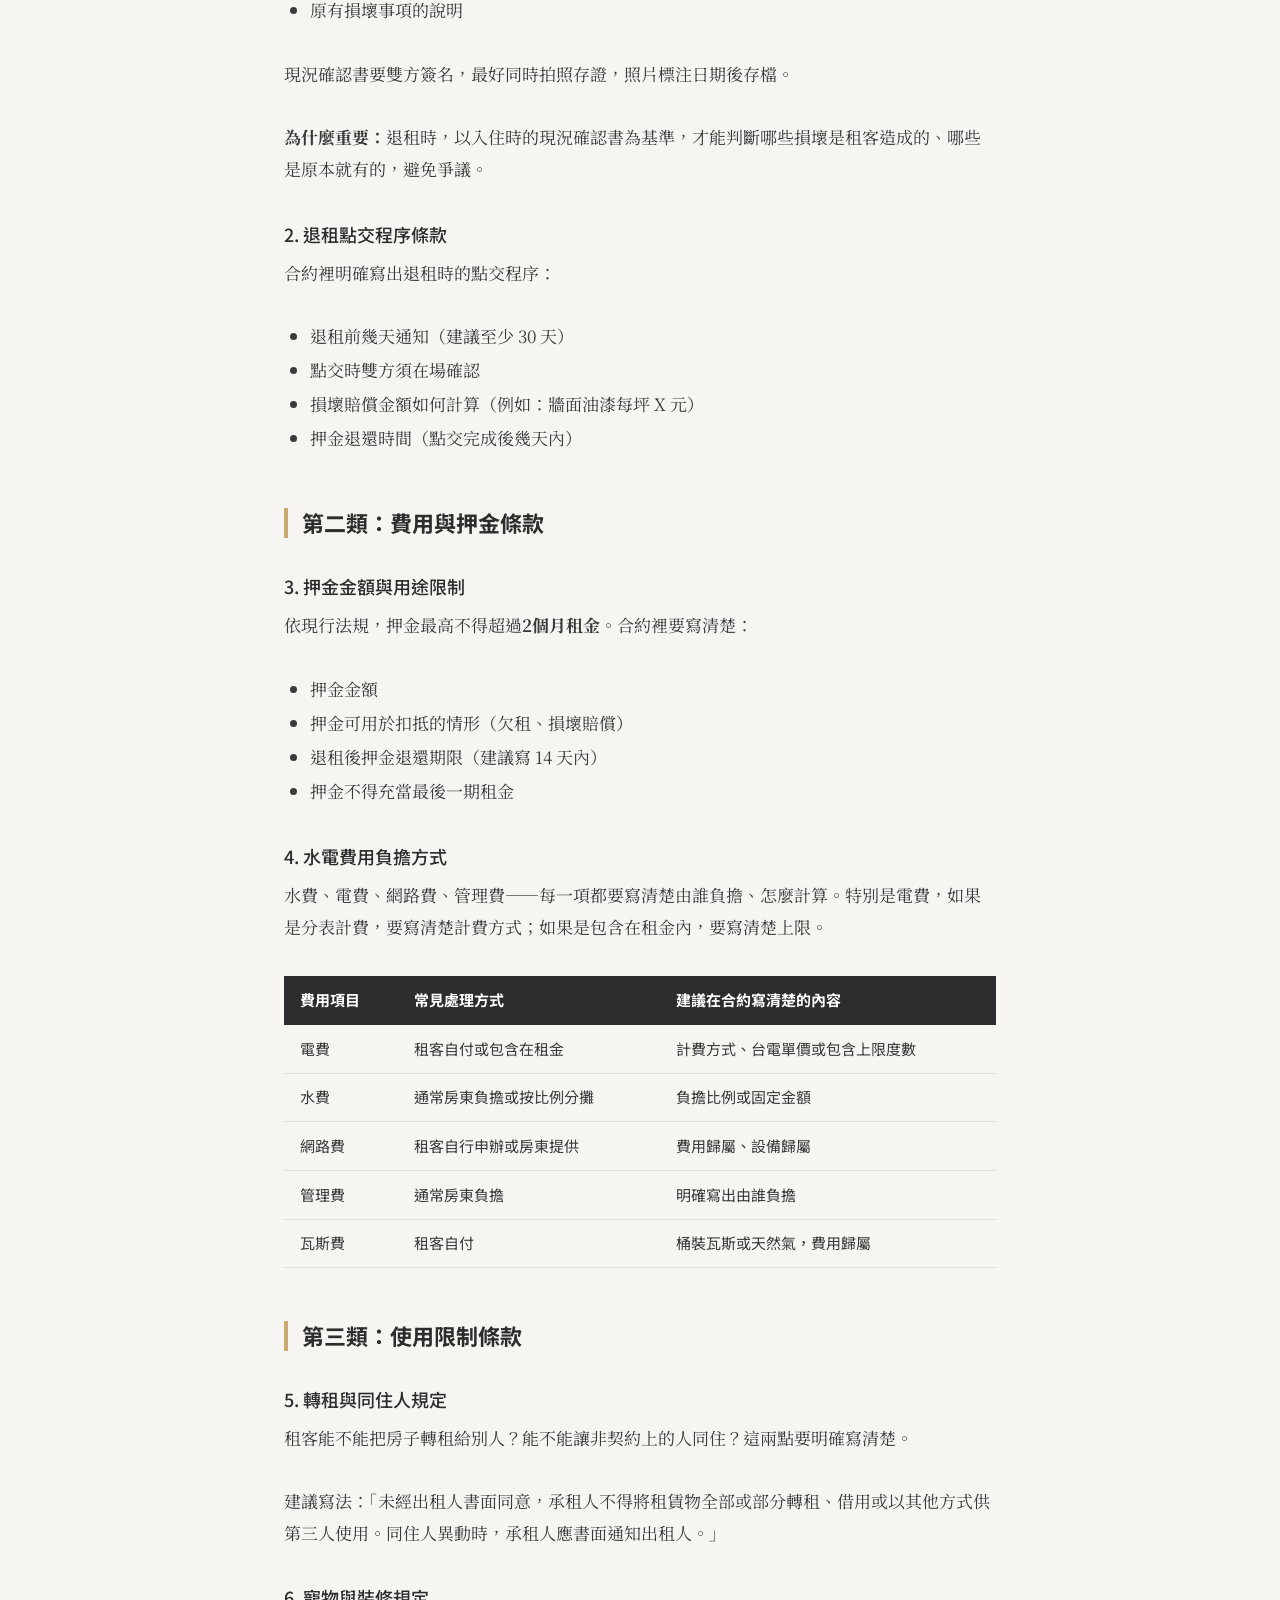
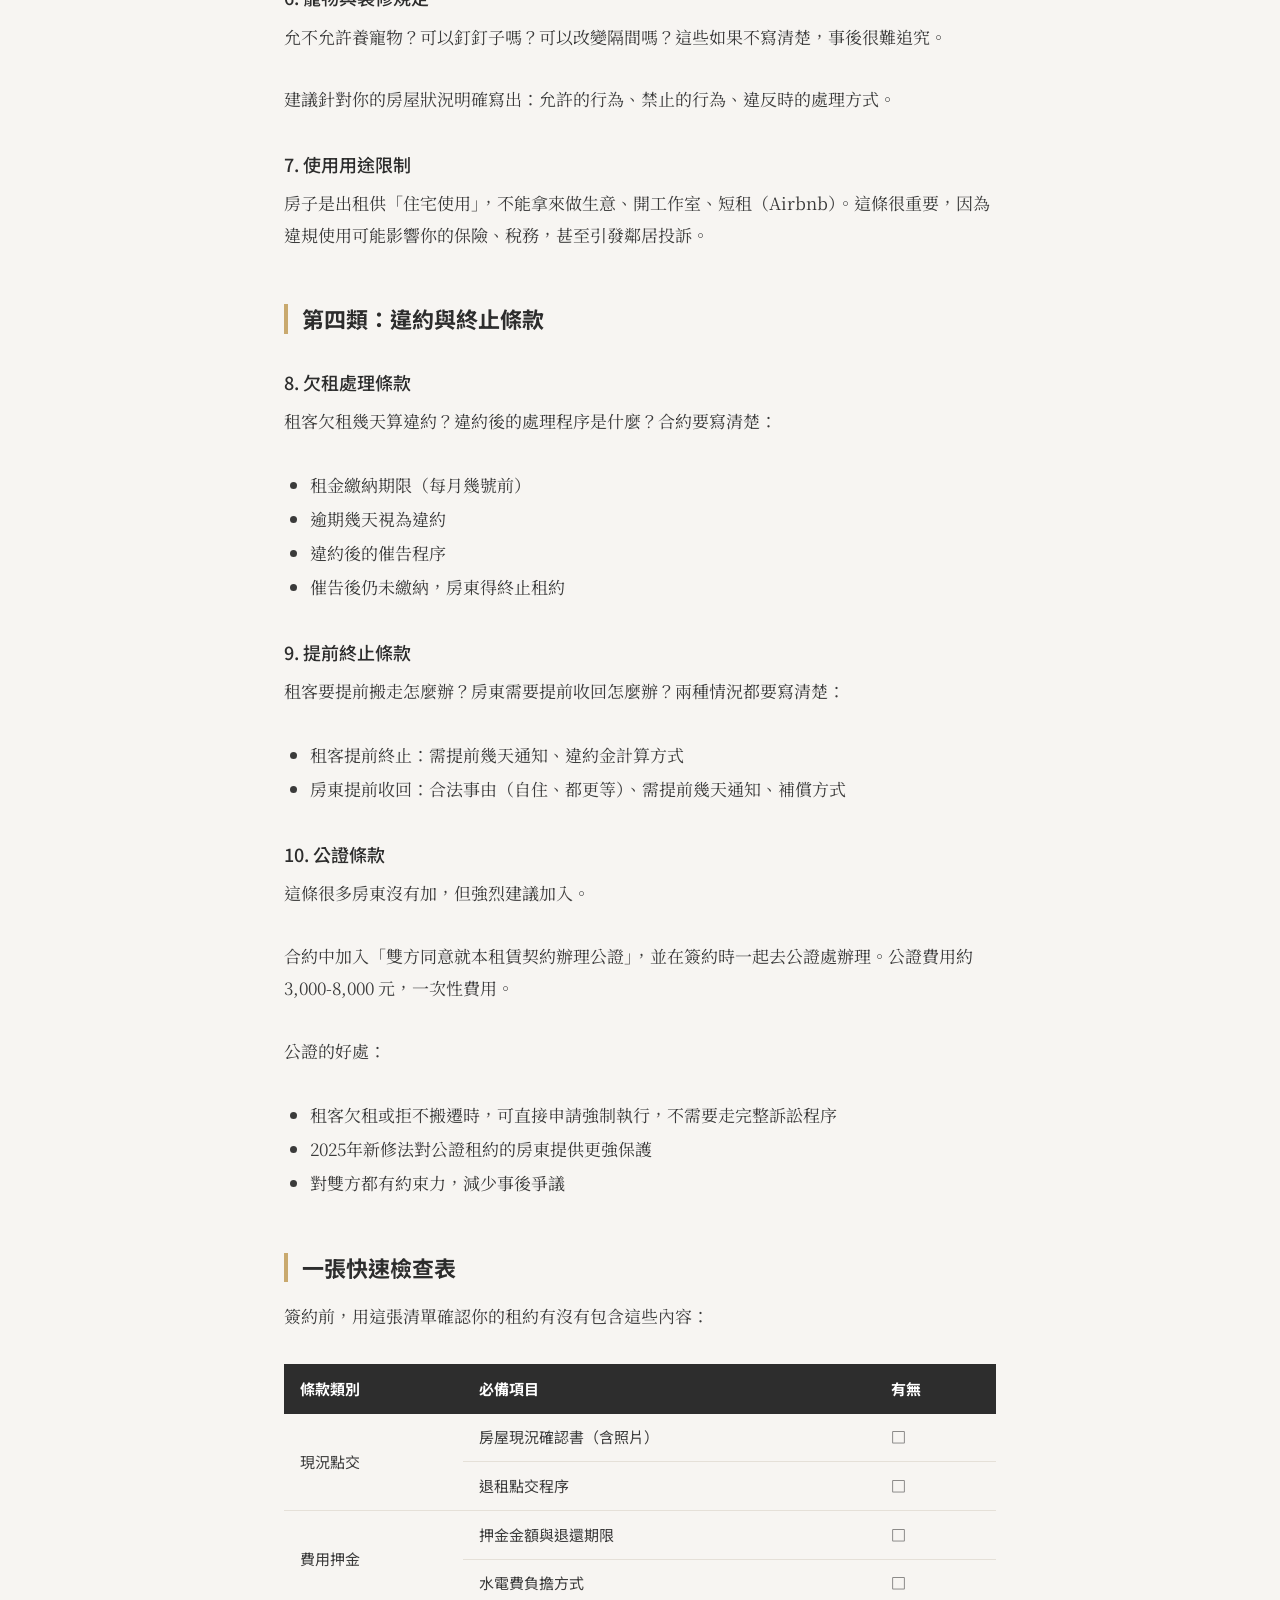
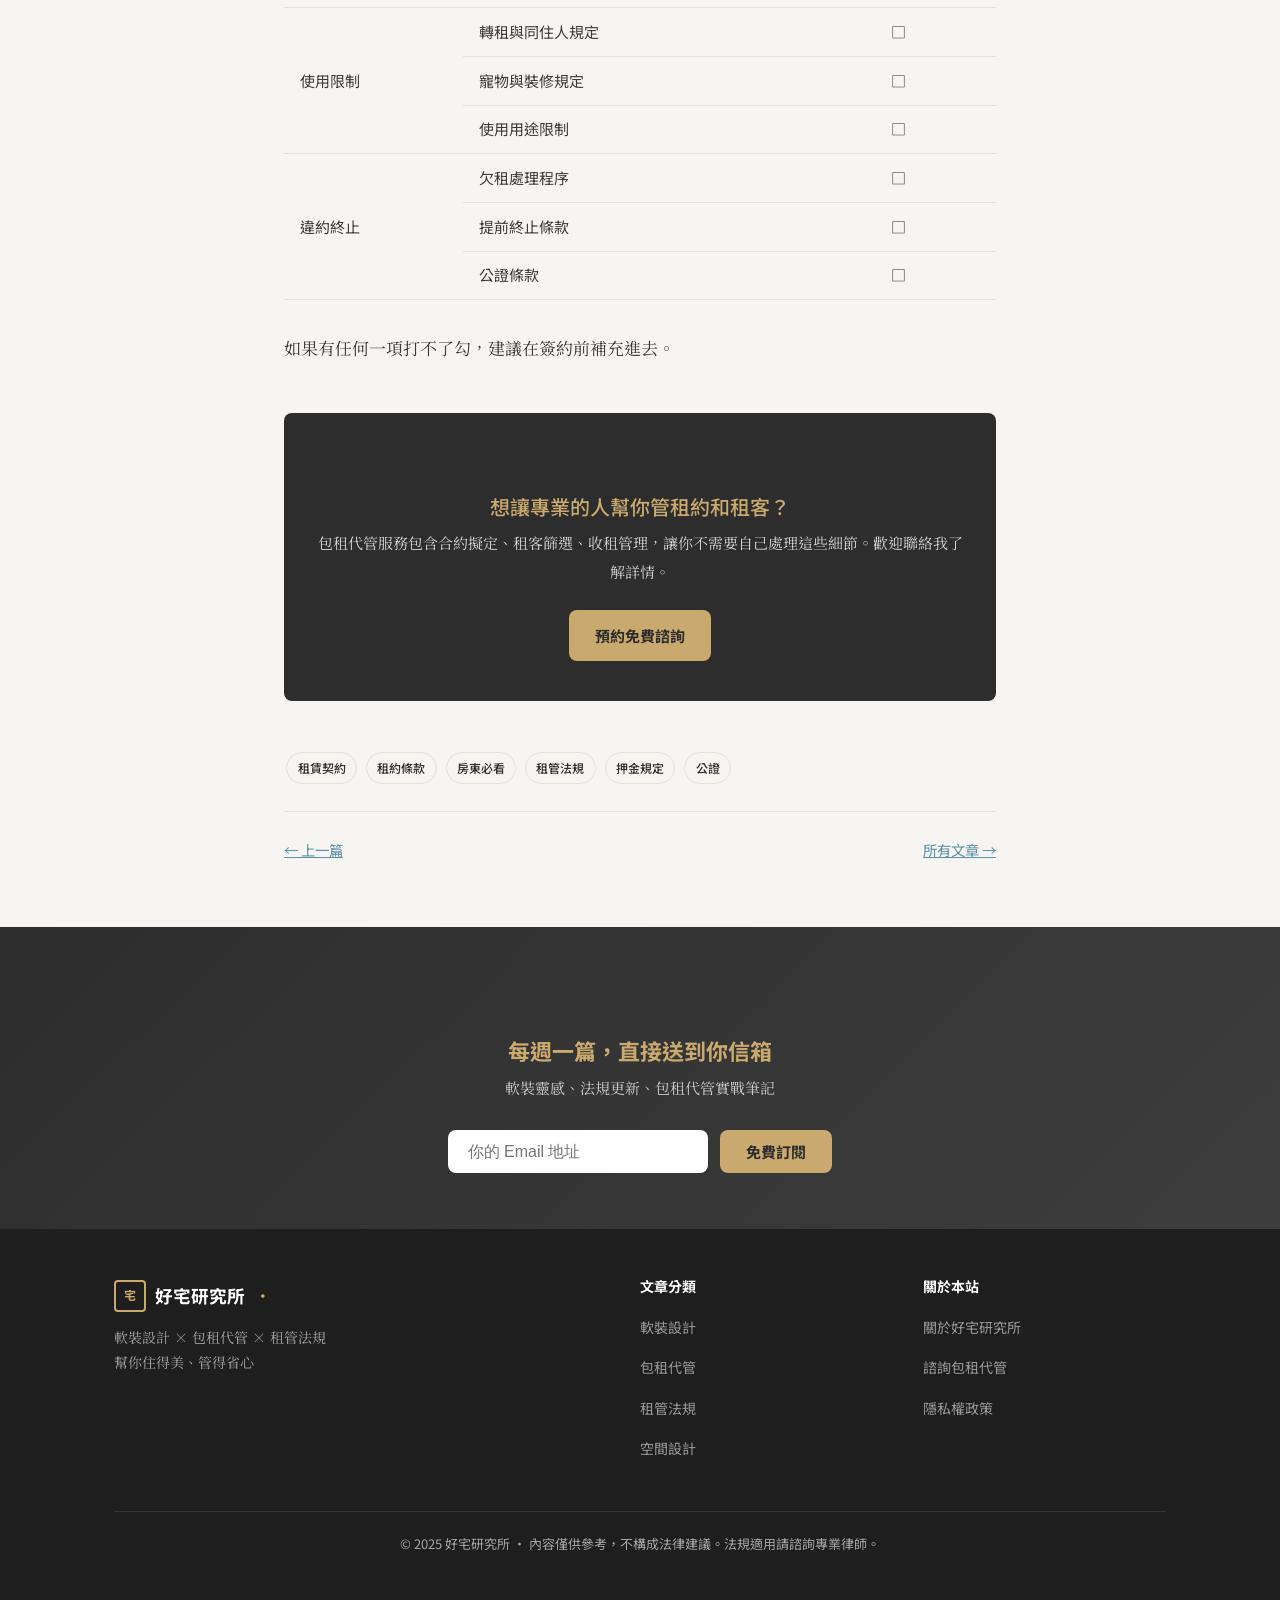
<file: articles/006-lease-contract-clauses.html>
<!DOCTYPE html>
<html lang="zh-Hant">
<head>
  <meta charset="UTF-8">
  <meta name="viewport" content="width=device-width, initial-scale=1.0">
  <title>租賃契約必備條款：漏掉這幾條房東可能吃大虧｜好宅研究所</title>
  <meta name="description" content="租約不只是格式問題，缺少這幾條關鍵條款，發生糾紛時你可能一點保障都沒有。房東必看的租賃契約完整指南。">
  <meta property="og:title" content="租賃契約必備條款：漏掉這幾條房東可能吃大虧">
  <meta property="og:description" content="租約不只是格式問題，缺少這幾條關鍵條款，發生糾紛時你可能一點保障都沒有。房東必看的租賃契約完整指南。">
  <meta property="og:type" content="article">
  <meta property="og:url" content="https://sophiewulala.github.io/articles/006-lease-contract-clauses.html">
  <meta property="og:image" content="https://sophiewulala.github.io/images/articles/006-lease-contract.jpg">
  <meta property="og:site_name" content="好宅研究所">
  <meta property="og:locale" content="zh_TW">
  <meta property="article:published_time" content="2025-03-15">
  <meta property="article:author" content="好宅研究員">
  <meta property="article:section" content="租管法規">
  <meta property="article:tag" content="租賃契約,條款,法規,房東">
  <meta name="twitter:card" content="summary_large_image">
  <meta name="author" content="好宅研究員">
  <meta name="robots" content="index, follow">
  <link rel="canonical" href="https://sophiewulala.github.io/articles/006-lease-contract-clauses.html">
  <link rel="icon" href="/favicon.svg" type="image/svg+xml">
  <link rel="stylesheet" href="../css/style.css">
  <script type="application/ld+json">
  {
    "@context": "https://schema.org",
    "@type": "Article",
    "headline": "租賃契約必備條款：漏掉這幾條房東可能吃大虧",
    "description": "租約不只是格式問題，缺少這幾條關鍵條款，發生糾紛時你可能一點保障都沒有。房東必看的租賃契約完整指南。",
    "url": "https://sophiewulala.github.io/articles/006-lease-contract-clauses.html",
    "datePublished": "2025-03-15",
    "dateModified": "2025-03-15",
    "inLanguage": "zh-TW",
    "author": {
      "@type": "Person",
      "name": "好宅研究員",
      "url": "https://sophiewulala.github.io/about.html"
    },
    "publisher": {
      "@type": "Organization",
      "name": "好宅研究所",
      "url": "https://sophiewulala.github.io/"
    },
    "mainEntityOfPage": {
      "@type": "WebPage",
      "@id": "https://sophiewulala.github.io/articles/006-lease-contract-clauses.html"
    },
    "articleSection": "租管法規",
    "keywords": ["租賃契約", "條款", "法規", "房東", "租約", "違約條款"]
  }
  </script>
</head>
<body>

<header class="site-header">
  <div class="container">
    <a href="../index.html" class="site-logo">
      <div class="logo-icon">宅</div>
      好宅研究所<span class="accent">．</span>
    </a>
    <button class="nav-toggle" aria-label="開啟選單" onclick="toggleNav()">
      <span></span><span></span><span></span>
    </button>
    <nav class="site-nav" id="siteNav">
      <a href="../index.html">首頁</a>
      <a href="../articles.html">所有文章</a>
      <a href="../about.html">關於</a>
      <a href="../contact.html" class="nav-cta">諮詢包租代管</a>
    </nav>
  </div>
</header>

<div class="article-header">
  <div class="container--narrow">
    <div class="article-cat">📋 租管法規</div>
    <h1>租賃契約必備條款：漏掉這幾條房東可能吃大虧</h1>
    <div class="article-meta">好宅研究員 · 2025年3月15日 · 閱讀約 12 分鐘</div>
  </div>
</div>

<main class="article-body">
  <div class="container--narrow">

    <p>幾年前，一位房東朋友租屋給一對夫妻，住了一年後對方說要搬走，搬出去之後他才發現：牆壁被鑽了幾十個洞、廚房油污厚到刮不掉、浴室磁磚也有幾塊裂開了。</p>

    <p>他翻出當初簽的租約，想依約求償——但租約裡對損壞賠償的描述只有一行：「租客應維護房屋整潔，離去時恢復原狀。」</p>

    <p>什麼叫「恢復原狀」？標準在哪？對方說油污是正常使用痕跡，洞是可以補起來的……最後他花了 3 萬多元修繕，一毛錢都沒拿回來。</p>

    <p>租約寫得不夠清楚，就是這樣的結果。</p>

    <blockquote>
      ⚠️ 本文依據現行《民法》、《租賃住宅市場發展及管理條例》及內政部公告之住宅租賃定型化契約範本整理。法規適用因個案不同，重要事項建議諮詢專業律師。最後更新：2025年3月。
    </blockquote>

    <h2>先從內政部範本開始</h2>

    <p>很多房東用網路上找來的「租約範本」，或是直接沿用上一個租客的合約。這樣做的風險是：你不知道那份範本是否符合現行法規，也不知道有哪些條款缺失。</p>

    <p>最安全的起點是使用<strong>內政部公告的住宅租賃定型化契約範本</strong>。這份範本可以在內政部地政司網站免費下載，內容符合現行法規，也包含大部分必要條款。</p>

    <p>但範本是「基本款」，針對你的房屋狀況，還需要加入幾條關鍵的補充條款。這篇文章就是要告訴你這些。</p>

    <h2>第一類：房屋現況與點交條款</h2>

    <p>這是防止「損壞賠償糾紛」最重要的一類條款。</p>

    <h3>1. 房屋現況確認書</h3>

    <p>簽約時附上「房屋現況確認書」，詳細記錄入住當天的房屋狀況：</p>

    <ul style="margin: 0 0 1.8em 1.5em; line-height: 2;">
      <li>牆面、地板、天花板的現況（有無裂縫、油漆脫落、污漬）</li>
      <li>各項設備的現況（冷氣、熱水器、廚具、衛浴設備）</li>
      <li>門窗、鎖具的現況</li>
      <li>原有損壞事項的說明</li>
    </ul>

    <p>現況確認書要雙方簽名，最好同時拍照存證，照片標注日期後存檔。</p>

    <p><strong>為什麼重要：</strong>退租時，以入住時的現況確認書為基準，才能判斷哪些損壞是租客造成的、哪些是原本就有的，避免爭議。</p>

    <h3>2. 退租點交程序條款</h3>

    <p>合約裡明確寫出退租時的點交程序：</p>

    <ul style="margin: 0 0 1.8em 1.5em; line-height: 2;">
      <li>退租前幾天通知（建議至少 30 天）</li>
      <li>點交時雙方須在場確認</li>
      <li>損壞賠償金額如何計算（例如：牆面油漆每坪 X 元）</li>
      <li>押金退還時間（點交完成後幾天內）</li>
    </ul>

    <h2>第二類：費用與押金條款</h2>

    <h3>3. 押金金額與用途限制</h3>

    <p>依現行法規，押金最高不得超過<strong>2個月租金</strong>。合約裡要寫清楚：</p>

    <ul style="margin: 0 0 1.8em 1.5em; line-height: 2;">
      <li>押金金額</li>
      <li>押金可用於扣抵的情形（欠租、損壞賠償）</li>
      <li>退租後押金退還期限（建議寫 14 天內）</li>
      <li>押金不得充當最後一期租金</li>
    </ul>

    <h3>4. 水電費用負擔方式</h3>

    <p>水費、電費、網路費、管理費——每一項都要寫清楚由誰負擔、怎麼計算。特別是電費，如果是分表計費，要寫清楚計費方式；如果是包含在租金內，要寫清楚上限。</p>

    <table>
      <thead>
        <tr><th>費用項目</th><th>常見處理方式</th><th>建議在合約寫清楚的內容</th></tr>
      </thead>
      <tbody>
        <tr><td>電費</td><td>租客自付或包含在租金</td><td>計費方式、台電單價或包含上限度數</td></tr>
        <tr><td>水費</td><td>通常房東負擔或按比例分攤</td><td>負擔比例或固定金額</td></tr>
        <tr><td>網路費</td><td>租客自行申辦或房東提供</td><td>費用歸屬、設備歸屬</td></tr>
        <tr><td>管理費</td><td>通常房東負擔</td><td>明確寫出由誰負擔</td></tr>
        <tr><td>瓦斯費</td><td>租客自付</td><td>桶裝瓦斯或天然氣，費用歸屬</td></tr>
      </tbody>
    </table>

    <h2>第三類：使用限制條款</h2>

    <h3>5. 轉租與同住人規定</h3>

    <p>租客能不能把房子轉租給別人？能不能讓非契約上的人同住？這兩點要明確寫清楚。</p>

    <p>建議寫法：「未經出租人書面同意，承租人不得將租賃物全部或部分轉租、借用或以其他方式供第三人使用。同住人異動時，承租人應書面通知出租人。」</p>

    <h3>6. 寵物與裝修規定</h3>

    <p>允不允許養寵物？可以釘釘子嗎？可以改變隔間嗎？這些如果不寫清楚，事後很難追究。</p>

    <p>建議針對你的房屋狀況明確寫出：允許的行為、禁止的行為、違反時的處理方式。</p>

    <h3>7. 使用用途限制</h3>

    <p>房子是出租供「住宅使用」，不能拿來做生意、開工作室、短租（Airbnb）。這條很重要，因為違規使用可能影響你的保險、稅務，甚至引發鄰居投訴。</p>

    <h2>第四類：違約與終止條款</h2>

    <h3>8. 欠租處理條款</h3>

    <p>租客欠租幾天算違約？違約後的處理程序是什麼？合約要寫清楚：</p>

    <ul style="margin: 0 0 1.8em 1.5em; line-height: 2;">
      <li>租金繳納期限（每月幾號前）</li>
      <li>逾期幾天視為違約</li>
      <li>違約後的催告程序</li>
      <li>催告後仍未繳納，房東得終止租約</li>
    </ul>

    <h3>9. 提前終止條款</h3>

    <p>租客要提前搬走怎麼辦？房東需要提前收回怎麼辦？兩種情況都要寫清楚：</p>

    <ul style="margin: 0 0 1.8em 1.5em; line-height: 2;">
      <li>租客提前終止：需提前幾天通知、違約金計算方式</li>
      <li>房東提前收回：合法事由（自住、都更等）、需提前幾天通知、補償方式</li>
    </ul>

    <h3>10. 公證條款</h3>

    <p>這條很多房東沒有加，但強烈建議加入。</p>

    <p>合約中加入「雙方同意就本租賃契約辦理公證」，並在簽約時一起去公證處辦理。公證費用約 3,000-8,000 元，一次性費用。</p>

    <p>公證的好處：</p>
    <ul style="margin: 0 0 1.8em 1.5em; line-height: 2;">
      <li>租客欠租或拒不搬遷時，可直接申請強制執行，不需要走完整訴訟程序</li>
      <li>2025年新修法對公證租約的房東提供更強保護</li>
      <li>對雙方都有約束力，減少事後爭議</li>
    </ul>

    <h2>一張快速檢查表</h2>

    <p>簽約前，用這張清單確認你的租約有沒有包含這些內容：</p>

    <table>
      <thead>
        <tr><th>條款類別</th><th>必備項目</th><th>有無</th></tr>
      </thead>
      <tbody>
        <tr><td rowspan="2">現況點交</td><td>房屋現況確認書（含照片）</td><td>□</td></tr>
        <tr><td>退租點交程序</td><td>□</td></tr>
        <tr><td rowspan="2">費用押金</td><td>押金金額與退還期限</td><td>□</td></tr>
        <tr><td>水電費負擔方式</td><td>□</td></tr>
        <tr><td rowspan="3">使用限制</td><td>轉租與同住人規定</td><td>□</td></tr>
        <tr><td>寵物與裝修規定</td><td>□</td></tr>
        <tr><td>使用用途限制</td><td>□</td></tr>
        <tr><td rowspan="3">違約終止</td><td>欠租處理程序</td><td>□</td></tr>
        <tr><td>提前終止條款</td><td>□</td></tr>
        <tr><td>公證條款</td><td>□</td></tr>
      </tbody>
    </table>

    <p>如果有任何一項打不了勾，建議在簽約前補充進去。</p>

    <div class="cta-box">
      <h3>想讓專業的人幫你管租約和租客？</h3>
      <p>包租代管服務包含合約擬定、租客篩選、收租管理，讓你不需要自己處理這些細節。歡迎聯絡我了解詳情。</p>
      <a href="../contact.html" class="btn btn--gold">預約免費諮詢</a>
    </div>

    <div style="margin: 2.5rem 0 1rem;">
      <a href="#" class="tag">租賃契約</a>
      <a href="#" class="tag">租約條款</a>
      <a href="#" class="tag">房東必看</a>
      <a href="#" class="tag">租管法規</a>
      <a href="#" class="tag">押金規定</a>
      <a href="#" class="tag">公證</a>
    </div>

    <div style="display:flex; justify-content:space-between; border-top:1px solid var(--c-border); padding-top:1.5rem; margin-top:1.5rem; font-family:var(--f-title); font-size:.9rem;">
      <a href="005-rental-mgmt-cost.html" style="color:var(--c-blue);">← 上一篇</a>
      <a href="../articles.html" style="color:var(--c-blue);">所有文章 →</a>
    </div>

  </div>
</main>

<section class="subscribe-strip">
  <div class="container--narrow">
    <h2>每週一篇，直接送到你信箱</h2>
    <p>軟裝靈感、法規更新、包租代管實戰筆記</p>
    <form action="https://formspree.io/f/xwvdppdq" method="POST" style="display:flex;gap:.75rem;justify-content:center;flex-wrap:wrap;">
      <input type="email" name="email" placeholder="你的 Email 地址" required style="padding:.7rem 1.2rem;border-radius:8px;border:none;font-size:1rem;min-width:260px;">
      <button type="submit" class="btn btn--gold">免費訂閱</button>
    </form>
  </div>
</section>

<footer class="site-footer">
  <div class="container">
    <div class="footer-grid">
      <div class="footer-brand">
        <a href="../index.html" class="site-logo" style="margin-bottom:.8rem;display:inline-flex;">
          <div class="logo-icon">宅</div>
          好宅研究所<span class="accent">．</span>
        </a>
        <p>軟裝設計 × 包租代管 × 租管法規<br>幫你住得美、管得省心</p>
      </div>
      <div class="footer-col">
        <h4>文章分類</h4>
        <ul>
          <li><a href="../category-soft-decor.html">軟裝設計</a></li>
          <li><a href="../category-rental-mgmt.html">包租代管</a></li>
          <li><a href="../category-law.html">租管法規</a></li>
          <li><a href="../category-space.html">空間設計</a></li>
        </ul>
      </div>
      <div class="footer-col">
        <h4>關於本站</h4>
        <ul>
          <li><a href="../about.html">關於好宅研究所</a></li>
          <li><a href="../contact.html">諮詢包租代管</a></li>
          <li><a href="../privacy.html">隱私權政策</a></li>
        </ul>
      </div>
    </div>
    <div class="footer-bottom">
      <p>© 2025 好宅研究所 · 內容僅供參考，不構成法律建議。法規適用請諮詢專業律師。</p>
    </div>
  </div>
</footer>

<script>
function toggleNav() { document.getElementById('siteNav').classList.toggle('open'); }
</script>
</body>
</html>
</file>
<file: css/style.css>
/* ═══════════════════════════════════════
   好宅研究所 — 品牌樣式系統
   品牌色：炭灰 #2D2D2D｜暖金 #C9A96E｜礦石藍 #5B8FA8｜米白 #F7F5F2
   字型：Noto Sans TC（標題）/ Noto Serif TC（內文）
═══════════════════════════════════════ */

@import url('https://fonts.googleapis.com/css2?family=Noto+Sans+TC:wght@400;500;700&family=Noto+Serif+TC:wght@400;700&display=swap');

/* ── Reset & Base ── */
*, *::before, *::after { box-sizing: border-box; margin: 0; padding: 0; }

:root {
  --c-charcoal:  #2D2D2D;
  --c-gold:      #C9A96E;
  --c-blue:      #5B8FA8;
  --c-cream:     #F7F5F2;
  --c-white:     #FFFFFF;
  --c-gold-light:#FBF8F3;
  --c-text:      #3A3A3A;
  --c-muted:     #888888;
  --c-border:    #E5E0D8;

  --f-title: 'Noto Sans TC', sans-serif;
  --f-body:  'Noto Serif TC', serif;

  --fs-h1: 2rem;
  --fs-h2: 1.375rem;
  --fs-h3: 1.125rem;
  --fs-body: 1.0625rem;
  --fs-small: 0.8125rem;

  --lh-body: 1.9;
  --gap-section: 4rem;
  --gap-para: 1.8em;

  --max-w: 760px;
  --max-w-wide: 1100px;
  --radius: 8px;
}

html { font-size: 16px; scroll-behavior: smooth; }

body {
  font-family: var(--f-body);
  font-size: var(--fs-body);
  line-height: var(--lh-body);
  color: var(--c-text);
  background: var(--c-cream);
}

img { max-width: 100%; height: auto; display: block; }
a { color: var(--c-blue); text-decoration: underline; transition: opacity .2s; }
a:hover { opacity: .75; }

/* ── Typography ── */
h1, h2, h3, h4 {
  font-family: var(--f-title);
  color: var(--c-charcoal);
  line-height: 1.35;
}
h1 { font-size: var(--fs-h1); font-weight: 700; }
h2 { font-size: var(--fs-h2); font-weight: 700; margin: 2.4em 0 .8em; }
h3 { font-size: var(--fs-h3); font-weight: 500; margin: 2em 0 .6em; }
p  { margin-bottom: var(--gap-para); }

/* ── Layout ── */
.container       { max-width: var(--max-w-wide); margin: 0 auto; padding: 0 1.5rem; }
.container--narrow { max-width: var(--max-w); margin: 0 auto; padding: 0 1.5rem; }

/* ── Header / Nav ── */
.site-header {
  background: var(--c-charcoal);
  position: sticky; top: 0; z-index: 100;
  box-shadow: 0 2px 12px rgba(0,0,0,.18);
}
.site-header .container {
  display: flex; align-items: center; justify-content: space-between;
  height: 64px;
}
.site-logo {
  font-family: var(--f-title);
  font-size: 1.25rem; font-weight: 700;
  color: var(--c-white) !important;
  text-decoration: none;
  display: flex; align-items: center; gap: .55rem;
}
.site-logo span.accent { color: var(--c-gold); }
.site-logo .logo-icon {
  width: 32px; height: 32px;
  border: 2px solid var(--c-gold); border-radius: 4px;
  display: flex; align-items: center; justify-content: center;
  font-size: .75rem; color: var(--c-gold); font-weight: 700;
}

.site-nav { display: flex; gap: 2rem; }
.site-nav a {
  font-family: var(--f-title);
  font-size: .9375rem; font-weight: 500;
  color: rgba(255,255,255,.8) !important;
  text-decoration: none;
  padding: .3rem 0;
  border-bottom: 2px solid transparent;
  transition: color .2s, border-color .2s;
}
.site-nav a:hover, .site-nav a.active {
  color: var(--c-gold) !important;
  border-bottom-color: var(--c-gold);
}

.nav-cta {
  background: var(--c-gold); color: var(--c-charcoal) !important;
  padding: .45rem 1.1rem !important; border-radius: var(--radius);
  font-weight: 700 !important; text-decoration: none !important;
  border-bottom: none !important; transition: opacity .2s !important;
}
.nav-cta:hover { opacity: .85 !important; }

/* hamburger */
.nav-toggle { display: none; background: none; border: none; cursor: pointer; padding: .4rem; }
.nav-toggle span {
  display: block; width: 24px; height: 2px;
  background: var(--c-white); margin: 5px 0;
  transition: transform .3s, opacity .3s;
}

/* ── Hero ── */
.hero {
  background: var(--c-charcoal);
  color: var(--c-white);
  padding: 5rem 0 4rem;
  text-align: center;
  position: relative; overflow: hidden;
}
.hero::before {
  content: '';
  position: absolute; inset: 0;
  background: linear-gradient(135deg, rgba(201,169,110,.12) 0%, transparent 60%);
  pointer-events: none;
}
.hero-tag {
  display: inline-block;
  font-family: var(--f-title); font-size: .8125rem; font-weight: 700;
  color: var(--c-gold); letter-spacing: .12em; text-transform: uppercase;
  border: 1px solid rgba(201,169,110,.5); border-radius: 20px;
  padding: .3rem .85rem; margin-bottom: 1.4rem;
}
.hero h1 {
  color: var(--c-white);
  font-size: clamp(1.75rem, 4vw, 2.75rem);
  margin-bottom: 1.1rem; line-height: 1.25;
}
.hero h1 em { color: var(--c-gold); font-style: normal; }
.hero p {
  font-size: 1.0625rem; color: rgba(255,255,255,.75);
  max-width: 560px; margin: 0 auto 2.2rem; line-height: 1.8;
}
.hero-actions { display: flex; gap: 1rem; justify-content: center; flex-wrap: wrap; }

.btn {
  display: inline-block;
  font-family: var(--f-title); font-size: .9375rem; font-weight: 700;
  padding: .7rem 1.6rem; border-radius: var(--radius);
  text-decoration: none; transition: opacity .2s, transform .15s;
  cursor: pointer; border: none;
}
.btn:hover { opacity: .88; transform: translateY(-1px); }
.btn--gold    { background: var(--c-gold);    color: var(--c-charcoal); }
.btn--outline { background: transparent; color: var(--c-white); border: 2px solid rgba(255,255,255,.5); }
.btn--blue    { background: var(--c-blue);    color: var(--c-white); }

/* ── Category Pills ── */
.category-bar {
  background: var(--c-white);
  border-bottom: 1px solid var(--c-border);
  padding: 0;
  overflow-x: auto; -webkit-overflow-scrolling: touch;
}
.category-bar .container { display: flex; gap: 0; }
.cat-pill {
  font-family: var(--f-title); font-size: .875rem; font-weight: 500;
  color: var(--c-muted); text-decoration: none;
  padding: .9rem 1.3rem; white-space: nowrap;
  border-bottom: 3px solid transparent;
  transition: color .2s, border-color .2s;
}
.cat-pill:hover, .cat-pill.active {
  color: var(--c-charcoal); border-bottom-color: var(--c-gold);
}

/* ── Card Grid ── */
.section { padding: var(--gap-section) 0; }
.section-title {
  font-family: var(--f-title); font-size: 1.25rem; font-weight: 700;
  color: var(--c-charcoal); margin-bottom: 2rem;
  display: flex; align-items: center; gap: .6rem;
}
.section-title::after {
  content: ''; flex: 1; height: 1px; background: var(--c-border);
}

.card-grid {
  display: grid;
  grid-template-columns: repeat(auto-fill, minmax(300px, 1fr));
  gap: 1.75rem;
}

.card {
  background: var(--c-white);
  border-radius: var(--radius);
  overflow: hidden;
  box-shadow: 0 2px 8px rgba(0,0,0,.06);
  transition: transform .2s, box-shadow .2s;
  display: flex; flex-direction: column;
}
.card:hover { transform: translateY(-4px); box-shadow: 0 8px 24px rgba(0,0,0,.1); }

.card-thumb {
  background: var(--c-charcoal);
  height: 180px; position: relative;
  display: flex; align-items: flex-end; padding: 1rem;
}
.card-thumb-bg {
  position: absolute; inset: 0;
  background: linear-gradient(135deg, var(--c-charcoal) 0%, #4a4a4a 100%);
}
.card-thumb-overlay {
  position: absolute; inset: 0;
  background: linear-gradient(to top, rgba(0,0,0,.55) 0%, transparent 60%);
}
.card-category {
  position: relative; z-index: 1;
  font-family: var(--f-title); font-size: .75rem; font-weight: 700;
  letter-spacing: .08em; text-transform: uppercase;
  background: var(--c-gold); color: var(--c-charcoal);
  padding: .2rem .55rem; border-radius: 4px;
}

.card-body { padding: 1.25rem 1.4rem 1.5rem; flex: 1; display: flex; flex-direction: column; }
.card-title {
  font-family: var(--f-title); font-size: 1rem; font-weight: 700;
  color: var(--c-charcoal); line-height: 1.5; margin-bottom: .65rem;
  text-decoration: none;
}
.card-title:hover { color: var(--c-blue); }
.card-excerpt { font-size: .9rem; color: var(--c-muted); line-height: 1.7; margin-bottom: 1rem; flex: 1; }
.card-meta {
  display: flex; align-items: center; justify-content: space-between;
  font-family: var(--f-title); font-size: .8125rem; color: var(--c-muted);
  border-top: 1px solid var(--c-border); padding-top: .75rem; margin-top: auto;
}
.card-read-more {
  color: var(--c-blue); font-weight: 700; text-decoration: none; font-size: .875rem;
}

/* ── Featured Card ── */
.card--featured {
  grid-column: 1 / -1;
  flex-direction: row;
}
.card--featured .card-thumb { height: auto; min-height: 220px; flex: 0 0 42%; }
.card--featured .card-body { padding: 2rem 2rem 2rem 1.75rem; }
.card--featured .card-title { font-size: 1.25rem; margin-bottom: .8rem; }

/* ── Article Page ── */
.article-header {
  background: var(--c-charcoal); color: var(--c-white);
  padding: 3.5rem 0 3rem;
}
.article-header .article-cat {
  font-family: var(--f-title); font-size: .8125rem; font-weight: 700;
  color: var(--c-gold); letter-spacing: .1em; text-transform: uppercase;
  margin-bottom: .8rem;
}
.article-header h1 { color: var(--c-white); font-size: clamp(1.5rem, 3.5vw, 2.25rem); line-height: 1.3; }
.article-meta { margin-top: 1.1rem; font-size: .875rem; color: rgba(255,255,255,.6); font-family: var(--f-title); }

.article-body { padding: 3rem 0 4rem; }
.article-body h2 {
  border-left: 4px solid var(--c-gold);
  padding-left: .85rem;
}
.article-body blockquote {
  border-left: 3px solid var(--c-gold);
  background: var(--c-gold-light);
  padding: 1rem 1.4rem;
  margin: 2rem 0;
  border-radius: 0 var(--radius) var(--radius) 0;
  font-style: italic; color: #555;
}
.article-body table {
  width: 100%; border-collapse: collapse; margin: 2rem 0;
  font-size: .9375rem; font-family: var(--f-title);
}
.article-body th {
  background: var(--c-charcoal); color: var(--c-white);
  padding: .65rem 1rem; text-align: left; font-weight: 700;
}
.article-body td { padding: .6rem 1rem; border-bottom: 1px solid var(--c-border); }
.article-body tr:nth-child(even) td { background: var(--c-cream); }
.article-body img { border-radius: var(--radius); margin: 2rem auto; }
.article-body figcaption { text-align: center; color: var(--c-muted); font-size: var(--fs-small); margin-top: .4rem; font-family: var(--f-title); }

/* ── Tag ── */
.tag {
  display: inline-block;
  font-family: var(--f-title); font-size: .75rem; font-weight: 500;
  background: var(--c-cream); color: var(--c-charcoal);
  border: 1px solid var(--c-border); border-radius: 20px;
  padding: .2rem .65rem; margin: .2rem .15rem;
  text-decoration: none;
}
.tag:hover { background: var(--c-gold); border-color: var(--c-gold); color: var(--c-charcoal); }

/* ── CTA Box ── */
.cta-box {
  background: var(--c-charcoal); color: var(--c-white);
  border-radius: var(--radius); padding: 2.5rem 2rem;
  text-align: center; margin: 3rem 0;
}
.cta-box h3 { color: var(--c-gold); font-size: 1.25rem; margin-bottom: .6rem; }
.cta-box p  { color: rgba(255,255,255,.8); margin-bottom: 1.5rem; font-size: .9375rem; }

/* ── Subscribe Strip ── */
.subscribe-strip {
  background: linear-gradient(135deg, var(--c-charcoal) 0%, #3d3d3d 100%);
  padding: 3.5rem 0; text-align: center;
}
.subscribe-strip h2 { color: var(--c-gold); margin-bottom: .5rem; }
.subscribe-strip p  { color: rgba(255,255,255,.75); margin-bottom: 1.75rem; font-size: .9375rem; }
.subscribe-form { display: flex; gap: .75rem; justify-content: center; flex-wrap: wrap; }
.subscribe-form input[type="email"] {
  padding: .7rem 1.2rem; border-radius: var(--radius); border: none;
  font-size: 1rem; min-width: 260px;
  font-family: var(--f-body);
}
.subscribe-form input[type="email"]:focus { outline: 2px solid var(--c-gold); }

/* ── About Strip ── */
.about-strip {
  background: var(--c-white); border-top: 1px solid var(--c-border);
  padding: 3rem 0;
}
.about-strip .container { display: flex; align-items: center; gap: 2rem; }
.about-avatar {
  width: 80px; height: 80px; border-radius: 50%; flex-shrink: 0;
  background: var(--c-charcoal);
  display: flex; align-items: center; justify-content: center;
  font-family: var(--f-title); font-size: 1.5rem; color: var(--c-gold); font-weight: 700;
}
.about-strip h3 { font-family: var(--f-title); font-size: 1rem; margin-bottom: .3rem; }
.about-strip p  { font-size: .9rem; color: var(--c-muted); line-height: 1.7; margin: 0; }

/* ── Footer ── */
.site-footer {
  background: #1E1E1E; color: rgba(255,255,255,.6);
  padding: 3rem 0 1.5rem;
}
.footer-grid {
  display: grid; grid-template-columns: 2fr 1fr 1fr;
  gap: 2.5rem; margin-bottom: 2.5rem;
}
.footer-brand .site-logo { font-size: 1.1rem; margin-bottom: .8rem; }
.footer-brand p { font-size: .875rem; line-height: 1.75; }
.footer-col h4 {
  font-family: var(--f-title); font-size: .875rem; font-weight: 700;
  color: var(--c-white); margin-bottom: .85rem;
}
.footer-col ul { list-style: none; }
.footer-col li { margin-bottom: .5rem; }
.footer-col a { color: rgba(255,255,255,.55); text-decoration: none; font-size: .875rem; font-family: var(--f-title); }
.footer-col a:hover { color: var(--c-gold); }
.footer-bottom {
  border-top: 1px solid rgba(255,255,255,.1);
  padding-top: 1.25rem; text-align: center;
  font-family: var(--f-title); font-size: .8125rem;
}

/* ── Responsive ── */
@media (max-width: 768px) {
  :root { --fs-h1: 1.625rem; --fs-h2: 1.25rem; }

  .site-nav { display: none; flex-direction: column; position: absolute;
    top: 64px; left: 0; right: 0; background: var(--c-charcoal);
    padding: 1.2rem 1.5rem; gap: 0; border-top: 1px solid rgba(255,255,255,.1); }
  .site-nav.open { display: flex; }
  .site-nav a { padding: .7rem 0; border-bottom: 1px solid rgba(255,255,255,.08); }
  .nav-toggle { display: block; }

  .card--featured { flex-direction: column; }
  .card--featured .card-thumb { flex: none; min-height: 180px; }

  .footer-grid { grid-template-columns: 1fr; gap: 1.75rem; }
  .about-strip .container { flex-direction: column; text-align: center; }

  .hero { padding: 3.5rem 0 3rem; }
  .hero-actions { flex-direction: column; align-items: center; }
  .btn { width: 100%; max-width: 280px; text-align: center; }
}
</file>
